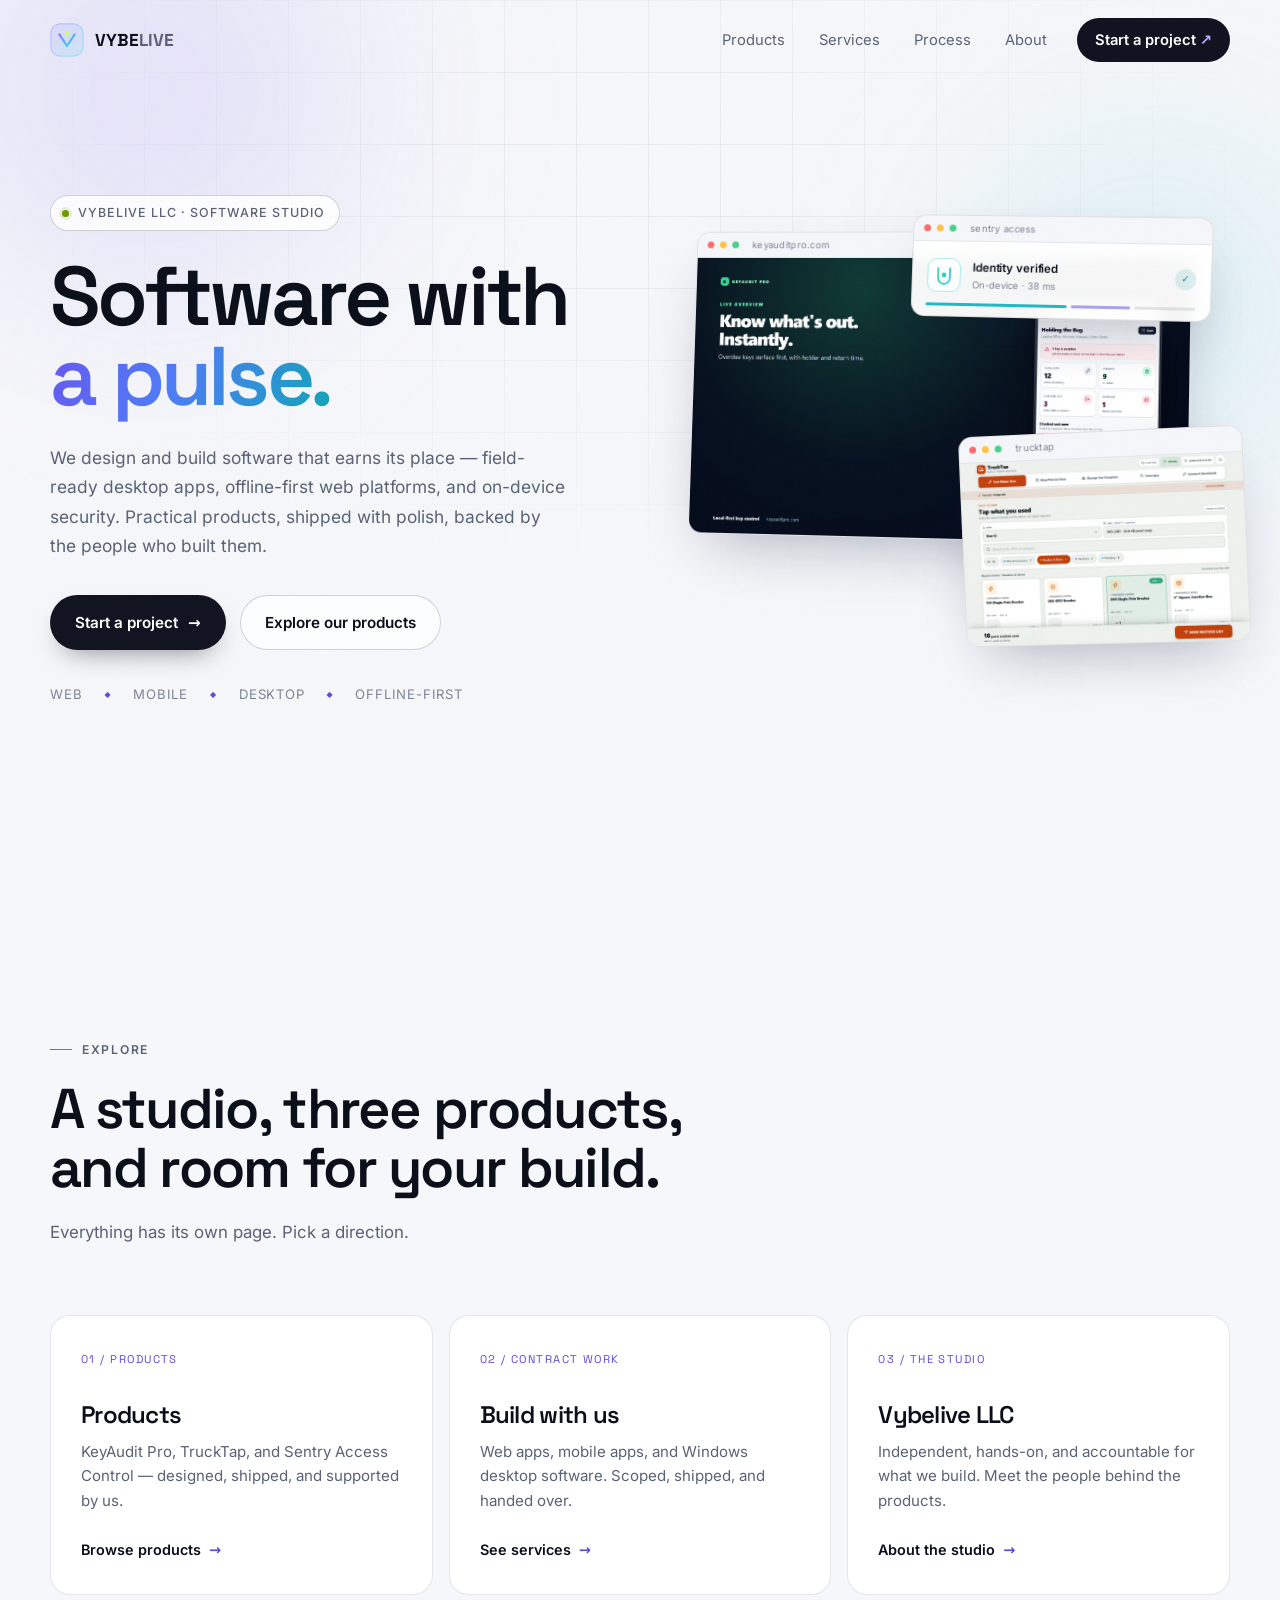
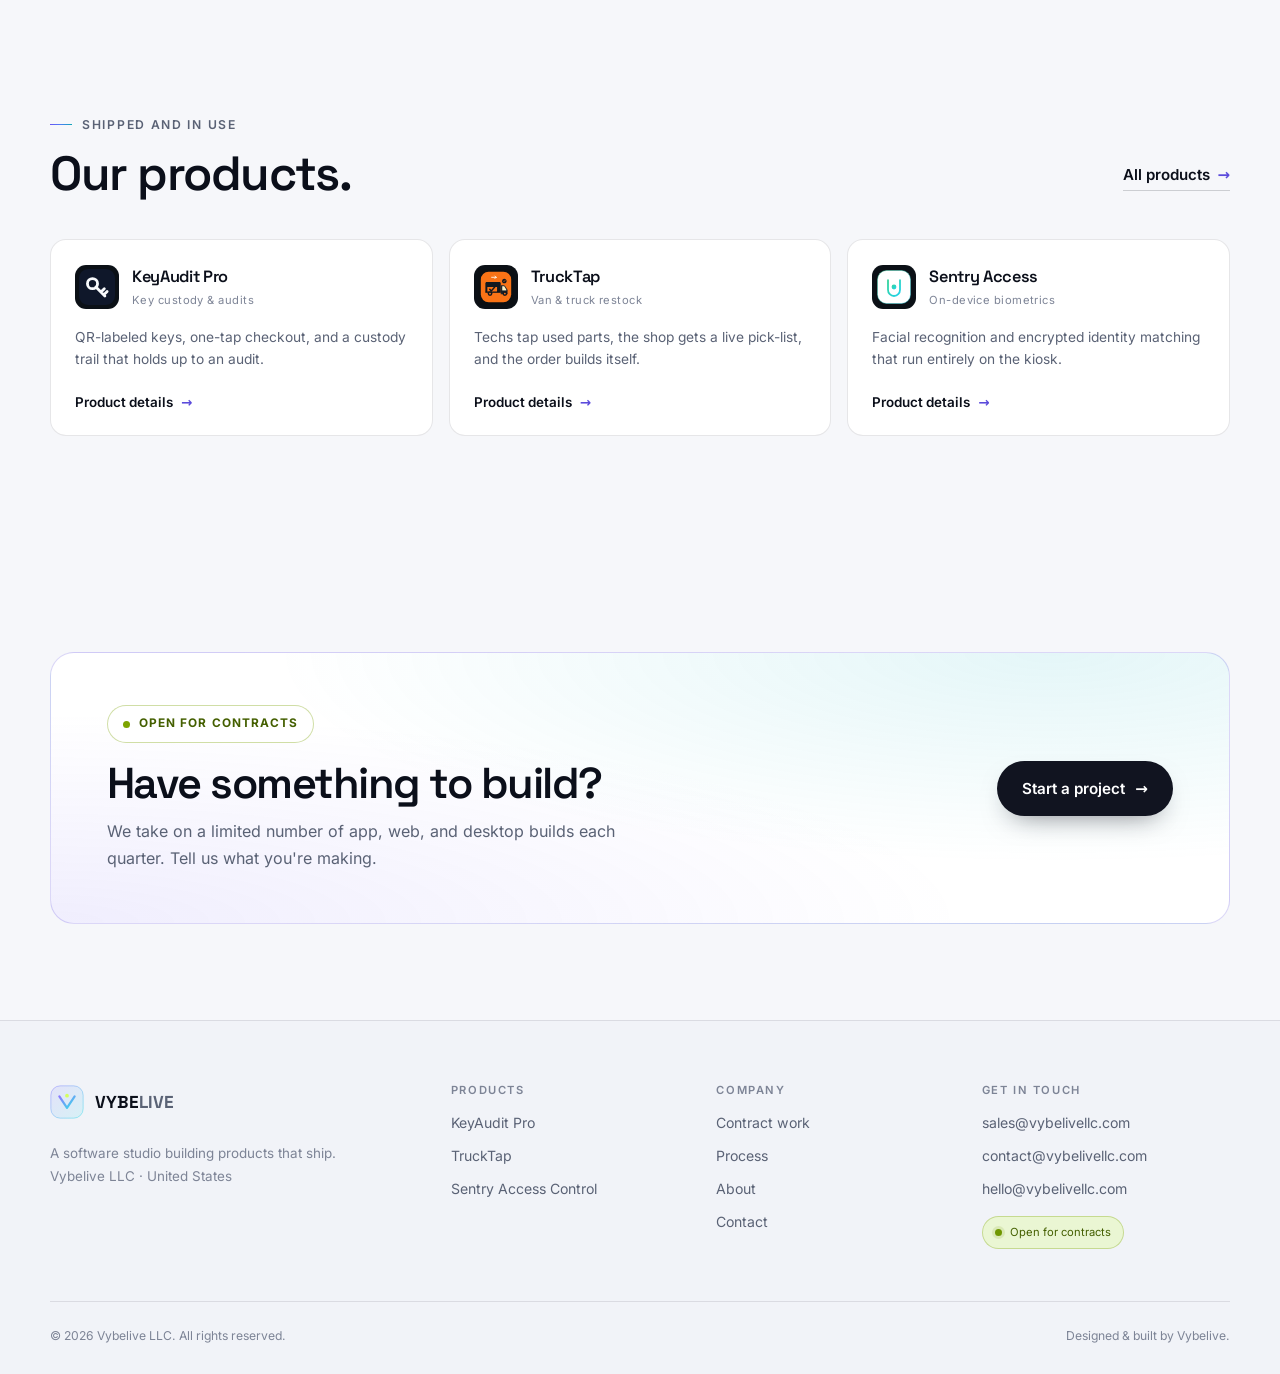
<file: index.html>
<!DOCTYPE html>
<html lang="en">
<head>
<meta charset="UTF-8" />
<meta name="viewport" content="width=device-width, initial-scale=1.0" />
<title>VYBELIVE — Software studio for products that ship</title>
<meta name="description" content="Vybelive LLC is a software studio building practical, polished products — KeyAudit Pro, TruckTap, and Sentry Access Control. Open for app, web, and desktop contracts." />
<meta name="theme-color" content="#f6f7fa" />
<link rel="icon" href="assets/favicon.svg" type="image/svg+xml" />
<link rel="apple-touch-icon" href="assets/vybelive-icon.jpg" />
<link rel="canonical" href="https://vybelivellc.com/" />

<meta property="og:type" content="website" />
<meta property="og:site_name" content="VYBELIVE" />
<meta property="og:title" content="VYBELIVE — Software studio for products that ship" />
<meta property="og:description" content="We build practical, polished software: KeyAudit Pro, TruckTap, and Sentry Access Control. Open for new contracts." />
<meta property="og:url" content="https://vybelivellc.com/" />
<meta property="og:image" content="https://vybelivellc.com/assets/og.png" />
<meta name="twitter:card" content="summary_large_image" />

<link rel="preload" href="fonts/Inter.woff2" as="font" type="font/woff2" crossorigin />
<link rel="preload" href="fonts/SpaceGrotesk.woff2" as="font" type="font/woff2" crossorigin />
<link rel="stylesheet" href="fonts/fonts.css" />
<link rel="stylesheet" href="styles.css" />

<script type="application/ld+json">
{
  "@context": "https://schema.org",
  "@type": "Organization",
  "name": "Vybelive LLC",
  "alternateName": "VYBELIVE",
  "url": "https://vybelivellc.com/",
  "description": "Software studio building web, mobile, and desktop products. Creators of KeyAudit Pro, TruckTap, and Sentry Access Control.",
  "email": "contact@vybelivellc.com",
  "makesOffer": [
    { "@type": "Offer", "itemOffered": { "@type": "Service", "name": "Custom web application development" } },
    { "@type": "Offer", "itemOffered": { "@type": "Service", "name": "Mobile app development" } },
    { "@type": "Offer", "itemOffered": { "@type": "Service", "name": "Desktop application development" } }
  ]
}
</script>
</head>
<body>
<a class="skip-link" href="#main">Skip to content</a>

<div class="noise" aria-hidden="true"></div>

<header class="site-header" id="top">
  <div class="container nav-wrap">
    <a class="brand" href="#top" aria-label="VYBELIVE home">
      <span class="brand-mark" aria-hidden="true">
        <svg viewBox="0 0 40 40" role="presentation">
          <defs>
            <linearGradient id="brandGrad" x1="0" y1="0" x2="1" y2="1">
              <stop offset="0" stop-color="#8b7bff"/>
              <stop offset="1" stop-color="#35e0e8"/>
            </linearGradient>
          </defs>
          <rect x="1" y="1" width="38" height="38" rx="11" fill="url(#brandGrad)" opacity=".14"/>
          <rect x="1" y="1" width="38" height="38" rx="11" fill="none" stroke="url(#brandGrad)" stroke-opacity=".55"/>
          <path d="M11 13.5 20 27l9-13.5" fill="none" stroke="url(#brandGrad)" stroke-width="2.6" stroke-linecap="round" stroke-linejoin="round"/>
          <circle cx="20" cy="12.5" r="2.2" fill="#d4ff5f"/>
        </svg>
      </span>
      <span class="brand-word">VYBE<span>LIVE</span></span>
    </a>

    <nav class="site-nav" id="site-nav" aria-label="Primary">
      <a href="products.html">Products</a>
      <a href="services.html">Services</a>
      <a href="process.html">Process</a>
      <a href="about.html">About</a>
      <a class="nav-cta" href="contact.html">Start a project <span aria-hidden="true">↗</span></a>
    </nav>

    <button class="nav-toggle" id="nav-toggle" aria-expanded="false" aria-controls="site-nav" aria-label="Open menu">
      <span></span><span></span>
    </button>
  </div>
</header>

<main id="main">

  <!-- HERO -->
  <section class="hero">
    <div class="hero-glow glow-a" aria-hidden="true"></div>
    <div class="hero-glow glow-b" aria-hidden="true"></div>
    <div class="hero-grid" aria-hidden="true"></div>

    <div class="container hero-inner">
      <div class="hero-copy">
        <p class="eyebrow reveal"><span class="status-dot" aria-hidden="true"></span> Vybelive LLC · Software studio</p>
        <h1 class="reveal">Software with<br /><span class="grad-text">a pulse.</span></h1>
        <p class="lede reveal">
          We design and build software that earns its place — field-ready desktop apps,
          offline-first web platforms, and on-device security. Practical products, shipped
          with polish, backed by the people who built them.
        </p>
        <div class="hero-actions reveal">
          <a class="btn btn-primary" href="contact.html">Start a project <span aria-hidden="true">→</span></a>
          <a class="btn btn-ghost" href="products.html">Explore our products</a>
        </div>
        <ul class="hero-proof reveal" aria-label="What we build">
          <li>Web</li>
          <li>Mobile</li>
          <li>Desktop</li>
          <li>Offline-first</li>
        </ul>
      </div>

      <div class="hero-stage reveal" aria-hidden="true">
        <div class="stage-card stage-main">
          <div class="stage-bar"><span></span><span></span><span></span><em>keyauditpro.com</em></div>
          <img src="assets/keyaudit-overdue.jpg" alt="" width="1280" height="720" loading="eager" />
        </div>
        <div class="stage-card stage-float stage-float-a">
          <div class="stage-bar"><span></span><span></span><span></span><em>trucktap</em></div>
          <img src="assets/trucktap-tech.png" alt="" width="1280" height="800" loading="eager" />
        </div>
        <div class="stage-card stage-float stage-float-b">
          <div class="stage-bar"><span></span><span></span><span></span><em>sentry access</em></div>
          <div class="sentry-mini">
            <img src="assets/sentry-logo.svg" alt="" width="48" height="48" />
            <div>
              <strong>Identity verified</strong>
              <small>On-device · 38 ms</small>
            </div>
            <span class="mini-check" aria-hidden="true">✓</span>
          </div>
          <div class="mini-bars"><i></i><i></i><i></i></div>
        </div>
      </div>
    </div>

    <div class="container">
      <div class="marquee reveal" aria-label="Capabilities">
        <div class="marquee-track">
          <span>Product engineering</span><i>◆</i>
          <span>React &amp; TypeScript</span><i>◆</i>
          <span>Electron for Windows</span><i>◆</i>
          <span>Offline-first architecture</span><i>◆</i>
          <span>On-device ML</span><i>◆</i>
          <span>Design systems</span><i>◆</i>
          <span>Product engineering</span><i>◆</i>
          <span>React &amp; TypeScript</span><i>◆</i>
          <span>Electron for Windows</span><i>◆</i>
          <span>Offline-first architecture</span><i>◆</i>
          <span>On-device ML</span><i>◆</i>
          <span>Design systems</span><i>◆</i>
        </div>
      </div>
    </div>
  </section>

  <!-- EXPLORE -->
  <section class="section home-explore" id="explore">
    <div class="container">
      <div class="section-head reveal">
        <p class="kicker">Explore</p>
        <h2>A studio, three products,<br />and room for your build.</h2>
        <p class="section-sub">Everything has its own page. Pick a direction.</p>
      </div>
      <div class="explore-grid">
        <a class="explore-card reveal" href="products.html">
          <span class="explore-num">01 / PRODUCTS</span>
          <h3>Products</h3>
          <p>KeyAudit Pro, TruckTap, and Sentry Access Control — designed, shipped, and supported by us.</p>
          <span class="explore-link">Browse products <span aria-hidden="true">→</span></span>
        </a>
        <a class="explore-card reveal" href="services.html">
          <span class="explore-num">02 / CONTRACT WORK</span>
          <h3>Build with us</h3>
          <p>Web apps, mobile apps, and Windows desktop software. Scoped, shipped, and handed over.</p>
          <span class="explore-link">See services <span aria-hidden="true">→</span></span>
        </a>
        <a class="explore-card reveal" href="about.html">
          <span class="explore-num">03 / THE STUDIO</span>
          <h3>Vybelive LLC</h3>
          <p>Independent, hands-on, and accountable for what we build. Meet the people behind the products.</p>
          <span class="explore-link">About the studio <span aria-hidden="true">→</span></span>
        </a>
      </div>
    </div>
  </section>

  <!-- FEATURED PRODUCTS -->
  <section class="section home-products">
    <div class="container">
      <div class="home-products-head reveal">
        <div>
          <p class="kicker">Shipped and in use</p>
          <h2>Our products.</h2>
        </div>
        <a class="text-link" href="products.html">All products <span aria-hidden="true">→</span></a>
      </div>
      <div class="mini-products">
        <a class="mini-product reveal" href="keyaudit-pro.html">
          <span class="mini-product-top">
            <span class="mini-icon"><img src="assets/keyaudit-icon.svg" alt="" width="34" height="34" /></span>
            <span><strong>KeyAudit Pro</strong><small>Key custody &amp; audits</small></span>
          </span>
          <p>QR-labeled keys, one-tap checkout, and a custody trail that holds up to an audit.</p>
          <span class="explore-link">Product details <span aria-hidden="true">→</span></span>
        </a>
        <a class="mini-product reveal" href="trucktap.html">
          <span class="mini-product-top">
            <span class="mini-icon"><img src="assets/trucktap-icon.svg" alt="" width="34" height="34" /></span>
            <span><strong>TruckTap</strong><small>Van &amp; truck restock</small></span>
          </span>
          <p>Techs tap used parts, the shop gets a live pick-list, and the order builds itself.</p>
          <span class="explore-link">Product details <span aria-hidden="true">→</span></span>
        </a>
        <a class="mini-product reveal" href="sentry-access.html">
          <span class="mini-product-top">
            <span class="mini-icon"><img src="assets/sentry-logo.svg" alt="" width="34" height="34" /></span>
            <span><strong>Sentry Access</strong><small>On-device biometrics</small></span>
          </span>
          <p>Facial recognition and encrypted identity matching that run entirely on the kiosk.</p>
          <span class="explore-link">Product details <span aria-hidden="true">→</span></span>
        </a>
      </div>
    </div>
  </section>

  <!-- CTA -->
  <section class="page-section">
    <div class="container">
      <div class="cta-band reveal">
        <div>
          <div class="contract-badge" style="margin-bottom:18px"><span class="pulse-ring" aria-hidden="true"></span> Open for contracts</div>
          <h2>Have something to build?</h2>
          <p>We take on a limited number of app, web, and desktop builds each quarter. Tell us what you're making.</p>
        </div>
        <a class="btn btn-primary" href="contact.html">Start a project <span aria-hidden="true">→</span></a>
      </div>
    </div>
  </section>
</main>

<footer class="site-footer">
  <div class="container footer-inner">
    <div class="footer-brand">
      <a class="brand" href="#top" aria-label="VYBELIVE home">
        <span class="brand-mark" aria-hidden="true">
          <svg viewBox="0 0 40 40" role="presentation">
            <rect x="1" y="1" width="38" height="38" rx="11" fill="url(#brandGrad)" opacity=".14"/>
            <rect x="1" y="1" width="38" height="38" rx="11" fill="none" stroke="url(#brandGrad)" stroke-opacity=".55"/>
            <path d="M11 13.5 20 27l9-13.5" fill="none" stroke="url(#brandGrad)" stroke-width="2.6" stroke-linecap="round" stroke-linejoin="round"/>
            <circle cx="20" cy="12.5" r="2.2" fill="#d4ff5f"/>
          </svg>
        </span>
        <span class="brand-word">VYBE<span>LIVE</span></span>
      </a>
      <p>A software studio building products that ship.<br />Vybelive LLC · United States</p>
    </div>

    <nav class="footer-col" aria-label="Products">
      <h4>Products</h4>
      <a href="keyaudit-pro.html">KeyAudit Pro</a>
      <a href="trucktap.html">TruckTap</a>
      <a href="sentry-access.html">Sentry Access Control</a>
    </nav>

    <nav class="footer-col" aria-label="Company">
      <h4>Company</h4>
      <a href="services.html">Contract work</a>
      <a href="process.html">Process</a>
      <a href="about.html">About</a>
      <a href="contact.html">Contact</a>
    </nav>

    <div class="footer-col">
      <h4>Get in touch</h4>
      <a href="mailto:sales@vybelivellc.com">sales@vybelivellc.com</a>
      <a href="mailto:contact@vybelivellc.com">contact@vybelivellc.com</a>
      <a href="mailto:hello@vybelivellc.com">hello@vybelivellc.com</a>
      
      <span class="footer-status"><span class="status-dot" aria-hidden="true"></span> Open for contracts</span>
    </div>
  </div>
  <div class="container footer-bottom">
    <p>&copy; <span id="year">2026</span> Vybelive LLC. All rights reserved.</p>
    <p>Designed &amp; built by Vybelive.</p>
  </div>
</footer>

<script src="main.js"></script>
</body>
</html>
</file>
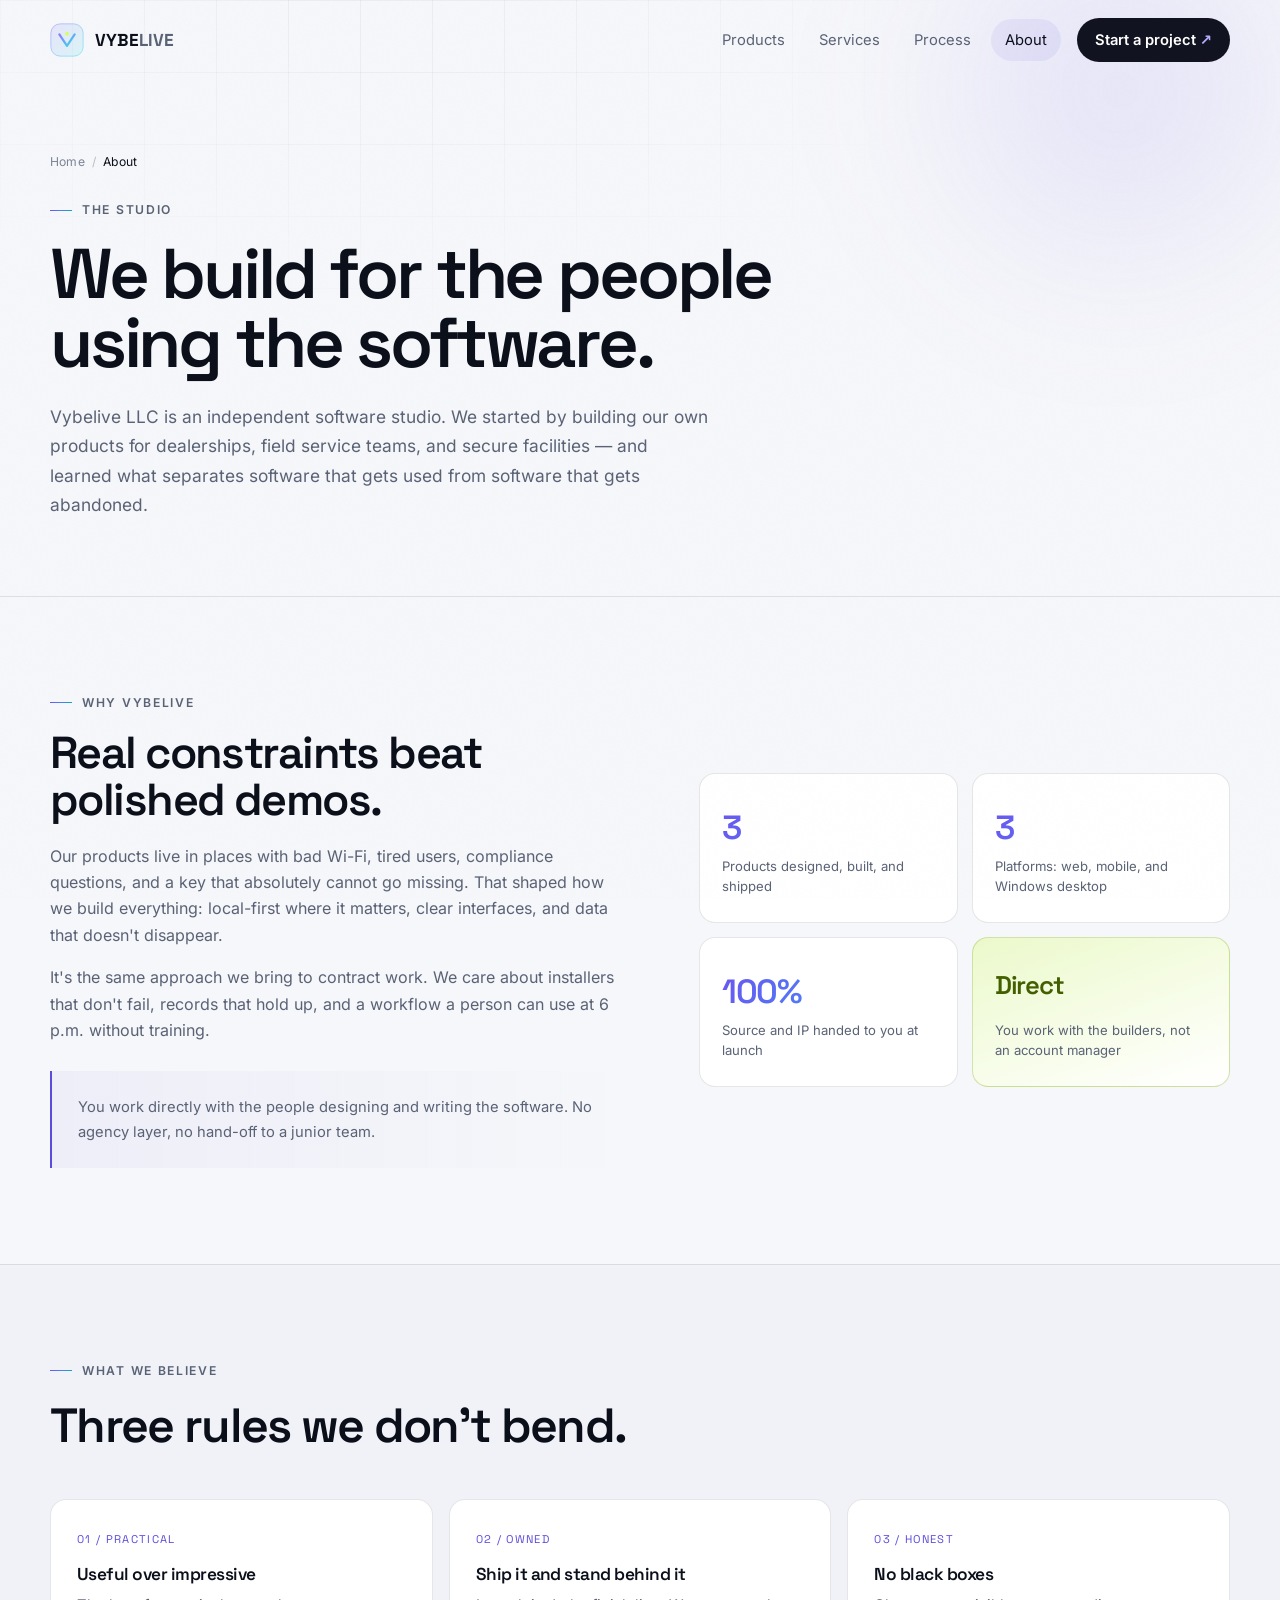
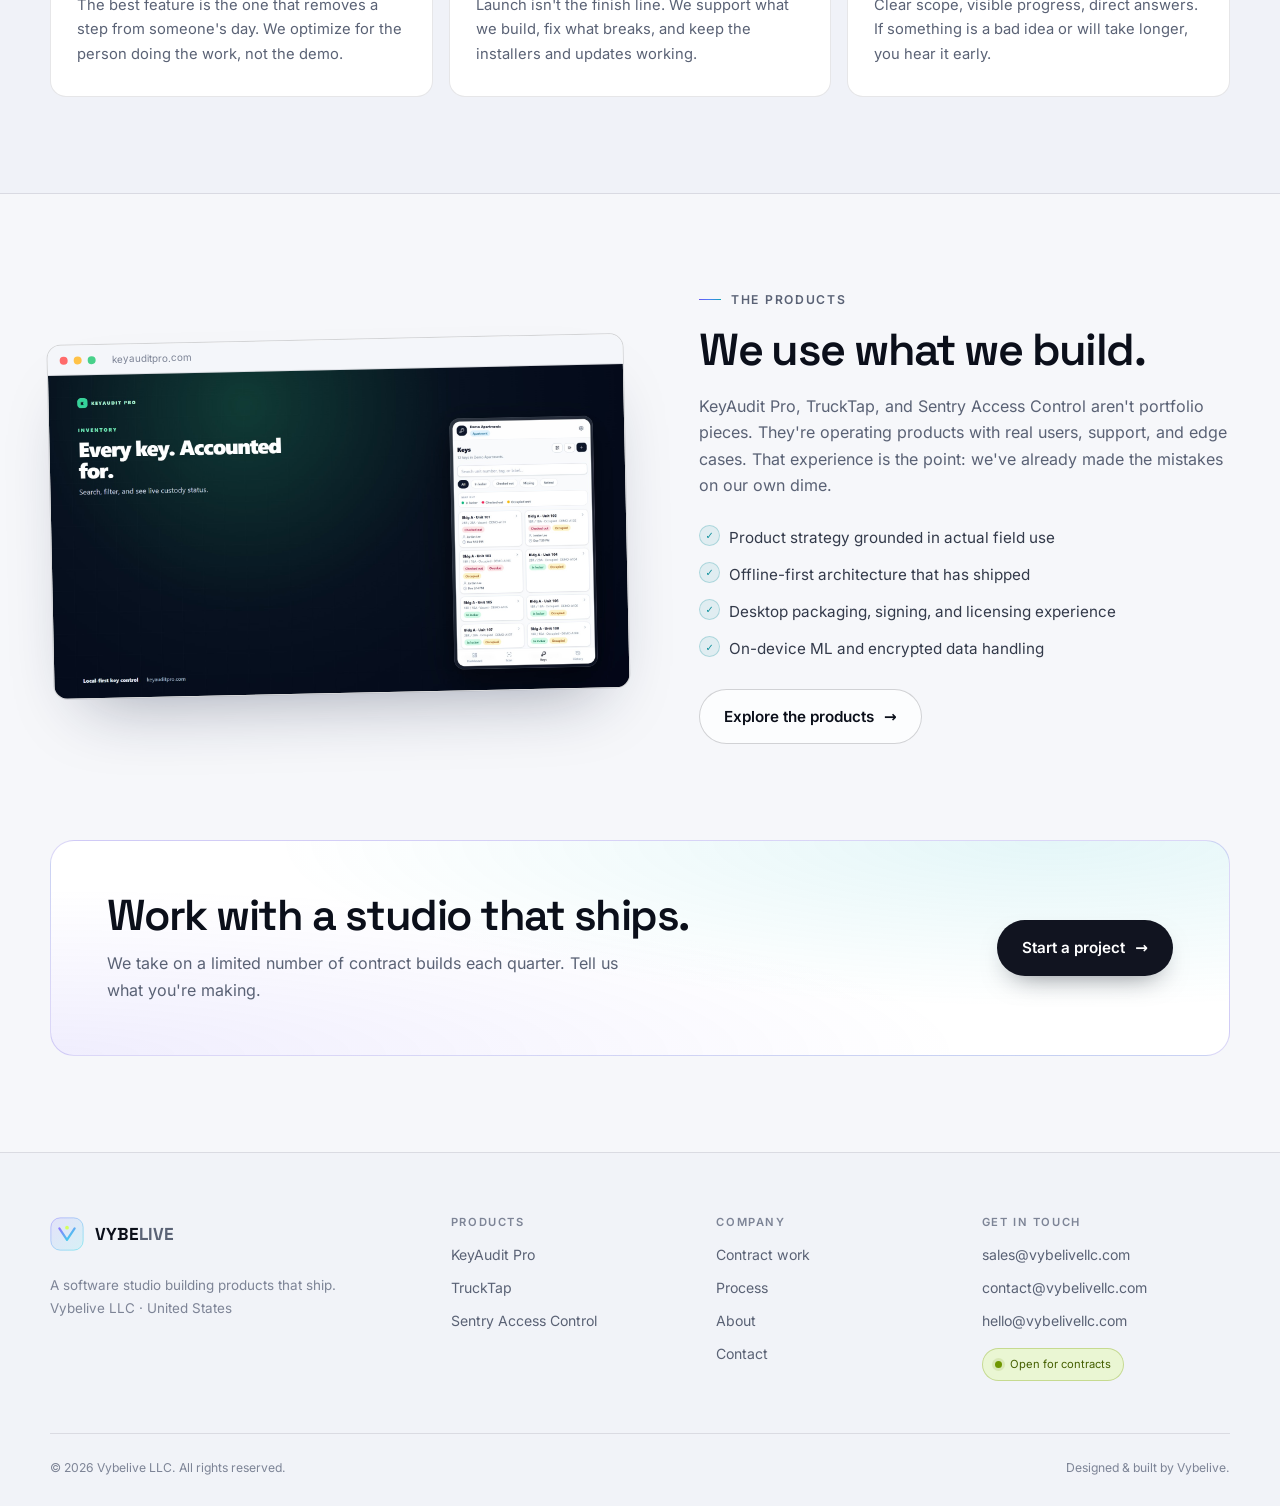
<file: about.html>
<!DOCTYPE html>
<html lang="en">
<head>
<meta charset="UTF-8" />
<meta name="viewport" content="width=device-width, initial-scale=1.0" />
<title>About — VYBELIVE</title>
<meta name="description" content="Vybelive LLC is an independent software studio building practical products and contract software for web, mobile, and Windows desktop." />
<meta name="theme-color" content="#f6f7fa" />
<link rel="icon" href="assets/favicon.svg" type="image/svg+xml" />
<link rel="apple-touch-icon" href="assets/vybelive-icon.jpg" />
<link rel="canonical" href="https://vybelivellc.com/about.html" />
<meta property="og:type" content="website" />
<meta property="og:title" content="About — VYBELIVE" />
<meta property="og:description" content="An independent software studio building practical products and contract software." />
<meta property="og:image" content="https://vybelivellc.com/assets/og.png" />
<link rel="preload" href="fonts/Inter.woff2" as="font" type="font/woff2" crossorigin />
<link rel="preload" href="fonts/SpaceGrotesk.woff2" as="font" type="font/woff2" crossorigin />
<link rel="stylesheet" href="fonts/fonts.css" />
<link rel="stylesheet" href="styles.css" />
</head>
<body>
<a class="skip-link" href="#main">Skip to content</a>
<div class="noise" aria-hidden="true"></div>

<header class="site-header">
  <div class="container nav-wrap">
    <a class="brand" href="index.html" aria-label="VYBELIVE home">
      <span class="brand-mark" aria-hidden="true">
        <svg viewBox="0 0 40 40" role="presentation">
          <defs><linearGradient id="brandGrad" x1="0" y1="0" x2="1" y2="1"><stop offset="0" stop-color="#8b7bff"/><stop offset="1" stop-color="#35e0e8"/></linearGradient></defs>
          <rect x="1" y="1" width="38" height="38" rx="11" fill="url(#brandGrad)" opacity=".14"/>
          <rect x="1" y="1" width="38" height="38" rx="11" fill="none" stroke="url(#brandGrad)" stroke-opacity=".55"/>
          <path d="M11 13.5 20 27l9-13.5" fill="none" stroke="url(#brandGrad)" stroke-width="2.6" stroke-linecap="round" stroke-linejoin="round"/>
          <circle cx="20" cy="12.5" r="2.2" fill="#d4ff5f"/>
        </svg>
      </span>
      <span class="brand-word">VYBE<span>LIVE</span></span>
    </a>
    <nav class="site-nav" id="site-nav" aria-label="Primary">
      <a href="products.html">Products</a>
      <a href="services.html">Services</a>
      <a href="process.html">Process</a>
      <a class="active" href="about.html">About</a>
      <a class="nav-cta" href="contact.html">Start a project <span aria-hidden="true">↗</span></a>
    </nav>
    <button class="nav-toggle" id="nav-toggle" aria-expanded="false" aria-controls="site-nav" aria-label="Open menu"><span></span><span></span></button>
  </div>
</header>

<main id="main">
  <section class="page-hero">
    <div class="container">
      <nav class="breadcrumb" aria-label="Breadcrumb">
        <a href="index.html">Home</a><span class="sep">/</span><span aria-current="page">About</span>
      </nav>
      <p class="kicker">The studio</p>
      <h1>We build for the people<br />using the software.</h1>
      <p class="lede">
        Vybelive LLC is an independent software studio. We started by building our own
        products for dealerships, field service teams, and secure facilities — and learned
        what separates software that gets used from software that gets abandoned.
      </p>
    </div>
  </section>

  <section class="page-section">
    <div class="container">
      <div class="split">
        <div class="split-copy">
          <p class="kicker">Why Vybelive</p>
          <h2>Real constraints beat polished demos.</h2>
          <p>
            Our products live in places with bad Wi-Fi, tired users, compliance questions,
            and a key that absolutely cannot go missing. That shaped how we build everything:
            local-first where it matters, clear interfaces, and data that doesn't disappear.
          </p>
          <p>
            It's the same approach we bring to contract work. We care about installers that
            don't fail, records that hold up, and a workflow a person can use at 6 p.m.
            without training.
          </p>
          <div class="team-note">
            <p>You work directly with the people designing and writing the software. No agency layer, no hand-off to a junior team.</p>
          </div>
        </div>
        <div class="split-visual">
          <div class="about-stats">
            <div class="stat-card"><strong>3</strong><span>Products designed, built, and shipped</span></div>
            <div class="stat-card"><strong>3</strong><span>Platforms: web, mobile, and Windows desktop</span></div>
            <div class="stat-card"><strong>100%</strong><span>Source and IP handed to you at launch</span></div>
            <div class="stat-card accent"><strong>Direct</strong><span>You work with the builders, not an account manager</span></div>
          </div>
        </div>
      </div>
    </div>
  </section>

  <section class="page-section tint">
    <div class="container">
      <div class="section-head">
        <p class="kicker">What we believe</p>
        <h2>Three rules we don't bend.</h2>
      </div>
      <div class="values-grid">
        <article class="value-card">
          <span class="value-mark">01 / PRACTICAL</span>
          <h3>Useful over impressive</h3>
          <p>The best feature is the one that removes a step from someone's day. We optimize for the person doing the work, not the demo.</p>
        </article>
        <article class="value-card">
          <span class="value-mark">02 / OWNED</span>
          <h3>Ship it and stand behind it</h3>
          <p>Launch isn't the finish line. We support what we build, fix what breaks, and keep the installers and updates working.</p>
        </article>
        <article class="value-card">
          <span class="value-mark">03 / HONEST</span>
          <h3>No black boxes</h3>
          <p>Clear scope, visible progress, direct answers. If something is a bad idea or will take longer, you hear it early.</p>
        </article>
      </div>
    </div>
  </section>

  <section class="page-section">
    <div class="container">
      <div class="split reverse">
        <div class="split-copy">
          <p class="kicker">The products</p>
          <h2>We use what we build.</h2>
          <p>
            KeyAudit Pro, TruckTap, and Sentry Access Control aren't portfolio pieces.
            They're operating products with real users, support, and edge cases. That
            experience is the point: we've already made the mistakes on our own dime.
          </p>
          <ul class="check-list">
            <li>Product strategy grounded in actual field use</li>
            <li>Offline-first architecture that has shipped</li>
            <li>Desktop packaging, signing, and licensing experience</li>
            <li>On-device ML and encrypted data handling</li>
          </ul>
          <div class="hero-actions" style="margin-top:28px">
            <a class="btn btn-ghost" href="products.html">Explore the products <span aria-hidden="true">→</span></a>
          </div>
        </div>
        <div class="split-visual">
          <div class="browser-frame">
            <div class="browser-bar"><span></span><span></span><span></span><em>keyauditpro.com</em></div>
            <img src="assets/keyaudit-inventory.jpg" alt="KeyAudit Pro product interface" width="1920" height="1080" loading="lazy" />
          </div>
        </div>
      </div>
    </div>
  </section>

  <section class="page-section" style="padding-top:0">
    <div class="container">
      <div class="cta-band">
        <div>
          <h2>Work with a studio that ships.</h2>
          <p>We take on a limited number of contract builds each quarter. Tell us what you're making.</p>
        </div>
        <a class="btn btn-primary" href="contact.html">Start a project <span aria-hidden="true">→</span></a>
      </div>
    </div>
  </section>
</main>

<footer class="site-footer">
  <div class="container footer-inner">
    <div class="footer-brand">
      <a class="brand" href="index.html" aria-label="VYBELIVE home">
        <span class="brand-mark" aria-hidden="true">
          <svg viewBox="0 0 40 40" role="presentation">
            <rect x="1" y="1" width="38" height="38" rx="11" fill="url(#brandGrad)" opacity=".14"/>
            <rect x="1" y="1" width="38" height="38" rx="11" fill="none" stroke="url(#brandGrad)" stroke-opacity=".55"/>
            <path d="M11 13.5 20 27l9-13.5" fill="none" stroke="url(#brandGrad)" stroke-width="2.6" stroke-linecap="round" stroke-linejoin="round"/>
            <circle cx="20" cy="12.5" r="2.2" fill="#d4ff5f"/>
          </svg>
        </span>
        <span class="brand-word">VYBE<span>LIVE</span></span>
      </a>
      <p>A software studio building products that ship.<br />Vybelive LLC · United States</p>
    </div>
    <nav class="footer-col" aria-label="Products">
      <h4>Products</h4>
      <a href="keyaudit-pro.html">KeyAudit Pro</a>
      <a href="trucktap.html">TruckTap</a>
      <a href="sentry-access.html">Sentry Access Control</a>
    </nav>
    <nav class="footer-col" aria-label="Company">
      <h4>Company</h4>
      <a href="services.html">Contract work</a>
      <a href="process.html">Process</a>
      <a href="about.html">About</a>
      <a href="contact.html">Contact</a>
    </nav>
    <div class="footer-col">
      <h4>Get in touch</h4>
      <a href="mailto:sales@vybelivellc.com">sales@vybelivellc.com</a>
      <a href="mailto:contact@vybelivellc.com">contact@vybelivellc.com</a>
      <a href="mailto:hello@vybelivellc.com">hello@vybelivellc.com</a>
      
      <span class="footer-status"><span class="status-dot" aria-hidden="true"></span> Open for contracts</span>
    </div>
  </div>
  <div class="container footer-bottom">
    <p>&copy; <span id="year">2026</span> Vybelive LLC. All rights reserved.</p>
    <p>Designed &amp; built by Vybelive.</p>
  </div>
</footer>
<script src="main.js"></script>
</body>
</html>
</file>
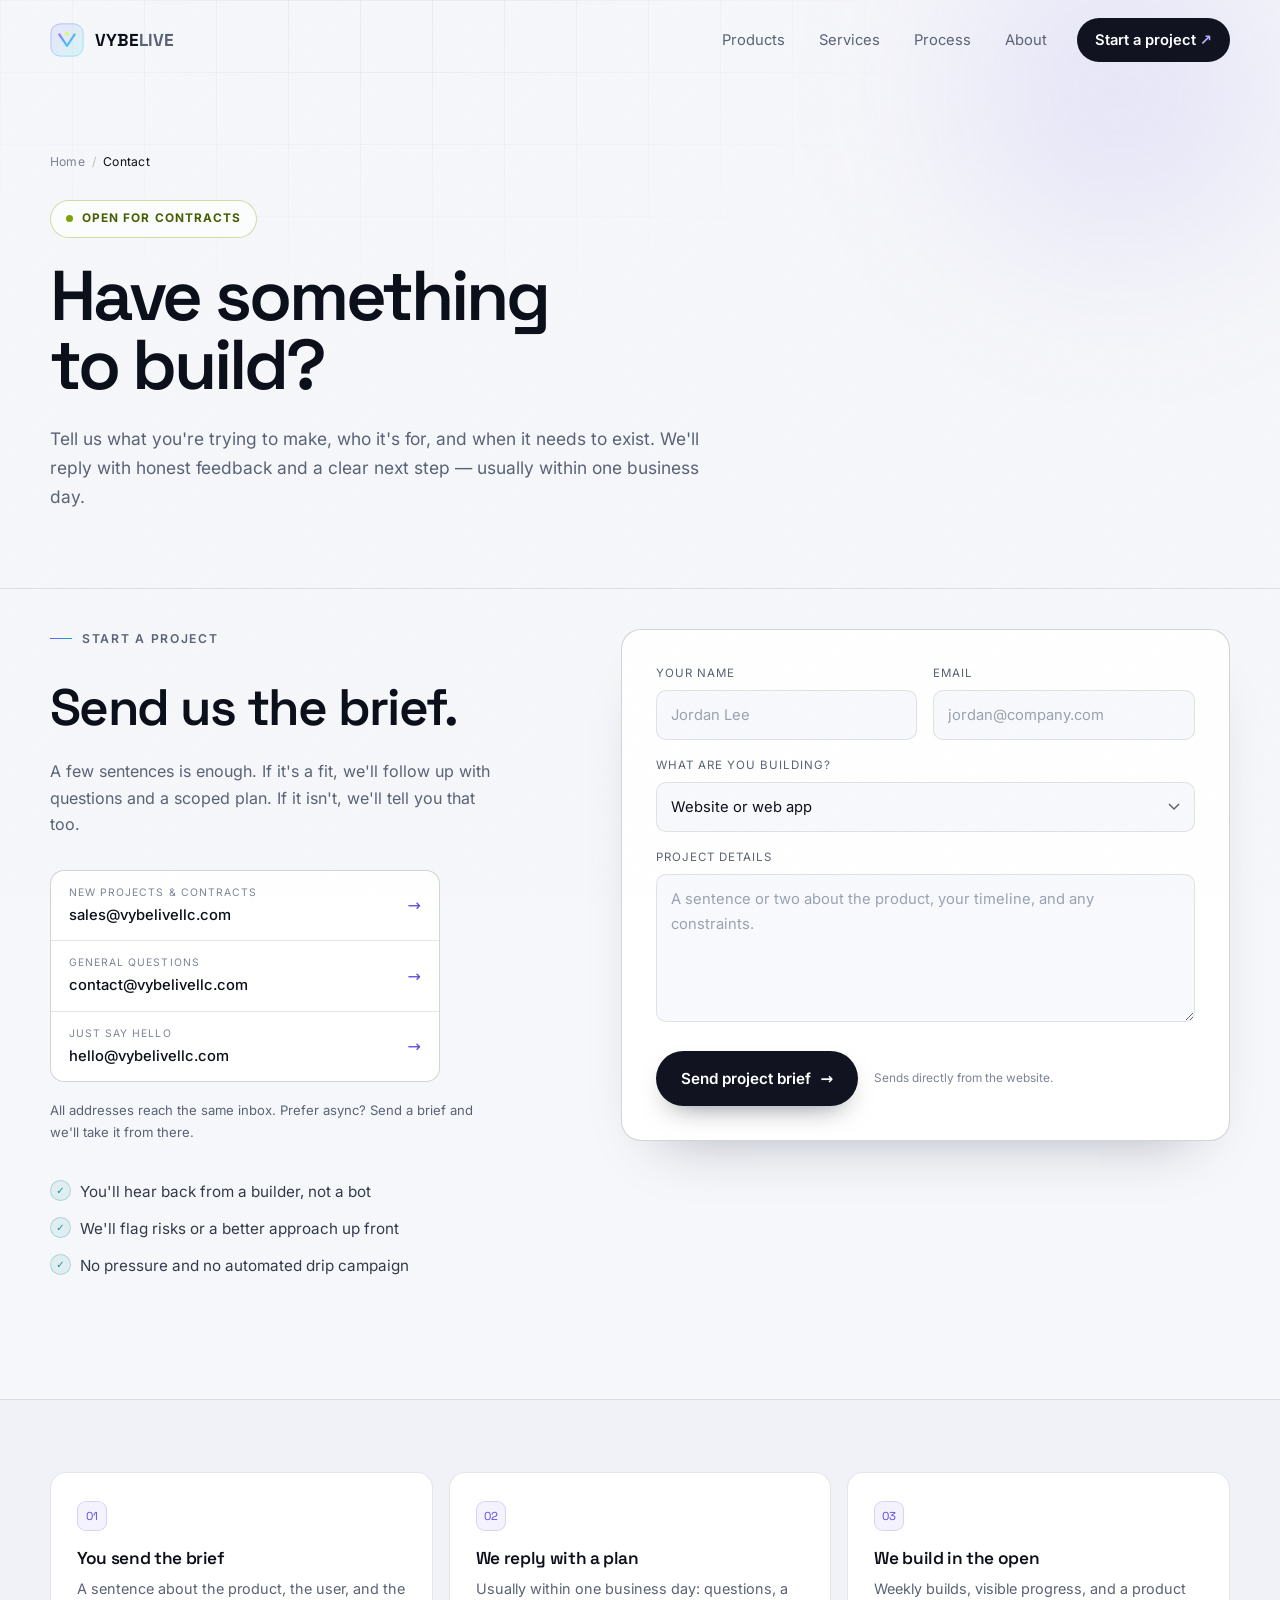
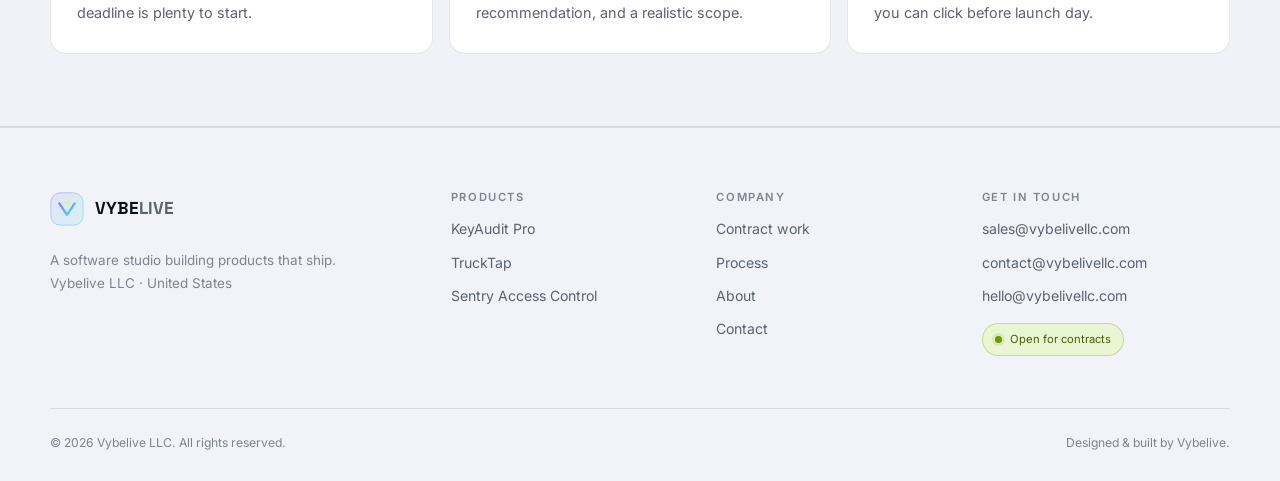
<file: contact.html>
<!DOCTYPE html>
<html lang="en">
<head>
<meta charset="UTF-8" />
<meta name="viewport" content="width=device-width, initial-scale=1.0" />
<title>Start a project — VYBELIVE</title>
<meta name="description" content="Tell Vybelive about your app, website, or desktop software project. We'll reply with honest feedback and a clear next step, usually within one business day." />
<meta name="theme-color" content="#f6f7fa" />
<link rel="icon" href="assets/favicon.svg" type="image/svg+xml" />
<link rel="apple-touch-icon" href="assets/vybelive-icon.jpg" />
<link rel="canonical" href="https://vybelivellc.com/contact.html" />
<meta property="og:type" content="website" />
<meta property="og:title" content="Start a project — VYBELIVE" />
<meta property="og:description" content="Tell us what you're building. We'll reply with honest feedback and a clear next step." />
<meta property="og:image" content="https://vybelivellc.com/assets/og.png" />
<link rel="preload" href="fonts/Inter.woff2" as="font" type="font/woff2" crossorigin />
<link rel="preload" href="fonts/SpaceGrotesk.woff2" as="font" type="font/woff2" crossorigin />
<link rel="stylesheet" href="fonts/fonts.css" />
<link rel="stylesheet" href="styles.css" />
</head>
<body>
<a class="skip-link" href="#main">Skip to content</a>
<div class="noise" aria-hidden="true"></div>

<header class="site-header">
  <div class="container nav-wrap">
    <a class="brand" href="index.html" aria-label="VYBELIVE home">
      <span class="brand-mark" aria-hidden="true">
        <svg viewBox="0 0 40 40" role="presentation">
          <defs><linearGradient id="brandGrad" x1="0" y1="0" x2="1" y2="1"><stop offset="0" stop-color="#8b7bff"/><stop offset="1" stop-color="#35e0e8"/></linearGradient></defs>
          <rect x="1" y="1" width="38" height="38" rx="11" fill="url(#brandGrad)" opacity=".14"/>
          <rect x="1" y="1" width="38" height="38" rx="11" fill="none" stroke="url(#brandGrad)" stroke-opacity=".55"/>
          <path d="M11 13.5 20 27l9-13.5" fill="none" stroke="url(#brandGrad)" stroke-width="2.6" stroke-linecap="round" stroke-linejoin="round"/>
          <circle cx="20" cy="12.5" r="2.2" fill="#d4ff5f"/>
        </svg>
      </span>
      <span class="brand-word">VYBE<span>LIVE</span></span>
    </a>
    <nav class="site-nav" id="site-nav" aria-label="Primary">
      <a href="products.html">Products</a>
      <a href="services.html">Services</a>
      <a href="process.html">Process</a>
      <a href="about.html">About</a>
      <a class="nav-cta" href="contact.html">Start a project <span aria-hidden="true">↗</span></a>
    </nav>
    <button class="nav-toggle" id="nav-toggle" aria-expanded="false" aria-controls="site-nav" aria-label="Open menu"><span></span><span></span></button>
  </div>
</header>

<main id="main">
  <section class="page-hero">
    <div class="container">
      <nav class="breadcrumb" aria-label="Breadcrumb">
        <a href="index.html">Home</a><span class="sep">/</span><span aria-current="page">Contact</span>
      </nav>
      <div class="contract-badge" style="margin-bottom:24px"><span class="pulse-ring" aria-hidden="true"></span> Open for contracts</div>
      <h1>Have something<br />to build?</h1>
      <p class="lede">
        Tell us what you're trying to make, who it's for, and when it needs to exist.
        We'll reply with honest feedback and a clear next step — usually within one business day.
      </p>
    </div>
  </section>

  <section class="page-contact">
    <div class="container contact-inner">
      <div class="contact-copy">
        <p class="kicker">Start a project</p>
        <h2>Send us the brief.</h2>
        <p>
          A few sentences is enough. If it's a fit, we'll follow up with questions and a
          scoped plan. If it isn't, we'll tell you that too.
        </p>
        <div class="email-directory">
          <a href="mailto:sales@vybelivellc.com?subject=Project%20inquiry">
            <span><small>New projects &amp; contracts</small><strong>sales@vybelivellc.com</strong></span>
            <span class="arrow" aria-hidden="true">→</span>
          </a>
          <a href="mailto:contact@vybelivellc.com">
            <span><small>General questions</small><strong>contact@vybelivellc.com</strong></span>
            <span class="arrow" aria-hidden="true">→</span>
          </a>
          <a href="mailto:hello@vybelivellc.com">
            <span><small>Just say hello</small><strong>hello@vybelivellc.com</strong></span>
            <span class="arrow" aria-hidden="true">→</span>
          </a>
        </div>
        <p class="contact-note">All addresses reach the same inbox. Prefer async? Send a brief and we'll take it from there.</p>

        <ul class="check-list" style="margin-top:36px">
          <li>You'll hear back from a builder, not a bot</li>
          <li>We'll flag risks or a better approach up front</li>
          <li>No pressure and no automated drip campaign</li>
        </ul>
      </div>

      <form class="contact-form" id="contact-form" novalidate>
        <div class="hp-field" aria-hidden="true">
          <label for="company">Company</label>
          <input id="company" name="company" type="text" tabindex="-1" autocomplete="off" />
        </div>
        <div class="field-row">
          <div class="field">
            <label for="name">Your name</label>
            <input id="name" name="name" type="text" autocomplete="name" placeholder="Jordan Lee" required />
          </div>
          <div class="field">
            <label for="email">Email</label>
            <input id="email" name="email" type="email" autocomplete="email" placeholder="jordan@company.com" required />
          </div>
        </div>
        <div class="field">
          <label for="project">What are you building?</label>
          <select id="project" name="project">
            <option>Website or web app</option>
            <option>Mobile app</option>
            <option>Desktop app</option>
            <option>Offline-first / sync system</option>
            <option>AI or computer vision feature</option>
            <option>Rescue an existing project</option>
            <option>Something else</option>
          </select>
        </div>
        <div class="field">
          <label for="message">Project details</label>
          <textarea id="message" name="message" rows="5" placeholder="A sentence or two about the product, your timeline, and any constraints." required></textarea>
        </div>
        <div class="form-foot">
          <button class="btn btn-primary" type="submit">Send project brief <span aria-hidden="true">→</span></button>
          <p class="form-hint" id="form-hint" role="status">Sends directly from the website.</p>
        </div>
      </form>
    </div>
  </section>

  <section class="page-section tint" style="padding-top:72px;padding-bottom:72px">
    <div class="container">
      <div class="detail-grid">
        <article class="detail-card">
          <span class="detail-num">01</span>
          <h3>You send the brief</h3>
          <p>A sentence about the product, the user, and the deadline is plenty to start.</p>
        </article>
        <article class="detail-card">
          <span class="detail-num">02</span>
          <h3>We reply with a plan</h3>
          <p>Usually within one business day: questions, a recommendation, and a realistic scope.</p>
        </article>
        <article class="detail-card">
          <span class="detail-num">03</span>
          <h3>We build in the open</h3>
          <p>Weekly builds, visible progress, and a product you can click before launch day.</p>
        </article>
      </div>
    </div>
  </section>
</main>

<footer class="site-footer">
  <div class="container footer-inner">
    <div class="footer-brand">
      <a class="brand" href="index.html" aria-label="VYBELIVE home">
        <span class="brand-mark" aria-hidden="true">
          <svg viewBox="0 0 40 40" role="presentation">
            <rect x="1" y="1" width="38" height="38" rx="11" fill="url(#brandGrad)" opacity=".14"/>
            <rect x="1" y="1" width="38" height="38" rx="11" fill="none" stroke="url(#brandGrad)" stroke-opacity=".55"/>
            <path d="M11 13.5 20 27l9-13.5" fill="none" stroke="url(#brandGrad)" stroke-width="2.6" stroke-linecap="round" stroke-linejoin="round"/>
            <circle cx="20" cy="12.5" r="2.2" fill="#d4ff5f"/>
          </svg>
        </span>
        <span class="brand-word">VYBE<span>LIVE</span></span>
      </a>
      <p>A software studio building products that ship.<br />Vybelive LLC · United States</p>
    </div>
    <nav class="footer-col" aria-label="Products">
      <h4>Products</h4>
      <a href="keyaudit-pro.html">KeyAudit Pro</a>
      <a href="trucktap.html">TruckTap</a>
      <a href="sentry-access.html">Sentry Access Control</a>
    </nav>
    <nav class="footer-col" aria-label="Company">
      <h4>Company</h4>
      <a href="services.html">Contract work</a>
      <a href="process.html">Process</a>
      <a href="about.html">About</a>
      <a href="contact.html">Contact</a>
    </nav>
    <div class="footer-col">
      <h4>Get in touch</h4>
      <a href="mailto:sales@vybelivellc.com">sales@vybelivellc.com</a>
      <a href="mailto:contact@vybelivellc.com">contact@vybelivellc.com</a>
      <a href="mailto:hello@vybelivellc.com">hello@vybelivellc.com</a>
      
      <span class="footer-status"><span class="status-dot" aria-hidden="true"></span> Open for contracts</span>
    </div>
  </div>
  <div class="container footer-bottom">
    <p>&copy; <span id="year">2026</span> Vybelive LLC. All rights reserved.</p>
    <p>Designed &amp; built by Vybelive.</p>
  </div>
</footer>
<script src="main.js"></script>
</body>
</html>
</file>
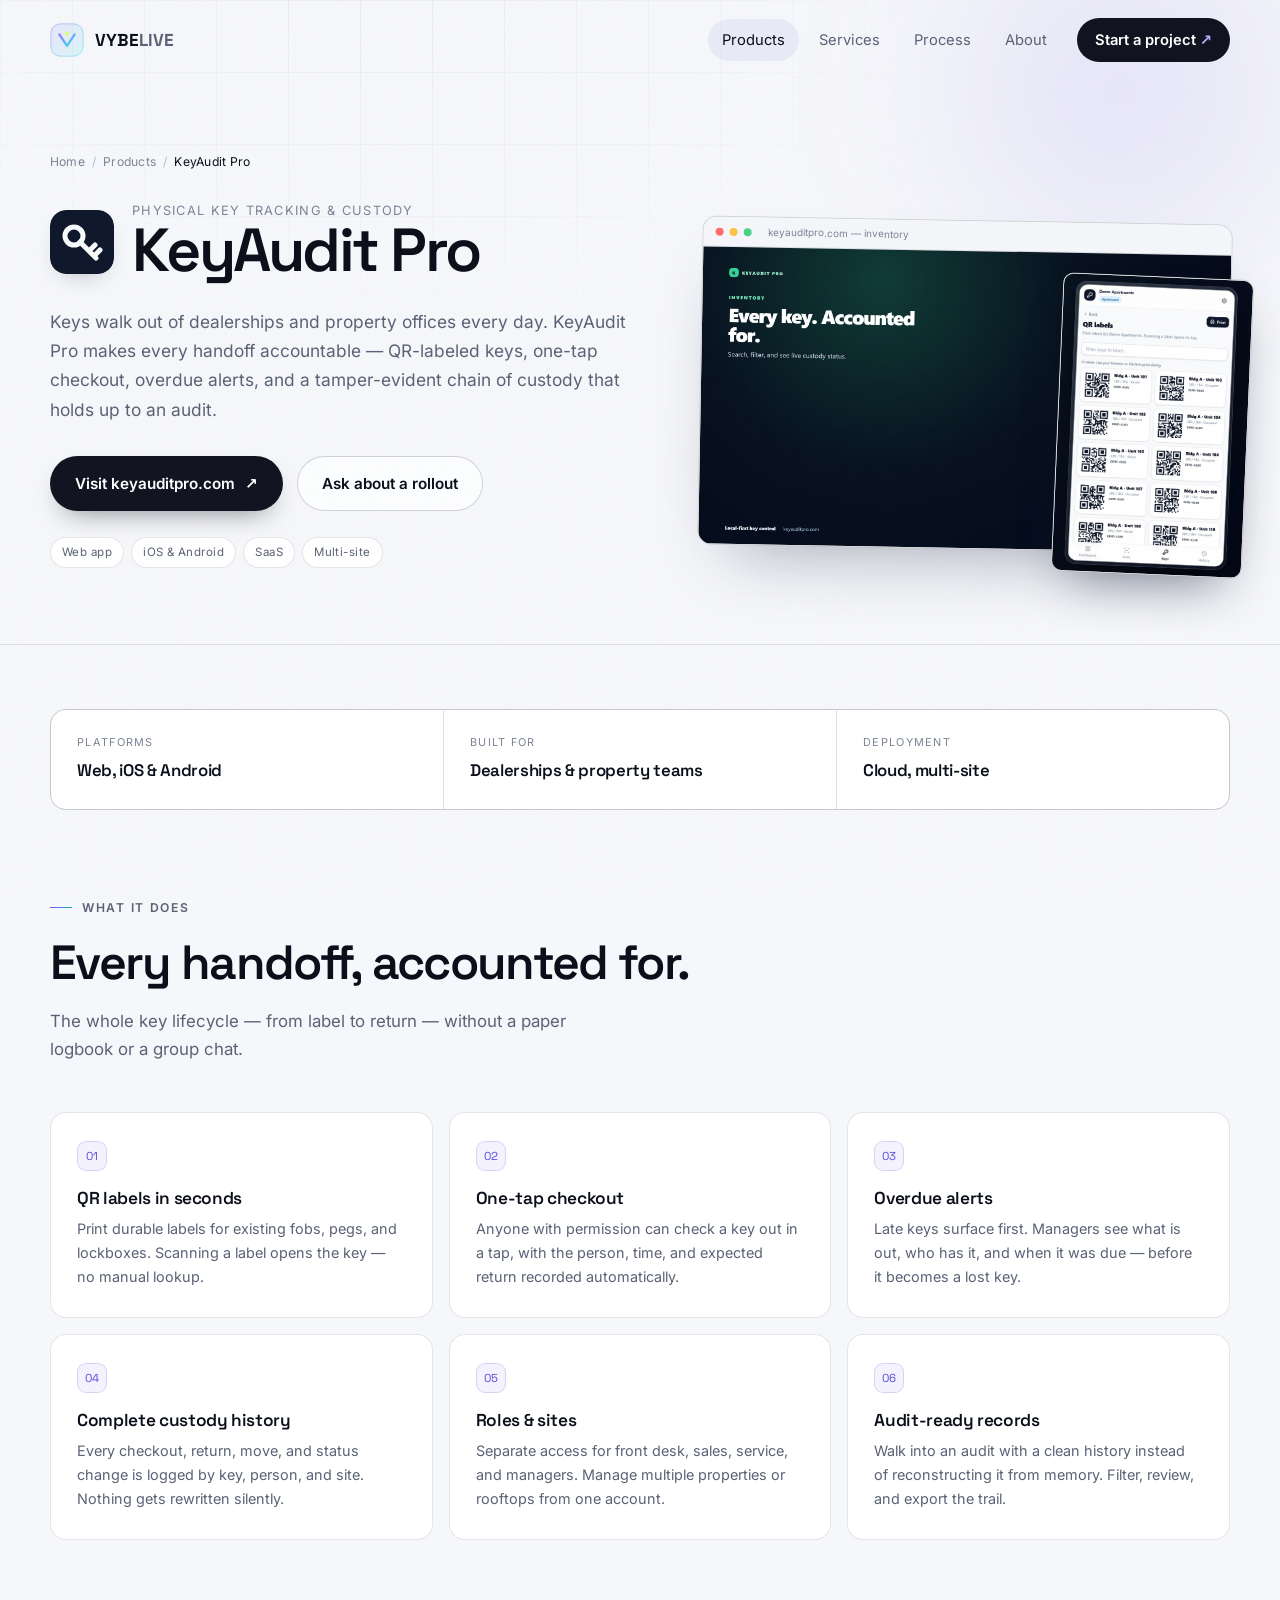
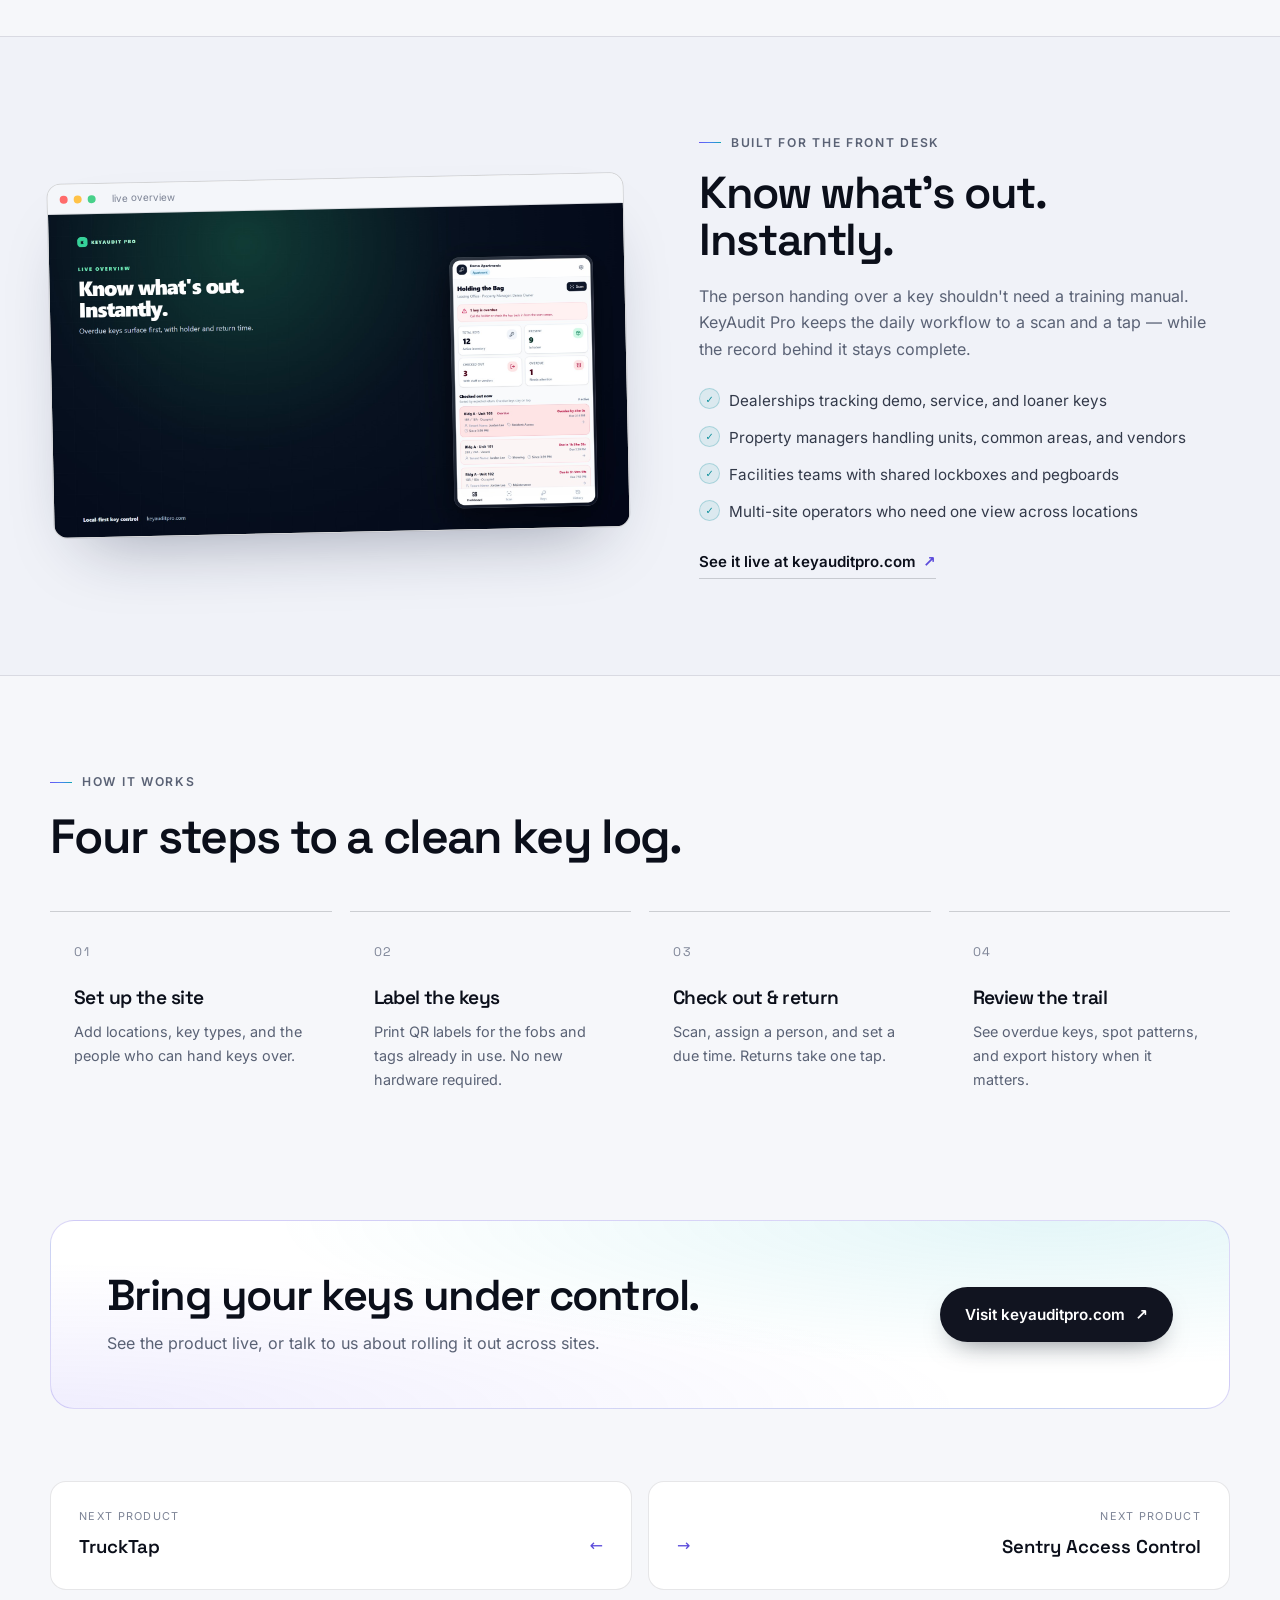
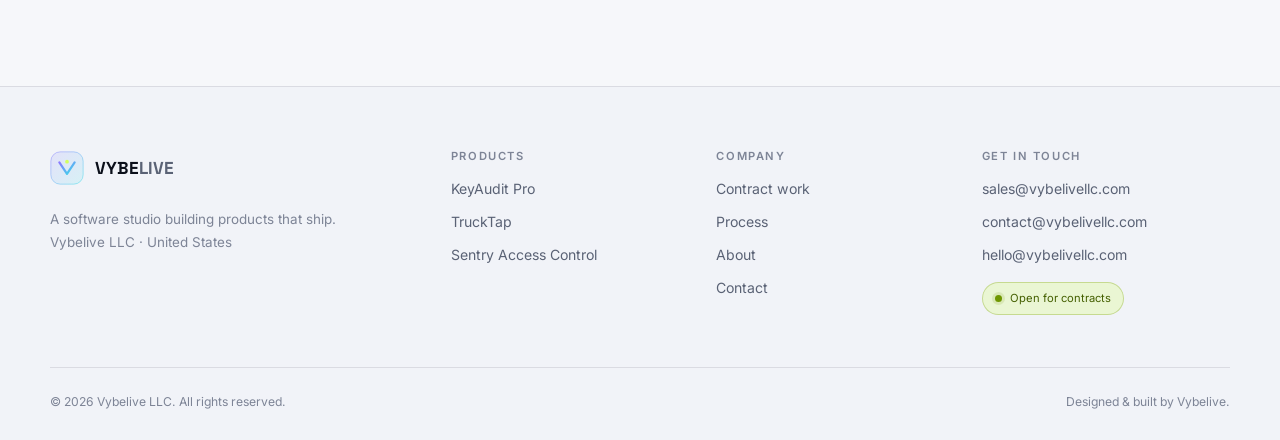
<file: keyaudit-pro.html>
<!DOCTYPE html>
<html lang="en">
<head>
<meta charset="UTF-8" />
<meta name="viewport" content="width=device-width, initial-scale=1.0" />
<title>KeyAudit Pro — Physical key tracking &amp; custody | VYBELIVE</title>
<meta name="description" content="KeyAudit Pro makes every key handoff accountable: QR labels, one-tap checkout, overdue alerts, and an audit-ready chain of custody for dealerships and property teams." />
<meta name="theme-color" content="#f6f7fa" />
<link rel="icon" href="assets/favicon.svg" type="image/svg+xml" />
<link rel="apple-touch-icon" href="assets/vybelive-icon.jpg" />
<link rel="canonical" href="https://vybelivellc.com/keyaudit-pro.html" />
<meta property="og:type" content="article" />
<meta property="og:title" content="KeyAudit Pro — Physical key tracking &amp; custody" />
<meta property="og:description" content="QR-labeled keys, one-tap checkout, overdue alerts, and an audit-ready chain of custody." />
<meta property="og:image" content="https://vybelivellc.com/assets/og.png" />
<link rel="preload" href="fonts/Inter.woff2" as="font" type="font/woff2" crossorigin />
<link rel="preload" href="fonts/SpaceGrotesk.woff2" as="font" type="font/woff2" crossorigin />
<link rel="stylesheet" href="fonts/fonts.css" />
<link rel="stylesheet" href="styles.css" />
</head>
<body>
<a class="skip-link" href="#main">Skip to content</a>
<div class="noise" aria-hidden="true"></div>

<header class="site-header">
  <div class="container nav-wrap">
    <a class="brand" href="index.html" aria-label="VYBELIVE home">
      <span class="brand-mark" aria-hidden="true">
        <svg viewBox="0 0 40 40" role="presentation">
          <defs><linearGradient id="brandGrad" x1="0" y1="0" x2="1" y2="1"><stop offset="0" stop-color="#8b7bff"/><stop offset="1" stop-color="#35e0e8"/></linearGradient></defs>
          <rect x="1" y="1" width="38" height="38" rx="11" fill="url(#brandGrad)" opacity=".14"/>
          <rect x="1" y="1" width="38" height="38" rx="11" fill="none" stroke="url(#brandGrad)" stroke-opacity=".55"/>
          <path d="M11 13.5 20 27l9-13.5" fill="none" stroke="url(#brandGrad)" stroke-width="2.6" stroke-linecap="round" stroke-linejoin="round"/>
          <circle cx="20" cy="12.5" r="2.2" fill="#d4ff5f"/>
        </svg>
      </span>
      <span class="brand-word">VYBE<span>LIVE</span></span>
    </a>
    <nav class="site-nav" id="site-nav" aria-label="Primary">
      <a class="active" href="products.html">Products</a>
      <a href="services.html">Services</a>
      <a href="process.html">Process</a>
      <a href="about.html">About</a>
      <a class="nav-cta" href="contact.html">Start a project <span aria-hidden="true">↗</span></a>
    </nav>
    <button class="nav-toggle" id="nav-toggle" aria-expanded="false" aria-controls="site-nav" aria-label="Open menu"><span></span><span></span></button>
  </div>
</header>

<main id="main">
  <section class="page-hero">
    <div class="container">
      <nav class="breadcrumb" aria-label="Breadcrumb">
        <a href="index.html">Home</a><span class="sep">/</span><a href="products.html">Products</a><span class="sep">/</span><span aria-current="page">KeyAudit Pro</span>
      </nav>
      <div class="page-hero-split">
        <div>
          <div class="product-title">
            <img src="assets/keyaudit-icon.svg" alt="" width="64" height="64" />
            <div>
              <p class="product-tag">Physical key tracking &amp; custody</p>
              <h1>KeyAudit Pro</h1>
            </div>
          </div>
          <p class="lede">
            Keys walk out of dealerships and property offices every day. KeyAudit Pro makes
            every handoff accountable — QR-labeled keys, one-tap checkout, overdue alerts,
            and a tamper-evident chain of custody that holds up to an audit.
          </p>
          <div class="hero-actions">
            <a class="btn btn-primary" href="https://keyauditpro.com" target="_blank" rel="noopener">Visit keyauditpro.com <span aria-hidden="true">↗</span></a>
            <a class="btn btn-ghost" href="contact.html">Ask about a rollout</a>
          </div>
          <div class="chips" style="margin-top:26px">
            <span>Web app</span><span>iOS &amp; Android</span><span>SaaS</span><span>Multi-site</span>
          </div>
        </div>
        <div class="page-hero-visual product-visual">
          <div class="browser-frame">
            <div class="browser-bar"><span></span><span></span><span></span><em>keyauditpro.com — inventory</em></div>
            <img src="assets/keyaudit-inventory.jpg" alt="KeyAudit Pro inventory dashboard showing every key and its custody status" width="1920" height="1080" loading="eager" />
          </div>
          <div class="floating-shot portrait">
            <img src="assets/keyaudit-phone.png" alt="KeyAudit Pro QR label printing screen" width="560" height="880" loading="lazy" />
          </div>
        </div>
      </div>
    </div>
  </section>

  <section class="page-section" style="padding-top:48px;padding-bottom:48px">
    <div class="container">
      <dl class="spec-strip">
        <div><dt>Platforms</dt><dd>Web, iOS &amp; Android</dd></div>
        <div><dt>Built for</dt><dd>Dealerships &amp; property teams</dd></div>
        <div><dt>Deployment</dt><dd>Cloud, multi-site</dd></div>
      </dl>
    </div>
  </section>

  <section class="page-section" style="padding-top:24px">
    <div class="container">
      <div class="section-head">
        <p class="kicker">What it does</p>
        <h2>Every handoff, accounted for.</h2>
        <p class="section-sub">The whole key lifecycle — from label to return — without a paper logbook or a group chat.</p>
      </div>
      <div class="detail-grid">
        <article class="detail-card">
          <span class="detail-num">01</span>
          <h3>QR labels in seconds</h3>
          <p>Print durable labels for existing fobs, pegs, and lockboxes. Scanning a label opens the key — no manual lookup.</p>
        </article>
        <article class="detail-card">
          <span class="detail-num">02</span>
          <h3>One-tap checkout</h3>
          <p>Anyone with permission can check a key out in a tap, with the person, time, and expected return recorded automatically.</p>
        </article>
        <article class="detail-card">
          <span class="detail-num">03</span>
          <h3>Overdue alerts</h3>
          <p>Late keys surface first. Managers see what is out, who has it, and when it was due — before it becomes a lost key.</p>
        </article>
        <article class="detail-card">
          <span class="detail-num">04</span>
          <h3>Complete custody history</h3>
          <p>Every checkout, return, move, and status change is logged by key, person, and site. Nothing gets rewritten silently.</p>
        </article>
        <article class="detail-card">
          <span class="detail-num">05</span>
          <h3>Roles &amp; sites</h3>
          <p>Separate access for front desk, sales, service, and managers. Manage multiple properties or rooftops from one account.</p>
        </article>
        <article class="detail-card">
          <span class="detail-num">06</span>
          <h3>Audit-ready records</h3>
          <p>Walk into an audit with a clean history instead of reconstructing it from memory. Filter, review, and export the trail.</p>
        </article>
      </div>
    </div>
  </section>

  <section class="page-section tint">
    <div class="container">
      <div class="split reverse">
        <div class="split-copy">
          <p class="kicker">Built for the front desk</p>
          <h2>Know what's out. Instantly.</h2>
          <p>
            The person handing over a key shouldn't need a training manual. KeyAudit Pro keeps
            the daily workflow to a scan and a tap — while the record behind it stays complete.
          </p>
          <ul class="check-list">
            <li>Dealerships tracking demo, service, and loaner keys</li>
            <li>Property managers handling units, common areas, and vendors</li>
            <li>Facilities teams with shared lockboxes and pegboards</li>
            <li>Multi-site operators who need one view across locations</li>
          </ul>
          <div class="link-row">
            <a class="text-link" href="https://keyauditpro.com" target="_blank" rel="noopener">See it live at keyauditpro.com <span aria-hidden="true">↗</span></a>
          </div>
        </div>
        <div class="split-visual">
          <div class="browser-frame">
            <div class="browser-bar"><span></span><span></span><span></span><em>live overview</em></div>
            <img src="assets/keyaudit-overdue.jpg" alt="KeyAudit Pro overdue keys overview" width="1920" height="1080" loading="lazy" />
          </div>
        </div>
      </div>
    </div>
  </section>

  <section class="page-section">
    <div class="container">
      <div class="section-head">
        <p class="kicker">How it works</p>
        <h2>Four steps to a clean key log.</h2>
      </div>
      <ol class="process-grid">
        <li class="process-step"><span class="step-num">01</span><h3>Set up the site</h3><p>Add locations, key types, and the people who can hand keys over.</p></li>
        <li class="process-step"><span class="step-num">02</span><h3>Label the keys</h3><p>Print QR labels for the fobs and tags already in use. No new hardware required.</p></li>
        <li class="process-step"><span class="step-num">03</span><h3>Check out &amp; return</h3><p>Scan, assign a person, and set a due time. Returns take one tap.</p></li>
        <li class="process-step"><span class="step-num">04</span><h3>Review the trail</h3><p>See overdue keys, spot patterns, and export history when it matters.</p></li>
      </ol>
    </div>
  </section>

  <section class="page-section" style="padding-top:0">
    <div class="container">
      <div class="cta-band">
        <div>
          <h2>Bring your keys under control.</h2>
          <p>See the product live, or talk to us about rolling it out across sites.</p>
        </div>
        <a class="btn btn-primary" href="https://keyauditpro.com" target="_blank" rel="noopener">Visit keyauditpro.com <span aria-hidden="true">↗</span></a>
      </div>
      <nav class="next-products" aria-label="More products">
        <a class="next-product" href="trucktap.html"><small>Next product</small><span aria-hidden="true">←</span><strong>TruckTap</strong></a>
        <a class="next-product" href="sentry-access.html"><small>Next product</small><strong>Sentry Access Control</strong><span aria-hidden="true">→</span></a>
      </nav>
    </div>
  </section>
</main>

<footer class="site-footer">
  <div class="container footer-inner">
    <div class="footer-brand">
      <a class="brand" href="index.html" aria-label="VYBELIVE home">
        <span class="brand-mark" aria-hidden="true">
          <svg viewBox="0 0 40 40" role="presentation">
            <rect x="1" y="1" width="38" height="38" rx="11" fill="url(#brandGrad)" opacity=".14"/>
            <rect x="1" y="1" width="38" height="38" rx="11" fill="none" stroke="url(#brandGrad)" stroke-opacity=".55"/>
            <path d="M11 13.5 20 27l9-13.5" fill="none" stroke="url(#brandGrad)" stroke-width="2.6" stroke-linecap="round" stroke-linejoin="round"/>
            <circle cx="20" cy="12.5" r="2.2" fill="#d4ff5f"/>
          </svg>
        </span>
        <span class="brand-word">VYBE<span>LIVE</span></span>
      </a>
      <p>A software studio building products that ship.<br />Vybelive LLC · United States</p>
    </div>
    <nav class="footer-col" aria-label="Products">
      <h4>Products</h4>
      <a href="keyaudit-pro.html">KeyAudit Pro</a>
      <a href="trucktap.html">TruckTap</a>
      <a href="sentry-access.html">Sentry Access Control</a>
    </nav>
    <nav class="footer-col" aria-label="Company">
      <h4>Company</h4>
      <a href="services.html">Contract work</a>
      <a href="process.html">Process</a>
      <a href="about.html">About</a>
      <a href="contact.html">Contact</a>
    </nav>
    <div class="footer-col">
      <h4>Get in touch</h4>
      <a href="mailto:sales@vybelivellc.com">sales@vybelivellc.com</a>
      <a href="mailto:contact@vybelivellc.com">contact@vybelivellc.com</a>
      <a href="mailto:hello@vybelivellc.com">hello@vybelivellc.com</a>
      
      <span class="footer-status"><span class="status-dot" aria-hidden="true"></span> Open for contracts</span>
    </div>
  </div>
  <div class="container footer-bottom">
    <p>&copy; <span id="year">2026</span> Vybelive LLC. All rights reserved.</p>
    <p>Designed &amp; built by Vybelive.</p>
  </div>
</footer>
<script src="main.js"></script>
</body>
</html>
</file>
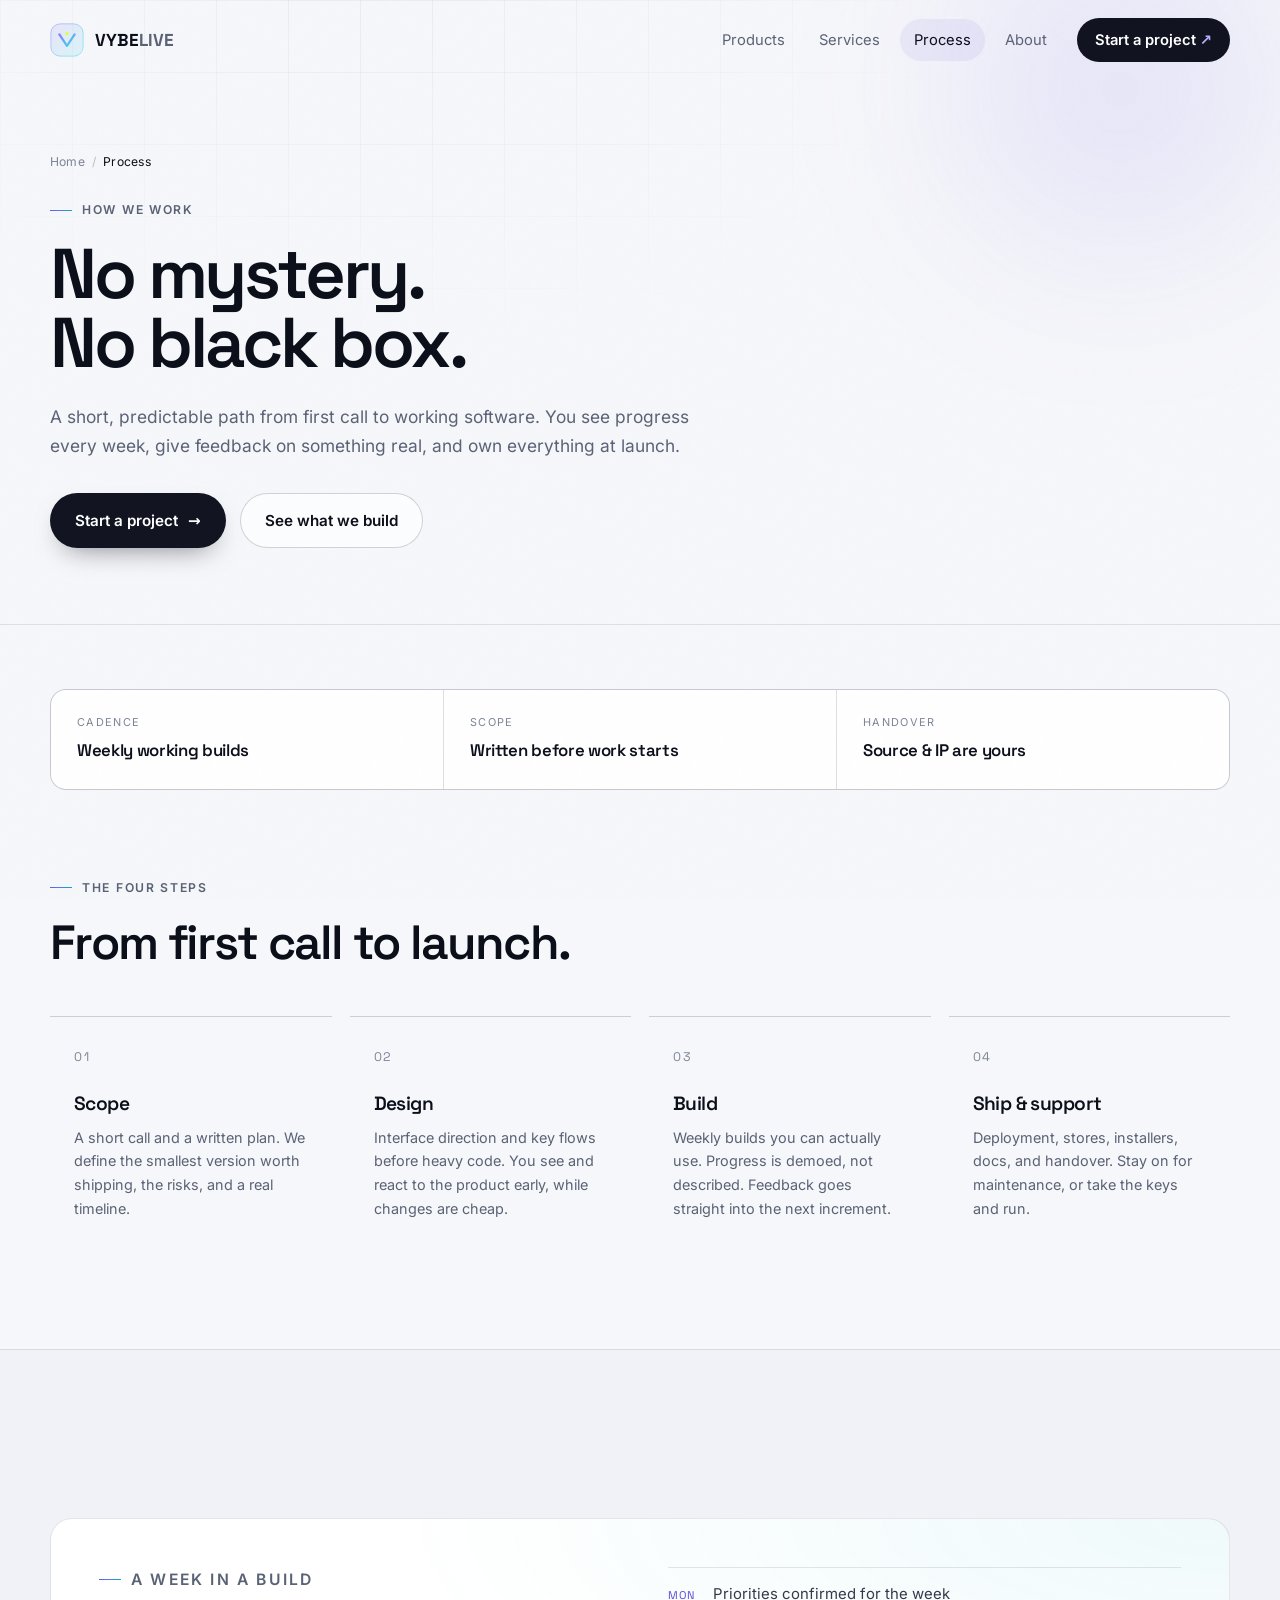
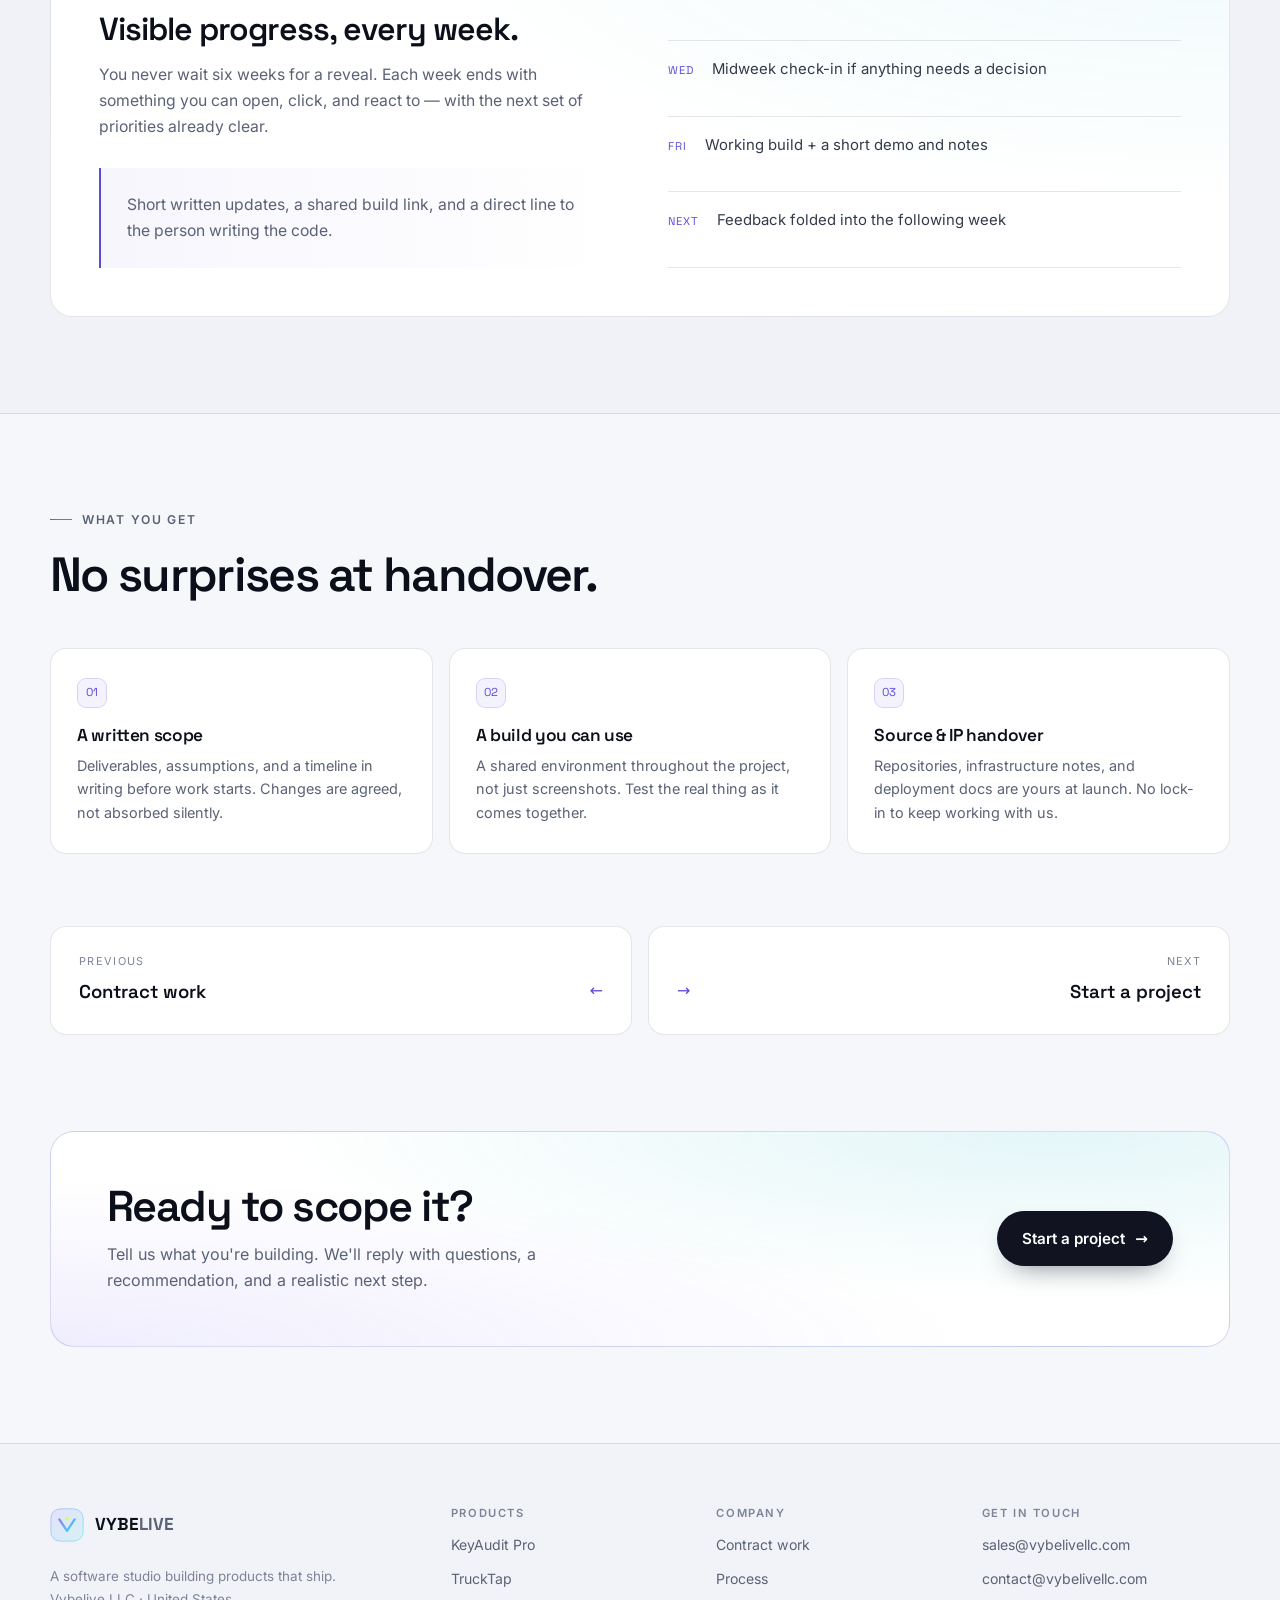
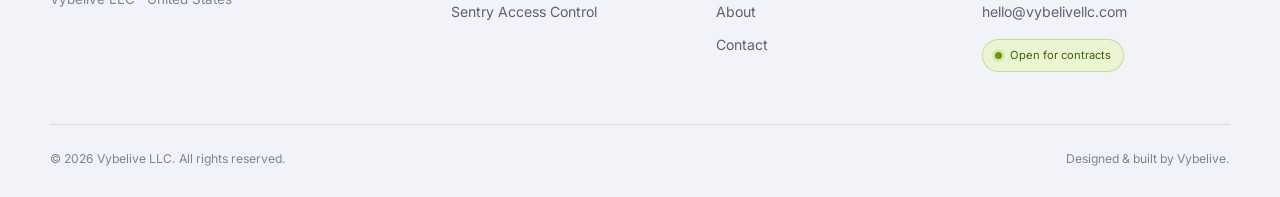
<file: process.html>
<!DOCTYPE html>
<html lang="en">
<head>
<meta charset="UTF-8" />
<meta name="viewport" content="width=device-width, initial-scale=1.0" />
<title>Process — How Vybelive builds | VYBELIVE</title>
<meta name="description" content="How a Vybelive build runs: a written scope, weekly working builds, direct feedback, and a clean handover of source and IP at launch." />
<meta name="theme-color" content="#f6f7fa" />
<link rel="icon" href="assets/favicon.svg" type="image/svg+xml" />
<link rel="apple-touch-icon" href="assets/vybelive-icon.jpg" />
<link rel="canonical" href="https://vybelivellc.com/process.html" />
<meta property="og:type" content="website" />
<meta property="og:title" content="Process — VYBELIVE" />
<meta property="og:description" content="A written scope, weekly working builds, and a clean handover. No mystery, no black box." />
<meta property="og:image" content="https://vybelivellc.com/assets/og.png" />
<link rel="preload" href="fonts/Inter.woff2" as="font" type="font/woff2" crossorigin />
<link rel="preload" href="fonts/SpaceGrotesk.woff2" as="font" type="font/woff2" crossorigin />
<link rel="stylesheet" href="fonts/fonts.css" />
<link rel="stylesheet" href="styles.css" />
</head>
<body>
<a class="skip-link" href="#main">Skip to content</a>
<div class="noise" aria-hidden="true"></div>

<header class="site-header">
  <div class="container nav-wrap">
    <a class="brand" href="index.html" aria-label="VYBELIVE home">
      <span class="brand-mark" aria-hidden="true">
        <svg viewBox="0 0 40 40" role="presentation">
          <defs><linearGradient id="brandGrad" x1="0" y1="0" x2="1" y2="1"><stop offset="0" stop-color="#8b7bff"/><stop offset="1" stop-color="#35e0e8"/></linearGradient></defs>
          <rect x="1" y="1" width="38" height="38" rx="11" fill="url(#brandGrad)" opacity=".14"/>
          <rect x="1" y="1" width="38" height="38" rx="11" fill="none" stroke="url(#brandGrad)" stroke-opacity=".55"/>
          <path d="M11 13.5 20 27l9-13.5" fill="none" stroke="url(#brandGrad)" stroke-width="2.6" stroke-linecap="round" stroke-linejoin="round"/>
          <circle cx="20" cy="12.5" r="2.2" fill="#d4ff5f"/>
        </svg>
      </span>
      <span class="brand-word">VYBE<span>LIVE</span></span>
    </a>
    <nav class="site-nav" id="site-nav" aria-label="Primary">
      <a href="products.html">Products</a>
      <a href="services.html">Services</a>
      <a class="active" href="process.html">Process</a>
      <a href="about.html">About</a>
      <a class="nav-cta" href="contact.html">Start a project <span aria-hidden="true">↗</span></a>
    </nav>
    <button class="nav-toggle" id="nav-toggle" aria-expanded="false" aria-controls="site-nav" aria-label="Open menu"><span></span><span></span></button>
  </div>
</header>

<main id="main">
  <section class="page-hero">
    <div class="container">
      <nav class="breadcrumb" aria-label="Breadcrumb">
        <a href="index.html">Home</a><span class="sep">/</span><span aria-current="page">Process</span>
      </nav>
      <p class="kicker">How we work</p>
      <h1>No mystery.<br />No black box.</h1>
      <p class="lede">
        A short, predictable path from first call to working software. You see progress
        every week, give feedback on something real, and own everything at launch.
      </p>
      <div class="hero-actions">
        <a class="btn btn-primary" href="contact.html">Start a project <span aria-hidden="true">→</span></a>
        <a class="btn btn-ghost" href="services.html">See what we build</a>
      </div>
    </div>
  </section>

  <section class="page-section" style="padding-top:48px;padding-bottom:48px">
    <div class="container">
      <dl class="spec-strip">
        <div><dt>Cadence</dt><dd>Weekly working builds</dd></div>
        <div><dt>Scope</dt><dd>Written before work starts</dd></div>
        <div><dt>Handover</dt><dd>Source &amp; IP are yours</dd></div>
      </dl>
    </div>
  </section>

  <section class="page-section" style="padding-top:24px">
    <div class="container">
      <div class="section-head">
        <p class="kicker">The four steps</p>
        <h2>From first call to launch.</h2>
      </div>
      <ol class="process-grid">
        <li class="process-step"><span class="step-num">01</span><h3>Scope</h3><p>A short call and a written plan. We define the smallest version worth shipping, the risks, and a real timeline.</p></li>
        <li class="process-step"><span class="step-num">02</span><h3>Design</h3><p>Interface direction and key flows before heavy code. You see and react to the product early, while changes are cheap.</p></li>
        <li class="process-step"><span class="step-num">03</span><h3>Build</h3><p>Weekly builds you can actually use. Progress is demoed, not described. Feedback goes straight into the next increment.</p></li>
        <li class="process-step"><span class="step-num">04</span><h3>Ship &amp; support</h3><p>Deployment, stores, installers, docs, and handover. Stay on for maintenance, or take the keys and run.</p></li>
      </ol>
    </div>
  </section>

  <section class="page-section tint">
    <div class="container">
      <div class="engagement">
        <div>
          <p class="kicker">A week in a build</p>
          <h3>Visible progress, every week.</h3>
          <p>
            You never wait six weeks for a reveal. Each week ends with something you can
            open, click, and react to — with the next set of priorities already clear.
          </p>
          <div class="team-note">
            <p>Short written updates, a shared build link, and a direct line to the person writing the code.</p>
          </div>
        </div>
        <ul class="engagement-points">
          <li><span>MON</span> Priorities confirmed for the week</li>
          <li><span>WED</span> Midweek check-in if anything needs a decision</li>
          <li><span>FRI</span> Working build + a short demo and notes</li>
          <li><span>NEXT</span> Feedback folded into the following week</li>
        </ul>
      </div>
    </div>
  </section>

  <section class="page-section">
    <div class="container">
      <div class="section-head">
        <p class="kicker">What you get</p>
        <h2>No surprises at handover.</h2>
      </div>
      <div class="detail-grid">
        <article class="detail-card">
          <span class="detail-num">01</span>
          <h3>A written scope</h3>
          <p>Deliverables, assumptions, and a timeline in writing before work starts. Changes are agreed, not absorbed silently.</p>
        </article>
        <article class="detail-card">
          <span class="detail-num">02</span>
          <h3>A build you can use</h3>
          <p>A shared environment throughout the project, not just screenshots. Test the real thing as it comes together.</p>
        </article>
        <article class="detail-card">
          <span class="detail-num">03</span>
          <h3>Source &amp; IP handover</h3>
          <p>Repositories, infrastructure notes, and deployment docs are yours at launch. No lock-in to keep working with us.</p>
        </article>
      </div>
      <div class="next-products">
        <a class="next-product" href="services.html"><small>Previous</small><span aria-hidden="true">←</span><strong>Contract work</strong></a>
        <a class="next-product" href="contact.html"><small>Next</small><strong>Start a project</strong><span aria-hidden="true">→</span></a>
      </div>
    </div>
  </section>

  <section class="page-section" style="padding-top:0">
    <div class="container">
      <div class="cta-band">
        <div>
          <h2>Ready to scope it?</h2>
          <p>Tell us what you're building. We'll reply with questions, a recommendation, and a realistic next step.</p>
        </div>
        <a class="btn btn-primary" href="contact.html">Start a project <span aria-hidden="true">→</span></a>
      </div>
    </div>
  </section>
</main>

<footer class="site-footer">
  <div class="container footer-inner">
    <div class="footer-brand">
      <a class="brand" href="index.html" aria-label="VYBELIVE home">
        <span class="brand-mark" aria-hidden="true">
          <svg viewBox="0 0 40 40" role="presentation">
            <rect x="1" y="1" width="38" height="38" rx="11" fill="url(#brandGrad)" opacity=".14"/>
            <rect x="1" y="1" width="38" height="38" rx="11" fill="none" stroke="url(#brandGrad)" stroke-opacity=".55"/>
            <path d="M11 13.5 20 27l9-13.5" fill="none" stroke="url(#brandGrad)" stroke-width="2.6" stroke-linecap="round" stroke-linejoin="round"/>
            <circle cx="20" cy="12.5" r="2.2" fill="#d4ff5f"/>
          </svg>
        </span>
        <span class="brand-word">VYBE<span>LIVE</span></span>
      </a>
      <p>A software studio building products that ship.<br />Vybelive LLC · United States</p>
    </div>
    <nav class="footer-col" aria-label="Products">
      <h4>Products</h4>
      <a href="keyaudit-pro.html">KeyAudit Pro</a>
      <a href="trucktap.html">TruckTap</a>
      <a href="sentry-access.html">Sentry Access Control</a>
    </nav>
    <nav class="footer-col" aria-label="Company">
      <h4>Company</h4>
      <a href="services.html">Contract work</a>
      <a href="process.html">Process</a>
      <a href="about.html">About</a>
      <a href="contact.html">Contact</a>
    </nav>
    <div class="footer-col">
      <h4>Get in touch</h4>
      <a href="mailto:sales@vybelivellc.com">sales@vybelivellc.com</a>
      <a href="mailto:contact@vybelivellc.com">contact@vybelivellc.com</a>
      <a href="mailto:hello@vybelivellc.com">hello@vybelivellc.com</a>
      
      <span class="footer-status"><span class="status-dot" aria-hidden="true"></span> Open for contracts</span>
    </div>
  </div>
  <div class="container footer-bottom">
    <p>&copy; <span id="year">2026</span> Vybelive LLC. All rights reserved.</p>
    <p>Designed &amp; built by Vybelive.</p>
  </div>
</footer>
<script src="main.js"></script>
</body>
</html>
</file>
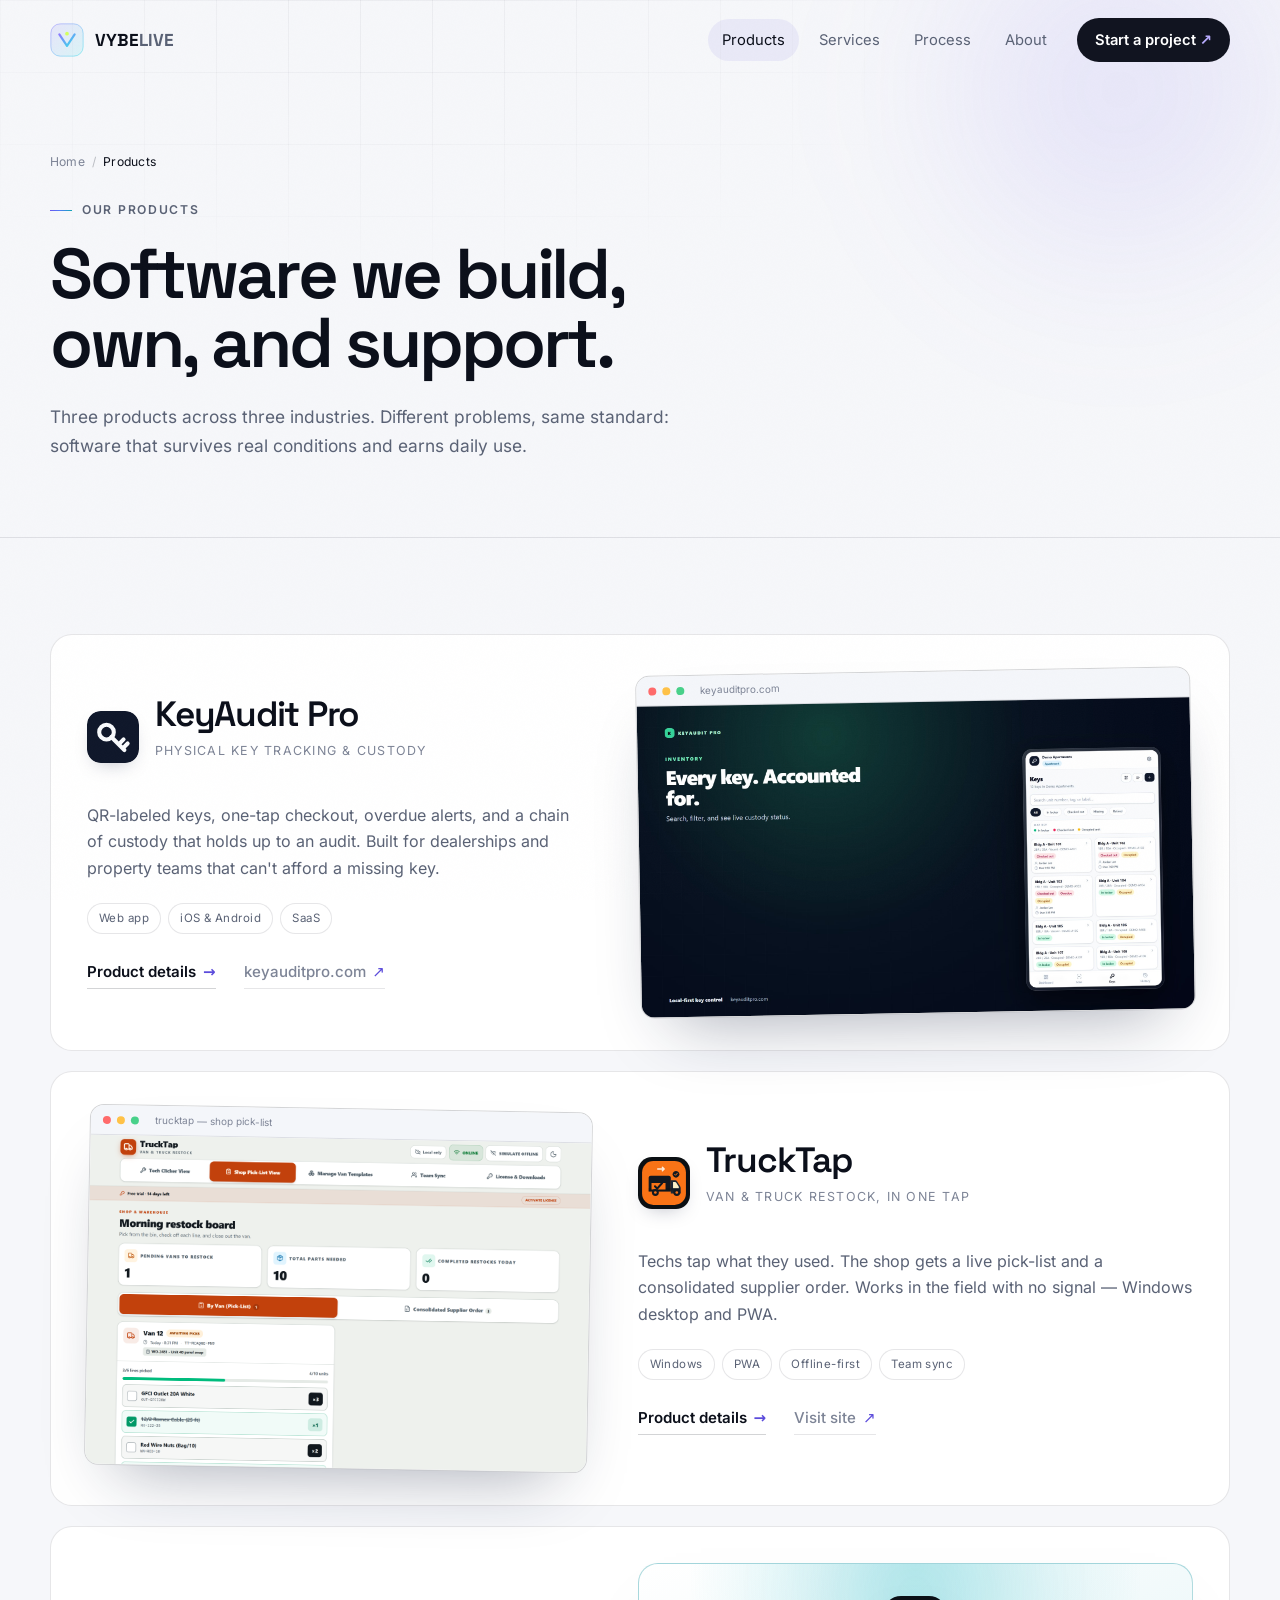
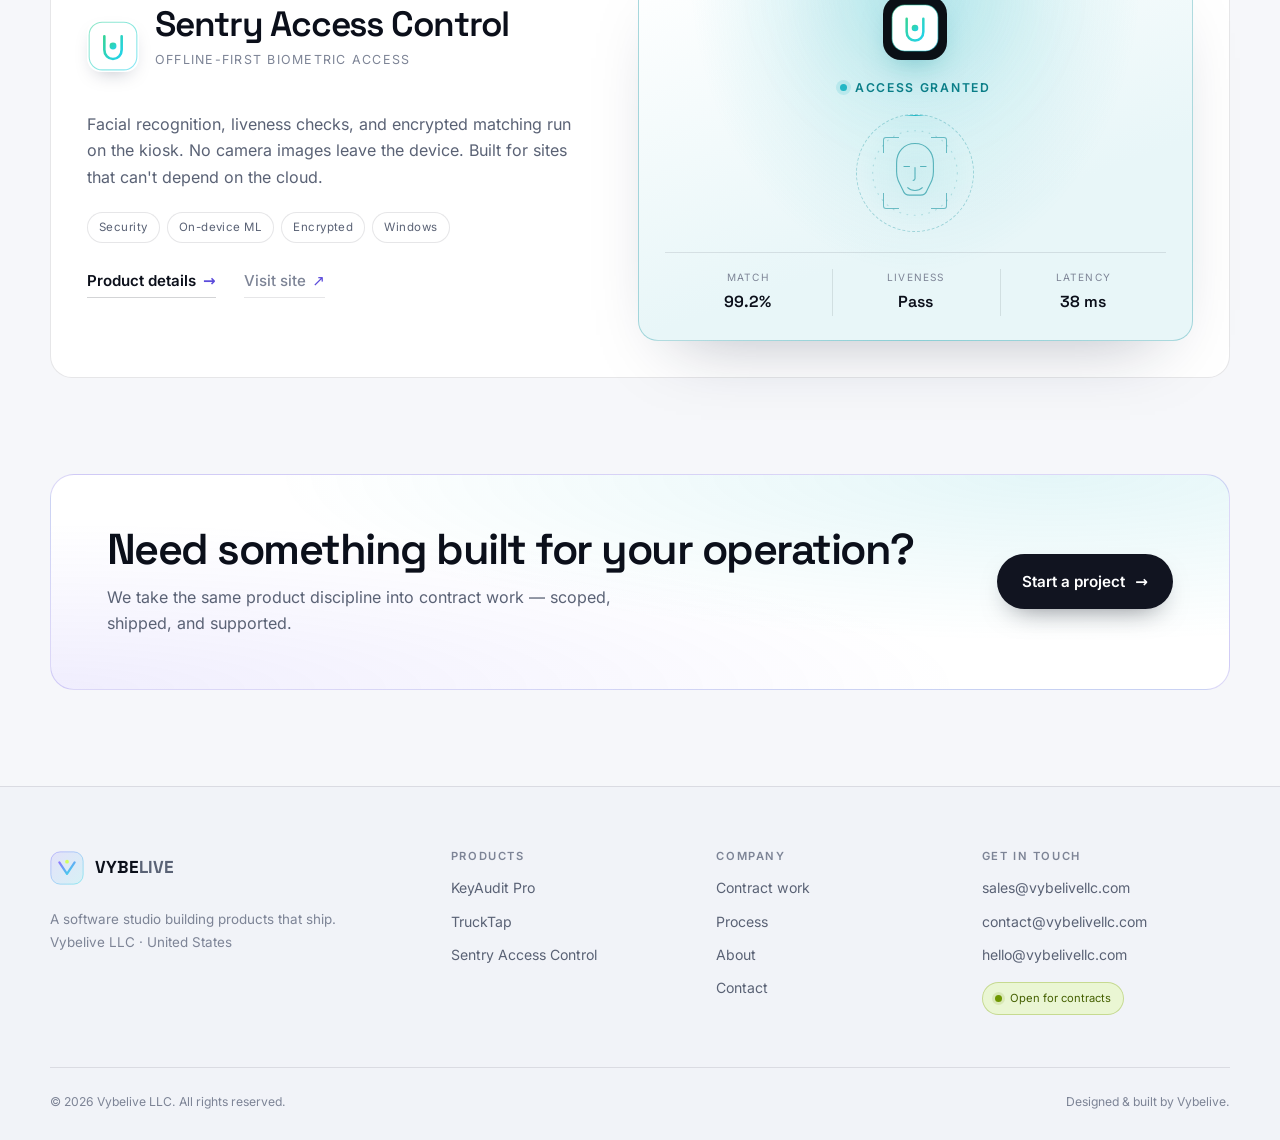
<file: products.html>
<!DOCTYPE html>
<html lang="en">
<head>
<meta charset="UTF-8" />
<meta name="viewport" content="width=device-width, initial-scale=1.0" />
<title>Products — VYBELIVE</title>
<meta name="description" content="Software built and shipped by Vybelive: KeyAudit Pro for physical key custody, TruckTap for van restock, and Sentry Access Control for offline biometric access." />
<meta name="theme-color" content="#f6f7fa" />
<link rel="icon" href="assets/favicon.svg" type="image/svg+xml" />
<link rel="apple-touch-icon" href="assets/vybelive-icon.jpg" />
<link rel="canonical" href="https://vybelivellc.com/products.html" />
<meta property="og:type" content="website" />
<meta property="og:title" content="Products — VYBELIVE" />
<meta property="og:description" content="KeyAudit Pro, TruckTap, and Sentry Access Control — three products designed, built, and supported by Vybelive." />
<meta property="og:image" content="https://vybelivellc.com/assets/og.png" />
<link rel="preload" href="fonts/Inter.woff2" as="font" type="font/woff2" crossorigin />
<link rel="preload" href="fonts/SpaceGrotesk.woff2" as="font" type="font/woff2" crossorigin />
<link rel="stylesheet" href="fonts/fonts.css" />
<link rel="stylesheet" href="styles.css" />
</head>
<body>
<a class="skip-link" href="#main">Skip to content</a>
<div class="noise" aria-hidden="true"></div>

<header class="site-header">
  <div class="container nav-wrap">
    <a class="brand" href="index.html" aria-label="VYBELIVE home">
      <span class="brand-mark" aria-hidden="true">
        <svg viewBox="0 0 40 40" role="presentation">
          <defs><linearGradient id="brandGrad" x1="0" y1="0" x2="1" y2="1"><stop offset="0" stop-color="#8b7bff"/><stop offset="1" stop-color="#35e0e8"/></linearGradient></defs>
          <rect x="1" y="1" width="38" height="38" rx="11" fill="url(#brandGrad)" opacity=".14"/>
          <rect x="1" y="1" width="38" height="38" rx="11" fill="none" stroke="url(#brandGrad)" stroke-opacity=".55"/>
          <path d="M11 13.5 20 27l9-13.5" fill="none" stroke="url(#brandGrad)" stroke-width="2.6" stroke-linecap="round" stroke-linejoin="round"/>
          <circle cx="20" cy="12.5" r="2.2" fill="#d4ff5f"/>
        </svg>
      </span>
      <span class="brand-word">VYBE<span>LIVE</span></span>
    </a>
    <nav class="site-nav" id="site-nav" aria-label="Primary">
      <a class="active" href="products.html">Products</a>
      <a href="services.html">Services</a>
      <a href="process.html">Process</a>
      <a href="about.html">About</a>
      <a class="nav-cta" href="contact.html">Start a project <span aria-hidden="true">↗</span></a>
    </nav>
    <button class="nav-toggle" id="nav-toggle" aria-expanded="false" aria-controls="site-nav" aria-label="Open menu"><span></span><span></span></button>
  </div>
</header>

<main id="main">
  <section class="page-hero">
    <div class="container">
      <nav class="breadcrumb" aria-label="Breadcrumb">
        <a href="index.html">Home</a><span class="sep">/</span><span aria-current="page">Products</span>
      </nav>
      <p class="kicker">Our products</p>
      <h1>Software we build,<br />own, and support.</h1>
      <p class="lede">
        Three products across three industries. Different problems, same standard:
        software that survives real conditions and earns daily use.
      </p>
    </div>
  </section>

  <section class="page-section">
    <div class="container">
      <div class="product-index-list">

        <article class="product-index-card">
          <div class="product-index-copy">
            <div class="product-head">
              <img class="product-icon" src="assets/keyaudit-icon.svg" alt="" width="52" height="52" />
              <div>
                <h2>KeyAudit Pro</h2>
                <span class="product-tag">Physical key tracking &amp; custody</span>
              </div>
            </div>
            <p>
              QR-labeled keys, one-tap checkout, overdue alerts, and a chain of custody
              that holds up to an audit. Built for dealerships and property teams that
              can't afford a missing key.
            </p>
            <div class="chips">
              <span>Web app</span><span>iOS &amp; Android</span><span>SaaS</span>
            </div>
            <div class="link-row">
              <a class="text-link" href="keyaudit-pro.html">Product details <span aria-hidden="true">→</span></a>
              <a class="text-link subtle" href="https://keyauditpro.com" target="_blank" rel="noopener">keyauditpro.com <span aria-hidden="true">↗</span></a>
            </div>
          </div>
          <div class="product-index-visual">
            <div class="browser-frame">
              <div class="browser-bar"><span></span><span></span><span></span><em>keyauditpro.com</em></div>
              <img src="assets/keyaudit-inventory.jpg" alt="KeyAudit Pro inventory dashboard" width="1280" height="720" loading="lazy" />
            </div>
          </div>
        </article>

        <article class="product-index-card">
          <div class="product-index-copy">
            <div class="product-head">
              <img class="product-icon" src="assets/trucktap-icon.svg" alt="" width="52" height="52" />
              <div>
                <h2>TruckTap</h2>
                <span class="product-tag">Van &amp; truck restock, in one tap</span>
              </div>
            </div>
            <p>
              Techs tap what they used. The shop gets a live pick-list and a consolidated
              supplier order. Works in the field with no signal — Windows desktop and PWA.
            </p>
            <div class="chips">
              <span>Windows</span><span>PWA</span><span>Offline-first</span><span>Team sync</span>
            </div>
            <div class="link-row">
              <a class="text-link" href="trucktap.html">Product details <span aria-hidden="true">→</span></a>
              <a class="text-link subtle" href="https://livnlgnd.github.io/trucktap/" target="_blank" rel="noopener">Visit site <span aria-hidden="true">↗</span></a>
            </div>
          </div>
          <div class="product-index-visual">
            <div class="browser-frame">
              <div class="browser-bar"><span></span><span></span><span></span><em>trucktap — shop pick-list</em></div>
              <img src="assets/trucktap-picklist.png" alt="TruckTap shop pick-list" width="1280" height="800" loading="lazy" />
            </div>
          </div>
        </article>

        <article class="product-index-card">
          <div class="product-index-copy">
            <div class="product-head">
              <img class="product-icon" src="assets/sentry-logo.svg" alt="" width="52" height="52" />
              <div>
                <h2>Sentry Access Control</h2>
                <span class="product-tag">Offline-first biometric access</span>
              </div>
            </div>
            <p>
              Facial recognition, liveness checks, and encrypted matching run on the kiosk.
              No camera images leave the device. Built for sites that can't depend on the cloud.
            </p>
            <div class="chips">
              <span>Security</span><span>On-device ML</span><span>Encrypted</span><span>Windows</span>
            </div>
            <div class="link-row">
              <a class="text-link" href="sentry-access.html">Product details <span aria-hidden="true">→</span></a>
              <a class="text-link subtle" href="https://livnlgnd.github.io/sentry-access-site/" target="_blank" rel="noopener">Visit site <span aria-hidden="true">↗</span></a>
            </div>
          </div>
          <div class="product-index-visual">
            <div class="sentry-panel">
              <div class="sentry-panel-glow" aria-hidden="true"></div>
              <img class="sentry-logo-lg" src="assets/sentry-logo.svg" alt="Sentry Access Control logo" width="96" height="96" loading="lazy" />
              <p class="sentry-status"><span class="live-dot" aria-hidden="true"></span> Access granted</p>
              <div class="sentry-scan" aria-hidden="true">
                <div class="scan-line"></div>
                <svg class="face-wire" viewBox="0 0 100 100" fill="none" stroke="rgba(13,143,155,.7)" stroke-width="1.2">
                  <path d="M50 18c-12 0-20 9-20 21v10c0 5 1 8 3 12l4 8c1 3 4 5 7 5h12c3 0 6-2 7-5l4-8c2-4 3-7 3-12V39c0-12-8-21-20-21Z"/>
                  <path d="M38 43h6M56 43h6" stroke-linecap="round"/>
                  <path d="M50 44v12c0 1-1 2-2 2" stroke-linecap="round"/>
                  <path d="M42 66c2 2 5 3 8 3s6-1 8-3" stroke-linecap="round"/>
                  <circle cx="50" cy="50" r="46" stroke-dasharray="1 7" stroke-opacity=".35"/>
                </svg>
                <span class="scan-corner tl"></span><span class="scan-corner tr"></span>
                <span class="scan-corner bl"></span><span class="scan-corner br"></span>
              </div>
              <dl class="sentry-meta">
                <div><dt>Match</dt><dd>99.2%</dd></div>
                <div><dt>Liveness</dt><dd>Pass</dd></div>
                <div><dt>Latency</dt><dd>38 ms</dd></div>
              </dl>
            </div>
          </div>
        </article>

      </div>
    </div>
  </section>

  <section class="page-section" style="padding-top:0">
    <div class="container">
      <div class="cta-band">
        <div>
          <h2>Need something built for your operation?</h2>
          <p>We take the same product discipline into contract work — scoped, shipped, and supported.</p>
        </div>
        <a class="btn btn-primary" href="contact.html">Start a project <span aria-hidden="true">→</span></a>
      </div>
    </div>
  </section>
</main>

<footer class="site-footer">
  <div class="container footer-inner">
    <div class="footer-brand">
      <a class="brand" href="index.html" aria-label="VYBELIVE home">
        <span class="brand-mark" aria-hidden="true">
          <svg viewBox="0 0 40 40" role="presentation">
            <rect x="1" y="1" width="38" height="38" rx="11" fill="url(#brandGrad)" opacity=".14"/>
            <rect x="1" y="1" width="38" height="38" rx="11" fill="none" stroke="url(#brandGrad)" stroke-opacity=".55"/>
            <path d="M11 13.5 20 27l9-13.5" fill="none" stroke="url(#brandGrad)" stroke-width="2.6" stroke-linecap="round" stroke-linejoin="round"/>
            <circle cx="20" cy="12.5" r="2.2" fill="#d4ff5f"/>
          </svg>
        </span>
        <span class="brand-word">VYBE<span>LIVE</span></span>
      </a>
      <p>A software studio building products that ship.<br />Vybelive LLC · United States</p>
    </div>
    <nav class="footer-col" aria-label="Products">
      <h4>Products</h4>
      <a href="keyaudit-pro.html">KeyAudit Pro</a>
      <a href="trucktap.html">TruckTap</a>
      <a href="sentry-access.html">Sentry Access Control</a>
    </nav>
    <nav class="footer-col" aria-label="Company">
      <h4>Company</h4>
      <a href="services.html">Contract work</a>
      <a href="process.html">Process</a>
      <a href="about.html">About</a>
      <a href="contact.html">Contact</a>
    </nav>
    <div class="footer-col">
      <h4>Get in touch</h4>
      <a href="mailto:sales@vybelivellc.com">sales@vybelivellc.com</a>
      <a href="mailto:contact@vybelivellc.com">contact@vybelivellc.com</a>
      <a href="mailto:hello@vybelivellc.com">hello@vybelivellc.com</a>
      
      <span class="footer-status"><span class="status-dot" aria-hidden="true"></span> Open for contracts</span>
    </div>
  </div>
  <div class="container footer-bottom">
    <p>&copy; <span id="year">2026</span> Vybelive LLC. All rights reserved.</p>
    <p>Designed &amp; built by Vybelive.</p>
  </div>
</footer>
<script src="main.js"></script>
</body>
</html>
</file>
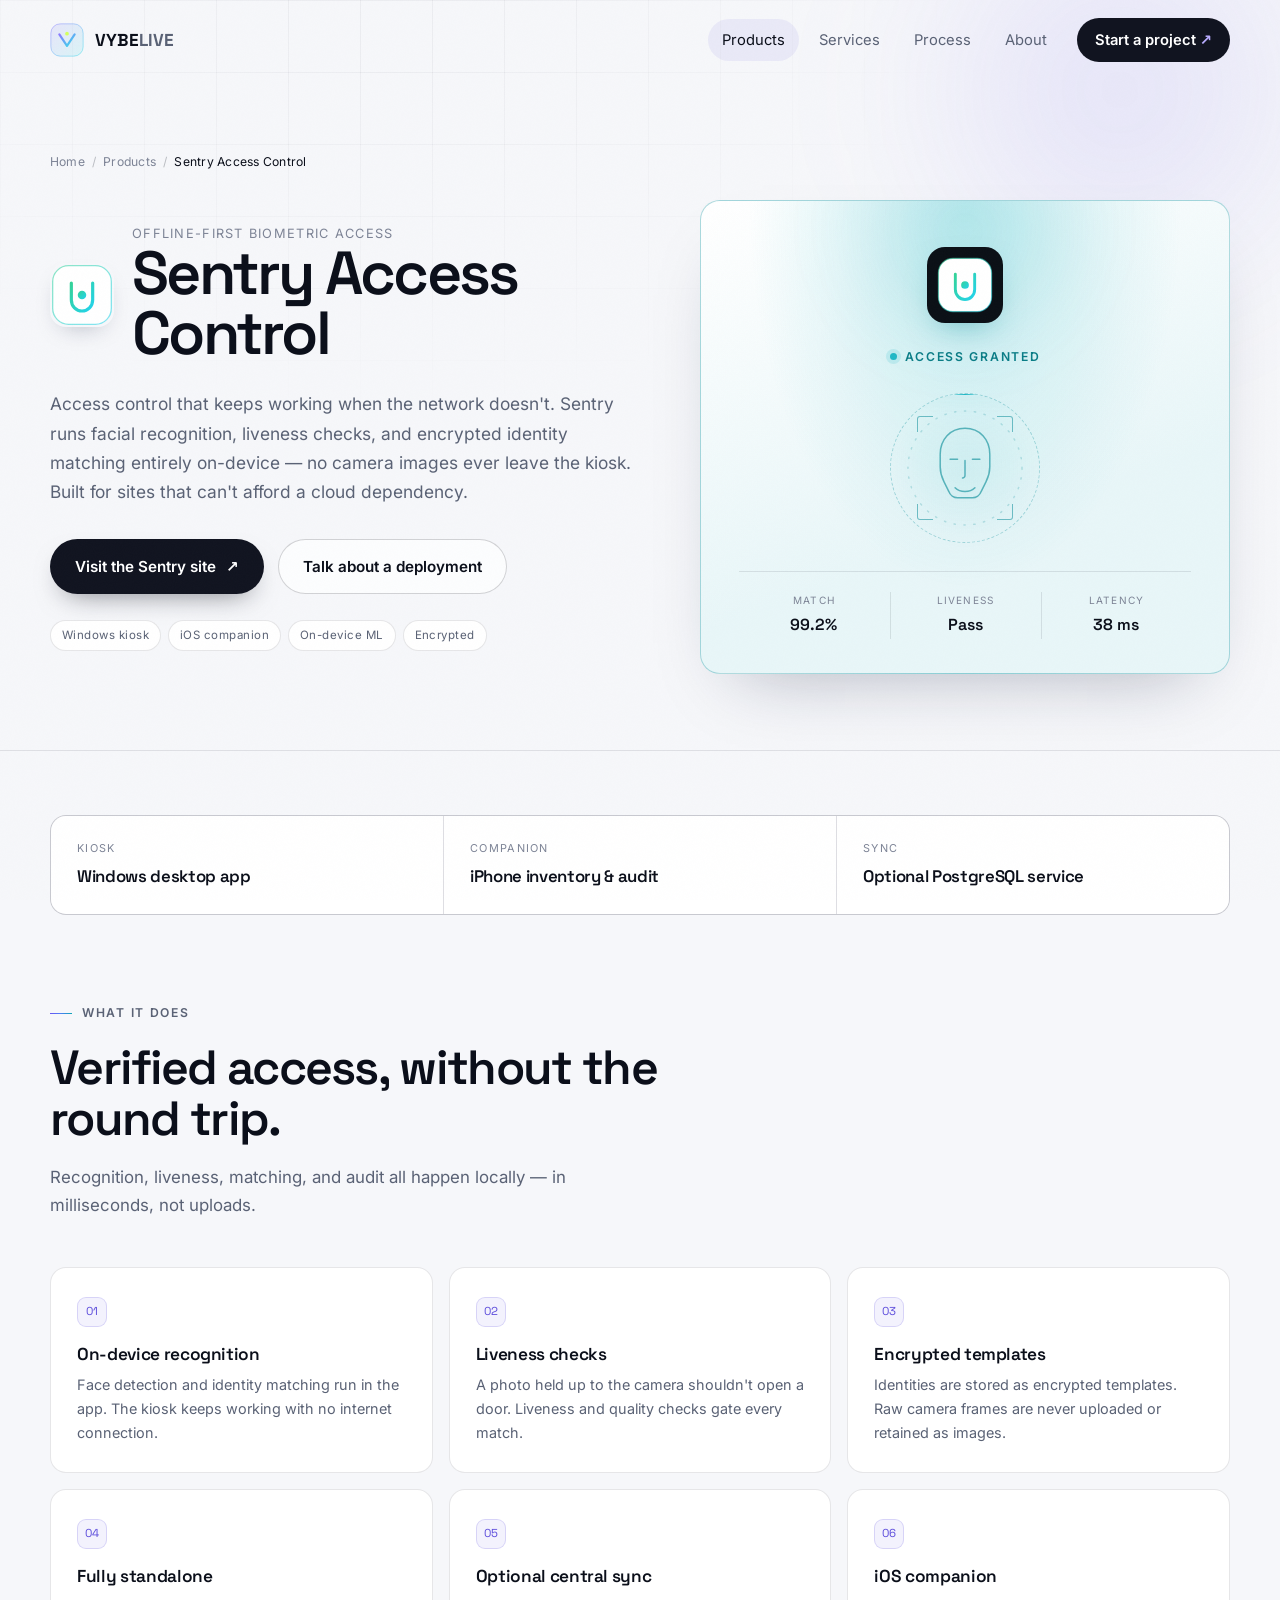
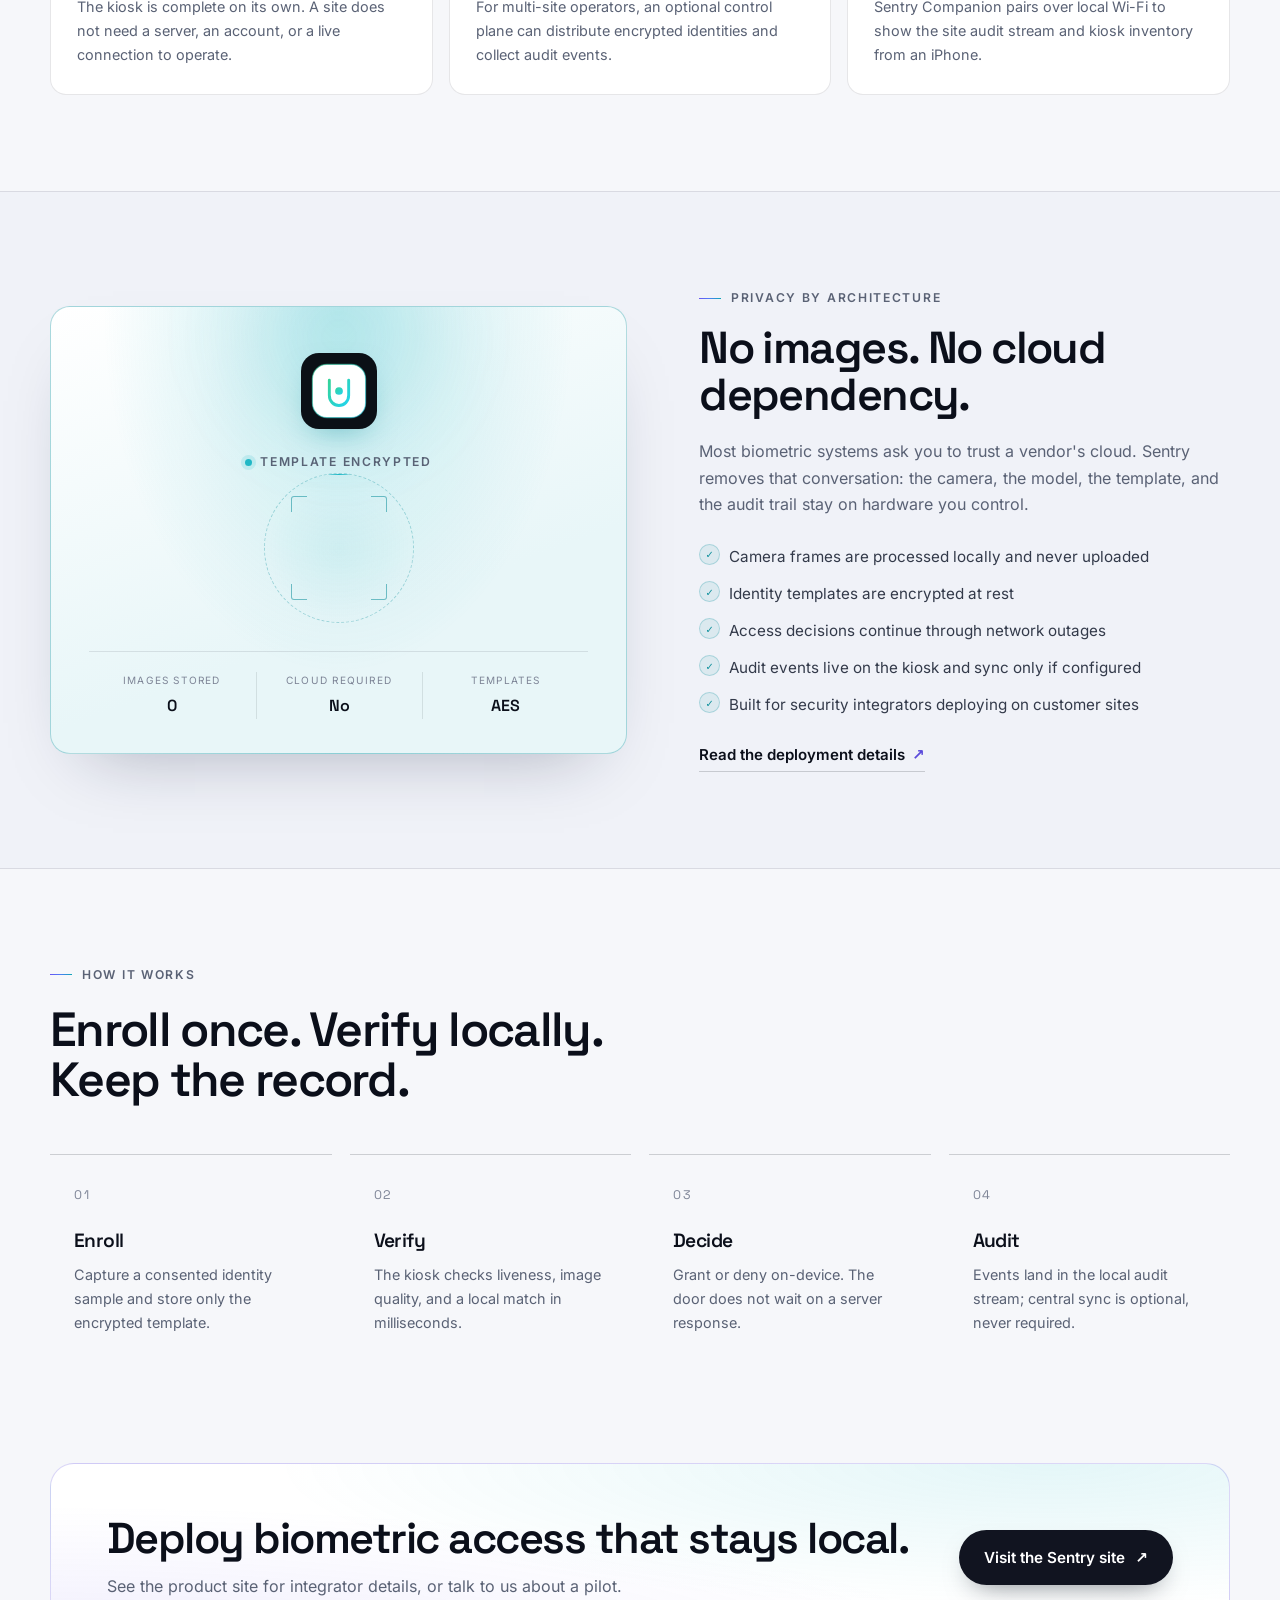
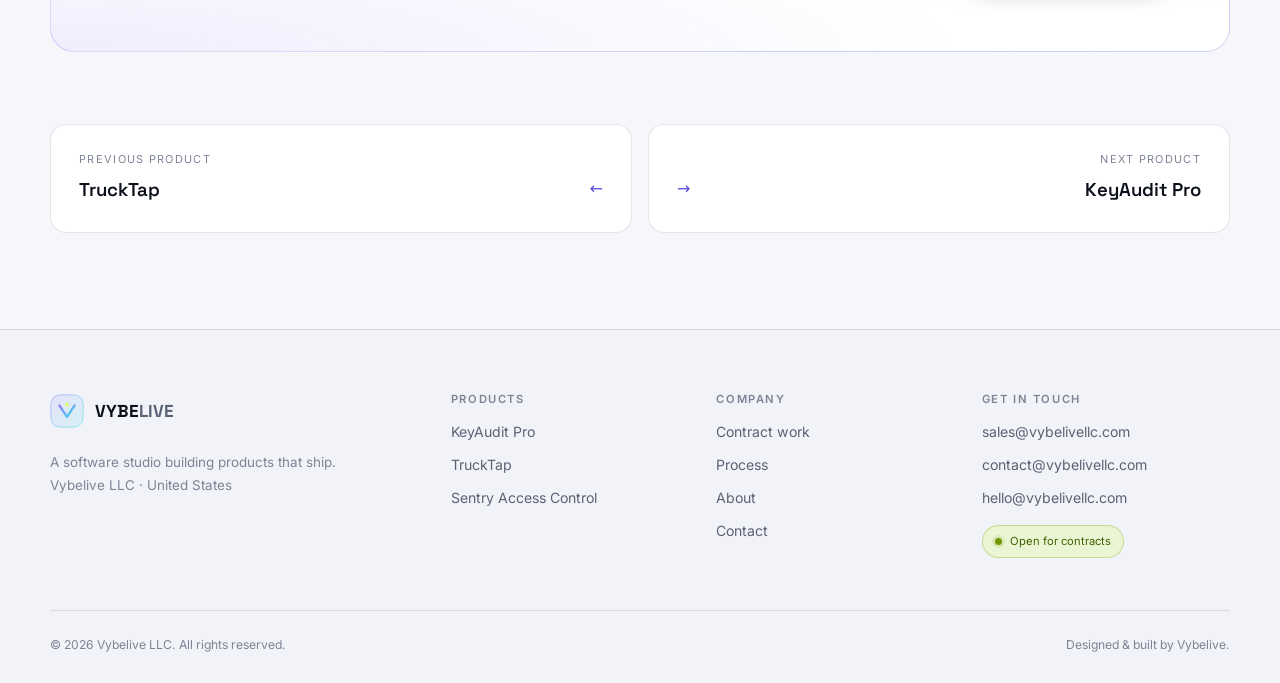
<file: sentry-access.html>
<!DOCTYPE html>
<html lang="en">
<head>
<meta charset="UTF-8" />
<meta name="viewport" content="width=device-width, initial-scale=1.0" />
<title>Sentry Access Control — Offline-first biometric access | VYBELIVE</title>
<meta name="description" content="Sentry Access Control runs facial recognition, liveness checks, and encrypted identity matching entirely on-device. Offline-first biometric access for security integrators." />
<meta name="theme-color" content="#f6f7fa" />
<link rel="icon" href="assets/favicon.svg" type="image/svg+xml" />
<link rel="apple-touch-icon" href="assets/vybelive-icon.jpg" />
<link rel="canonical" href="https://vybelivellc.com/sentry-access.html" />
<meta property="og:type" content="article" />
<meta property="og:title" content="Sentry Access Control — Offline-first biometric access" />
<meta property="og:description" content="Facial recognition and encrypted identity matching that run on the kiosk. No images uploaded, no cloud dependency." />
<meta property="og:image" content="https://vybelivellc.com/assets/og.png" />
<link rel="preload" href="fonts/Inter.woff2" as="font" type="font/woff2" crossorigin />
<link rel="preload" href="fonts/SpaceGrotesk.woff2" as="font" type="font/woff2" crossorigin />
<link rel="stylesheet" href="fonts/fonts.css" />
<link rel="stylesheet" href="styles.css" />
</head>
<body>
<a class="skip-link" href="#main">Skip to content</a>
<div class="noise" aria-hidden="true"></div>

<header class="site-header">
  <div class="container nav-wrap">
    <a class="brand" href="index.html" aria-label="VYBELIVE home">
      <span class="brand-mark" aria-hidden="true">
        <svg viewBox="0 0 40 40" role="presentation">
          <defs><linearGradient id="brandGrad" x1="0" y1="0" x2="1" y2="1"><stop offset="0" stop-color="#8b7bff"/><stop offset="1" stop-color="#35e0e8"/></linearGradient></defs>
          <rect x="1" y="1" width="38" height="38" rx="11" fill="url(#brandGrad)" opacity=".14"/>
          <rect x="1" y="1" width="38" height="38" rx="11" fill="none" stroke="url(#brandGrad)" stroke-opacity=".55"/>
          <path d="M11 13.5 20 27l9-13.5" fill="none" stroke="url(#brandGrad)" stroke-width="2.6" stroke-linecap="round" stroke-linejoin="round"/>
          <circle cx="20" cy="12.5" r="2.2" fill="#d4ff5f"/>
        </svg>
      </span>
      <span class="brand-word">VYBE<span>LIVE</span></span>
    </a>
    <nav class="site-nav" id="site-nav" aria-label="Primary">
      <a class="active" href="products.html">Products</a>
      <a href="services.html">Services</a>
      <a href="process.html">Process</a>
      <a href="about.html">About</a>
      <a class="nav-cta" href="contact.html">Start a project <span aria-hidden="true">↗</span></a>
    </nav>
    <button class="nav-toggle" id="nav-toggle" aria-expanded="false" aria-controls="site-nav" aria-label="Open menu"><span></span><span></span></button>
  </div>
</header>

<main id="main">
  <section class="page-hero">
    <div class="container">
      <nav class="breadcrumb" aria-label="Breadcrumb">
        <a href="index.html">Home</a><span class="sep">/</span><a href="products.html">Products</a><span class="sep">/</span><span aria-current="page">Sentry Access Control</span>
      </nav>
      <div class="page-hero-split">
        <div>
          <div class="product-title">
            <img src="assets/sentry-logo.svg" alt="" width="64" height="64" />
            <div>
              <p class="product-tag">Offline-first biometric access</p>
              <h1>Sentry Access Control</h1>
            </div>
          </div>
          <p class="lede">
            Access control that keeps working when the network doesn't. Sentry runs facial
            recognition, liveness checks, and encrypted identity matching entirely on-device —
            no camera images ever leave the kiosk. Built for sites that can't afford a cloud dependency.
          </p>
          <div class="hero-actions">
            <a class="btn btn-primary" href="https://livnlgnd.github.io/sentry-access-site/" target="_blank" rel="noopener">Visit the Sentry site <span aria-hidden="true">↗</span></a>
            <a class="btn btn-ghost" href="contact.html">Talk about a deployment</a>
          </div>
          <div class="chips" style="margin-top:26px">
            <span>Windows kiosk</span><span>iOS companion</span><span>On-device ML</span><span>Encrypted</span>
          </div>
        </div>
        <div class="page-hero-visual">
          <div class="sentry-panel">
            <div class="sentry-panel-glow" aria-hidden="true"></div>
            <img class="sentry-logo-lg" src="assets/sentry-logo.svg" alt="Sentry Access Control logo" width="96" height="96" loading="eager" />
            <p class="sentry-status"><span class="live-dot" aria-hidden="true"></span> Access granted</p>
            <div class="sentry-scan" aria-hidden="true">
              <div class="scan-line"></div>
              <svg class="face-wire" viewBox="0 0 100 100" fill="none" stroke="rgba(13,143,155,.7)" stroke-width="1.2">
                <path d="M50 18c-12 0-20 9-20 21v10c0 5 1 8 3 12l4 8c1 3 4 5 7 5h12c3 0 6-2 7-5l4-8c2-4 3-7 3-12V39c0-12-8-21-20-21Z"/>
                <path d="M38 43h6M56 43h6" stroke-linecap="round"/>
                <path d="M50 44v12c0 1-1 2-2 2" stroke-linecap="round"/>
                <path d="M42 66c2 2 5 3 8 3s6-1 8-3" stroke-linecap="round"/>
                <circle cx="50" cy="50" r="46" stroke-dasharray="1 7" stroke-opacity=".35"/>
              </svg>
              <span class="scan-corner tl"></span><span class="scan-corner tr"></span>
              <span class="scan-corner bl"></span><span class="scan-corner br"></span>
            </div>
            <dl class="sentry-meta">
              <div><dt>Match</dt><dd>99.2%</dd></div>
              <div><dt>Liveness</dt><dd>Pass</dd></div>
              <div><dt>Latency</dt><dd>38 ms</dd></div>
            </dl>
          </div>
        </div>
      </div>
    </div>
  </section>

  <section class="page-section" style="padding-top:48px;padding-bottom:48px">
    <div class="container">
      <dl class="spec-strip">
        <div><dt>Kiosk</dt><dd>Windows desktop app</dd></div>
        <div><dt>Companion</dt><dd>iPhone inventory &amp; audit</dd></div>
        <div><dt>Sync</dt><dd>Optional PostgreSQL service</dd></div>
      </dl>
    </div>
  </section>

  <section class="page-section" style="padding-top:24px">
    <div class="container">
      <div class="section-head">
        <p class="kicker">What it does</p>
        <h2>Verified access, without the round trip.</h2>
        <p class="section-sub">Recognition, liveness, matching, and audit all happen locally — in milliseconds, not uploads.</p>
      </div>
      <div class="detail-grid">
        <article class="detail-card">
          <span class="detail-num">01</span>
          <h3>On-device recognition</h3>
          <p>Face detection and identity matching run in the app. The kiosk keeps working with no internet connection.</p>
        </article>
        <article class="detail-card">
          <span class="detail-num">02</span>
          <h3>Liveness checks</h3>
          <p>A photo held up to the camera shouldn't open a door. Liveness and quality checks gate every match.</p>
        </article>
        <article class="detail-card">
          <span class="detail-num">03</span>
          <h3>Encrypted templates</h3>
          <p>Identities are stored as encrypted templates. Raw camera frames are never uploaded or retained as images.</p>
        </article>
        <article class="detail-card">
          <span class="detail-num">04</span>
          <h3>Fully standalone</h3>
          <p>The kiosk is complete on its own. A site does not need a server, an account, or a live connection to operate.</p>
        </article>
        <article class="detail-card">
          <span class="detail-num">05</span>
          <h3>Optional central sync</h3>
          <p>For multi-site operators, an optional control plane can distribute encrypted identities and collect audit events.</p>
        </article>
        <article class="detail-card">
          <span class="detail-num">06</span>
          <h3>iOS companion</h3>
          <p>Sentry Companion pairs over local Wi-Fi to show the site audit stream and kiosk inventory from an iPhone.</p>
        </article>
      </div>
    </div>
  </section>

  <section class="page-section tint">
    <div class="container">
      <div class="split reverse">
        <div class="split-copy">
          <p class="kicker">Privacy by architecture</p>
          <h2>No images. No cloud dependency.</h2>
          <p>
            Most biometric systems ask you to trust a vendor's cloud. Sentry removes that
            conversation: the camera, the model, the template, and the audit trail stay on
            hardware you control.
          </p>
          <ul class="check-list">
            <li>Camera frames are processed locally and never uploaded</li>
            <li>Identity templates are encrypted at rest</li>
            <li>Access decisions continue through network outages</li>
            <li>Audit events live on the kiosk and sync only if configured</li>
            <li>Built for security integrators deploying on customer sites</li>
          </ul>
          <div class="link-row">
            <a class="text-link" href="https://livnlgnd.github.io/sentry-access-site/" target="_blank" rel="noopener">Read the deployment details <span aria-hidden="true">↗</span></a>
          </div>
        </div>
        <div class="split-visual">
          <div class="sentry-panel">
            <div class="sentry-panel-glow" aria-hidden="true"></div>
            <img class="sentry-logo-lg" src="assets/sentry-logo.svg" alt="Sentry Access Control logo" width="96" height="96" loading="lazy" />
            <p class="sentry-status"><span class="live-dot" aria-hidden="true"></span> Template encrypted</p>
            <div class="sentry-scan" aria-hidden="true">
              <div class="scan-line"></div>
              <span class="scan-corner tl"></span><span class="scan-corner tr"></span>
              <span class="scan-corner bl"></span><span class="scan-corner br"></span>
            </div>
            <dl class="sentry-meta">
              <div><dt>Images stored</dt><dd>0</dd></div>
              <div><dt>Cloud required</dt><dd>No</dd></div>
              <div><dt>Templates</dt><dd>AES</dd></div>
            </dl>
          </div>
        </div>
      </div>
    </div>
  </section>

  <section class="page-section">
    <div class="container">
      <div class="section-head">
        <p class="kicker">How it works</p>
        <h2>Enroll once. Verify locally. Keep the record.</h2>
      </div>
      <ol class="process-grid">
        <li class="process-step"><span class="step-num">01</span><h3>Enroll</h3><p>Capture a consented identity sample and store only the encrypted template.</p></li>
        <li class="process-step"><span class="step-num">02</span><h3>Verify</h3><p>The kiosk checks liveness, image quality, and a local match in milliseconds.</p></li>
        <li class="process-step"><span class="step-num">03</span><h3>Decide</h3><p>Grant or deny on-device. The door does not wait on a server response.</p></li>
        <li class="process-step"><span class="step-num">04</span><h3>Audit</h3><p>Events land in the local audit stream; central sync is optional, never required.</p></li>
      </ol>
    </div>
  </section>

  <section class="page-section" style="padding-top:0">
    <div class="container">
      <div class="cta-band">
        <div>
          <h2>Deploy biometric access that stays local.</h2>
          <p>See the product site for integrator details, or talk to us about a pilot.</p>
        </div>
        <a class="btn btn-primary" href="https://livnlgnd.github.io/sentry-access-site/" target="_blank" rel="noopener">Visit the Sentry site <span aria-hidden="true">↗</span></a>
      </div>
      <nav class="next-products" aria-label="More products">
        <a class="next-product" href="trucktap.html"><small>Previous product</small><span aria-hidden="true">←</span><strong>TruckTap</strong></a>
        <a class="next-product" href="keyaudit-pro.html"><small>Next product</small><strong>KeyAudit Pro</strong><span aria-hidden="true">→</span></a>
      </nav>
    </div>
  </section>
</main>

<footer class="site-footer">
  <div class="container footer-inner">
    <div class="footer-brand">
      <a class="brand" href="index.html" aria-label="VYBELIVE home">
        <span class="brand-mark" aria-hidden="true">
          <svg viewBox="0 0 40 40" role="presentation">
            <rect x="1" y="1" width="38" height="38" rx="11" fill="url(#brandGrad)" opacity=".14"/>
            <rect x="1" y="1" width="38" height="38" rx="11" fill="none" stroke="url(#brandGrad)" stroke-opacity=".55"/>
            <path d="M11 13.5 20 27l9-13.5" fill="none" stroke="url(#brandGrad)" stroke-width="2.6" stroke-linecap="round" stroke-linejoin="round"/>
            <circle cx="20" cy="12.5" r="2.2" fill="#d4ff5f"/>
          </svg>
        </span>
        <span class="brand-word">VYBE<span>LIVE</span></span>
      </a>
      <p>A software studio building products that ship.<br />Vybelive LLC · United States</p>
    </div>
    <nav class="footer-col" aria-label="Products">
      <h4>Products</h4>
      <a href="keyaudit-pro.html">KeyAudit Pro</a>
      <a href="trucktap.html">TruckTap</a>
      <a href="sentry-access.html">Sentry Access Control</a>
    </nav>
    <nav class="footer-col" aria-label="Company">
      <h4>Company</h4>
      <a href="services.html">Contract work</a>
      <a href="process.html">Process</a>
      <a href="about.html">About</a>
      <a href="contact.html">Contact</a>
    </nav>
    <div class="footer-col">
      <h4>Get in touch</h4>
      <a href="mailto:sales@vybelivellc.com">sales@vybelivellc.com</a>
      <a href="mailto:contact@vybelivellc.com">contact@vybelivellc.com</a>
      <a href="mailto:hello@vybelivellc.com">hello@vybelivellc.com</a>
      
      <span class="footer-status"><span class="status-dot" aria-hidden="true"></span> Open for contracts</span>
    </div>
  </div>
  <div class="container footer-bottom">
    <p>&copy; <span id="year">2026</span> Vybelive LLC. All rights reserved.</p>
    <p>Designed &amp; built by Vybelive.</p>
  </div>
</footer>
<script src="main.js"></script>
</body>
</html>
</file>
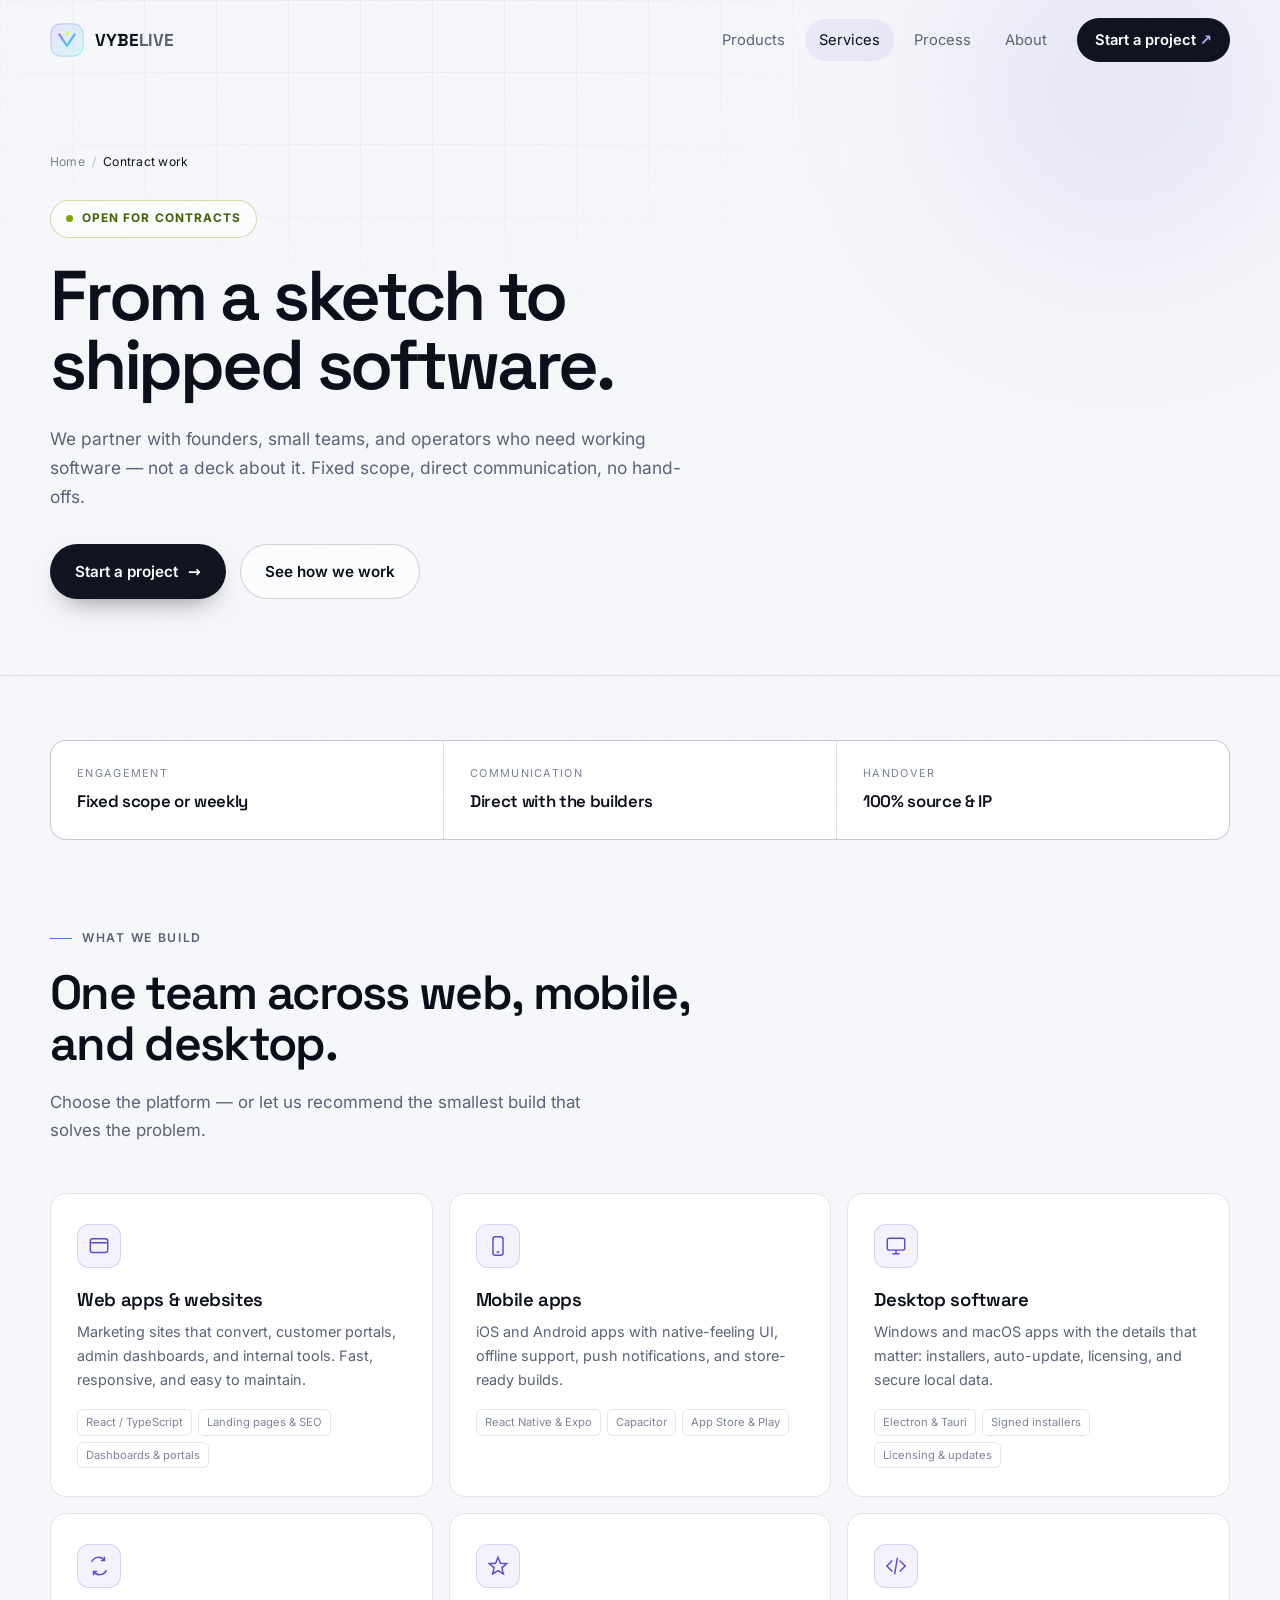
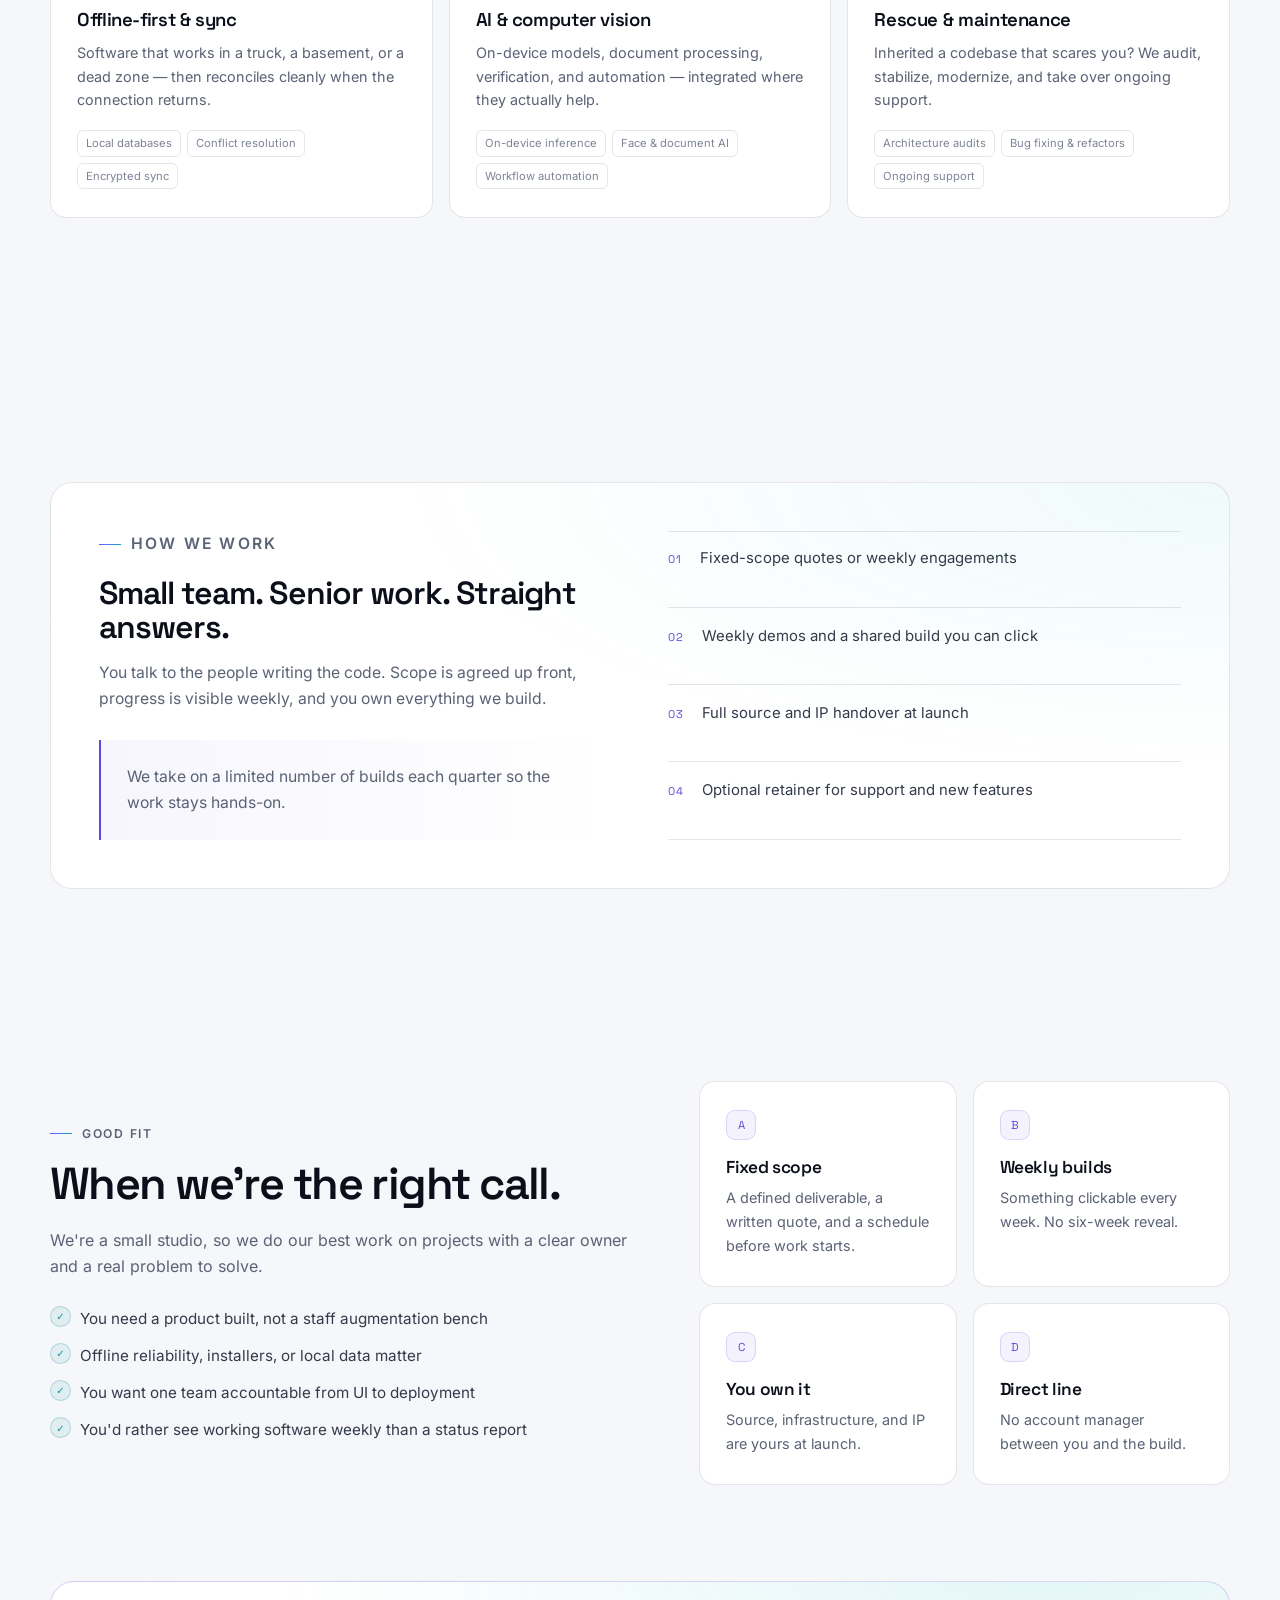
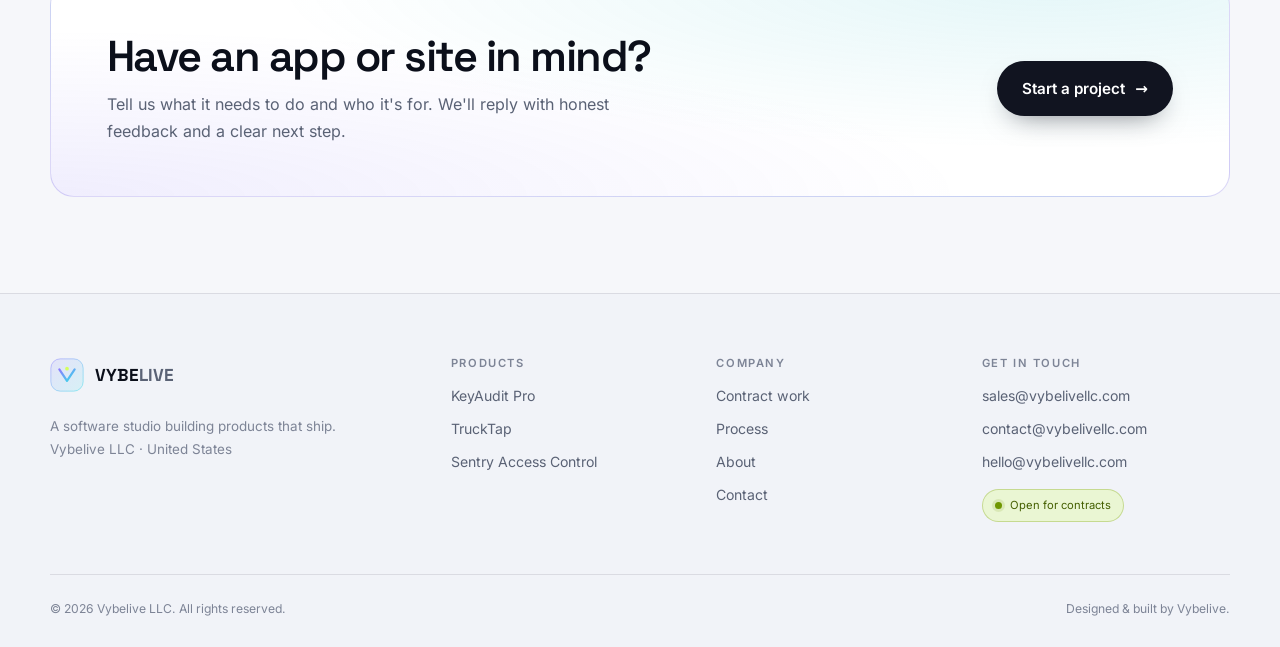
<file: services.html>
<!DOCTYPE html>
<html lang="en">
<head>
<meta charset="UTF-8" />
<meta name="viewport" content="width=device-width, initial-scale=1.0" />
<title>Contract work — Apps, websites &amp; desktop software | VYBELIVE</title>
<meta name="description" content="Vybelive builds web apps, mobile apps, and Windows desktop software on contract. Fixed scope, weekly demos, full source handover. Open for new projects." />
<meta name="theme-color" content="#f6f7fa" />
<link rel="icon" href="assets/favicon.svg" type="image/svg+xml" />
<link rel="apple-touch-icon" href="assets/vybelive-icon.jpg" />
<link rel="canonical" href="https://vybelivellc.com/services.html" />
<meta property="og:type" content="website" />
<meta property="og:title" content="Contract work — VYBELIVE" />
<meta property="og:description" content="Apps, websites, and desktop software built on contract. Fixed scope, weekly demos, full source handover." />
<meta property="og:image" content="https://vybelivellc.com/assets/og.png" />
<link rel="preload" href="fonts/Inter.woff2" as="font" type="font/woff2" crossorigin />
<link rel="preload" href="fonts/SpaceGrotesk.woff2" as="font" type="font/woff2" crossorigin />
<link rel="stylesheet" href="fonts/fonts.css" />
<link rel="stylesheet" href="styles.css" />
</head>
<body>
<a class="skip-link" href="#main">Skip to content</a>
<div class="noise" aria-hidden="true"></div>

<header class="site-header">
  <div class="container nav-wrap">
    <a class="brand" href="index.html" aria-label="VYBELIVE home">
      <span class="brand-mark" aria-hidden="true">
        <svg viewBox="0 0 40 40" role="presentation">
          <defs><linearGradient id="brandGrad" x1="0" y1="0" x2="1" y2="1"><stop offset="0" stop-color="#8b7bff"/><stop offset="1" stop-color="#35e0e8"/></linearGradient></defs>
          <rect x="1" y="1" width="38" height="38" rx="11" fill="url(#brandGrad)" opacity=".14"/>
          <rect x="1" y="1" width="38" height="38" rx="11" fill="none" stroke="url(#brandGrad)" stroke-opacity=".55"/>
          <path d="M11 13.5 20 27l9-13.5" fill="none" stroke="url(#brandGrad)" stroke-width="2.6" stroke-linecap="round" stroke-linejoin="round"/>
          <circle cx="20" cy="12.5" r="2.2" fill="#d4ff5f"/>
        </svg>
      </span>
      <span class="brand-word">VYBE<span>LIVE</span></span>
    </a>
    <nav class="site-nav" id="site-nav" aria-label="Primary">
      <a href="products.html">Products</a>
      <a class="active" href="services.html">Services</a>
      <a href="process.html">Process</a>
      <a href="about.html">About</a>
      <a class="nav-cta" href="contact.html">Start a project <span aria-hidden="true">↗</span></a>
    </nav>
    <button class="nav-toggle" id="nav-toggle" aria-expanded="false" aria-controls="site-nav" aria-label="Open menu"><span></span><span></span></button>
  </div>
</header>

<main id="main">
  <section class="page-hero">
    <div class="container">
      <nav class="breadcrumb" aria-label="Breadcrumb">
        <a href="index.html">Home</a><span class="sep">/</span><span aria-current="page">Contract work</span>
      </nav>
      <div class="contract-badge" style="margin-bottom:24px"><span class="pulse-ring" aria-hidden="true"></span> Open for contracts</div>
      <h1>From a sketch to<br />shipped software.</h1>
      <p class="lede">
        We partner with founders, small teams, and operators who need working software —
        not a deck about it. Fixed scope, direct communication, no hand-offs.
      </p>
      <div class="hero-actions">
        <a class="btn btn-primary" href="contact.html">Start a project <span aria-hidden="true">→</span></a>
        <a class="btn btn-ghost" href="process.html">See how we work</a>
      </div>
    </div>
  </section>

  <section class="page-section" style="padding-top:48px;padding-bottom:48px">
    <div class="container">
      <dl class="spec-strip">
        <div><dt>Engagement</dt><dd>Fixed scope or weekly</dd></div>
        <div><dt>Communication</dt><dd>Direct with the builders</dd></div>
        <div><dt>Handover</dt><dd>100% source &amp; IP</dd></div>
      </dl>
    </div>
  </section>

  <section class="page-section" style="padding-top:24px">
    <div class="container">
      <div class="section-head">
        <p class="kicker">What we build</p>
        <h2>One team across web, mobile, and desktop.</h2>
        <p class="section-sub">Choose the platform — or let us recommend the smallest build that solves the problem.</p>
      </div>
      <div class="services-grid">
        <article class="service-card">
          <span class="service-icon" aria-hidden="true">
            <svg viewBox="0 0 24 24" fill="none" stroke="currentColor" stroke-width="1.6"><rect x="2.5" y="4" width="19" height="15" rx="2.5"/><path d="M2.5 8.5h19M6 6.2h.01M8.5 6.2h.01"/></svg>
          </span>
          <h3>Web apps &amp; websites</h3>
          <p>Marketing sites that convert, customer portals, admin dashboards, and internal tools. Fast, responsive, and easy to maintain.</p>
          <ul><li>React / TypeScript</li><li>Landing pages &amp; SEO</li><li>Dashboards &amp; portals</li></ul>
        </article>
        <article class="service-card">
          <span class="service-icon" aria-hidden="true">
            <svg viewBox="0 0 24 24" fill="none" stroke="currentColor" stroke-width="1.6"><rect x="6.5" y="2" width="11" height="20" rx="2.5"/><path d="M10.5 18.5h3"/></svg>
          </span>
          <h3>Mobile apps</h3>
          <p>iOS and Android apps with native-feeling UI, offline support, push notifications, and store-ready builds.</p>
          <ul><li>React Native &amp; Expo</li><li>Capacitor</li><li>App Store &amp; Play</li></ul>
        </article>
        <article class="service-card">
          <span class="service-icon" aria-hidden="true">
            <svg viewBox="0 0 24 24" fill="none" stroke="currentColor" stroke-width="1.6"><rect x="2.5" y="3.5" width="19" height="13" rx="2"/><path d="M8 20.5h8M12 16.5v4"/></svg>
          </span>
          <h3>Desktop software</h3>
          <p>Windows and macOS apps with the details that matter: installers, auto-update, licensing, and secure local data.</p>
          <ul><li>Electron &amp; Tauri</li><li>Signed installers</li><li>Licensing &amp; updates</li></ul>
        </article>
        <article class="service-card">
          <span class="service-icon" aria-hidden="true">
            <svg viewBox="0 0 24 24" fill="none" stroke="currentColor" stroke-width="1.6"><path d="M4 7.5a8 8 0 0 1 14-1.5M20 16.5a8 8 0 0 1-14 1.5"/><path d="M18 2v4h-4M6 22v-4h4"/></svg>
          </span>
          <h3>Offline-first &amp; sync</h3>
          <p>Software that works in a truck, a basement, or a dead zone — then reconciles cleanly when the connection returns.</p>
          <ul><li>Local databases</li><li>Conflict resolution</li><li>Encrypted sync</li></ul>
        </article>
        <article class="service-card">
          <span class="service-icon" aria-hidden="true">
            <svg viewBox="0 0 24 24" fill="none" stroke="currentColor" stroke-width="1.6"><path d="M12 2.5 14.6 9l6.9.5-5.3 4.5 1.7 6.7L12 17l-5.9 3.7 1.7-6.7L2.5 9.5 9.4 9Z"/></svg>
          </span>
          <h3>AI &amp; computer vision</h3>
          <p>On-device models, document processing, verification, and automation — integrated where they actually help.</p>
          <ul><li>On-device inference</li><li>Face &amp; document AI</li><li>Workflow automation</li></ul>
        </article>
        <article class="service-card">
          <span class="service-icon" aria-hidden="true">
            <svg viewBox="0 0 24 24" fill="none" stroke="currentColor" stroke-width="1.6"><path d="m8 6-6 6 6 6M16 6l6 6-6 6M13.5 3l-3 18"/></svg>
          </span>
          <h3>Rescue &amp; maintenance</h3>
          <p>Inherited a codebase that scares you? We audit, stabilize, modernize, and take over ongoing support.</p>
          <ul><li>Architecture audits</li><li>Bug fixing &amp; refactors</li><li>Ongoing support</li></ul>
        </article>
      </div>
    </div>
  </section>

  <section class="page-section">
    <div class="container">
      <div class="engagement">
        <div>
          <p class="kicker">How we work</p>
          <h3>Small team. Senior work. Straight answers.</h3>
          <p>You talk to the people writing the code. Scope is agreed up front, progress is visible weekly, and you own everything we build.</p>
          <div class="team-note"><p>We take on a limited number of builds each quarter so the work stays hands-on.</p></div>
        </div>
        <ul class="engagement-points">
          <li><span>01</span> Fixed-scope quotes or weekly engagements</li>
          <li><span>02</span> Weekly demos and a shared build you can click</li>
          <li><span>03</span> Full source and IP handover at launch</li>
          <li><span>04</span> Optional retainer for support and new features</li>
        </ul>
      </div>
    </div>
  </section>

  <section class="page-section">
    <div class="container">
      <div class="split">
        <div class="split-copy">
          <p class="kicker">Good fit</p>
          <h2>When we're the right call.</h2>
          <p>We're a small studio, so we do our best work on projects with a clear owner and a real problem to solve.</p>
          <ul class="check-list">
            <li>You need a product built, not a staff augmentation bench</li>
            <li>Offline reliability, installers, or local data matter</li>
            <li>You want one team accountable from UI to deployment</li>
            <li>You'd rather see working software weekly than a status report</li>
          </ul>
        </div>
        <div class="split-visual">
          <div class="detail-grid" style="grid-template-columns:1fr 1fr">
            <article class="detail-card"><span class="detail-num">A</span><h3>Fixed scope</h3><p>A defined deliverable, a written quote, and a schedule before work starts.</p></article>
            <article class="detail-card"><span class="detail-num">B</span><h3>Weekly builds</h3><p>Something clickable every week. No six-week reveal.</p></article>
            <article class="detail-card"><span class="detail-num">C</span><h3>You own it</h3><p>Source, infrastructure, and IP are yours at launch.</p></article>
            <article class="detail-card"><span class="detail-num">D</span><h3>Direct line</h3><p>No account manager between you and the build.</p></article>
          </div>
        </div>
      </div>
    </div>
  </section>

  <section class="page-section" style="padding-top:0">
    <div class="container">
      <div class="cta-band">
        <div>
          <h2>Have an app or site in mind?</h2>
          <p>Tell us what it needs to do and who it's for. We'll reply with honest feedback and a clear next step.</p>
        </div>
        <a class="btn btn-primary" href="contact.html">Start a project <span aria-hidden="true">→</span></a>
      </div>
    </div>
  </section>
</main>

<footer class="site-footer">
  <div class="container footer-inner">
    <div class="footer-brand">
      <a class="brand" href="index.html" aria-label="VYBELIVE home">
        <span class="brand-mark" aria-hidden="true">
          <svg viewBox="0 0 40 40" role="presentation">
            <rect x="1" y="1" width="38" height="38" rx="11" fill="url(#brandGrad)" opacity=".14"/>
            <rect x="1" y="1" width="38" height="38" rx="11" fill="none" stroke="url(#brandGrad)" stroke-opacity=".55"/>
            <path d="M11 13.5 20 27l9-13.5" fill="none" stroke="url(#brandGrad)" stroke-width="2.6" stroke-linecap="round" stroke-linejoin="round"/>
            <circle cx="20" cy="12.5" r="2.2" fill="#d4ff5f"/>
          </svg>
        </span>
        <span class="brand-word">VYBE<span>LIVE</span></span>
      </a>
      <p>A software studio building products that ship.<br />Vybelive LLC · United States</p>
    </div>
    <nav class="footer-col" aria-label="Products">
      <h4>Products</h4>
      <a href="keyaudit-pro.html">KeyAudit Pro</a>
      <a href="trucktap.html">TruckTap</a>
      <a href="sentry-access.html">Sentry Access Control</a>
    </nav>
    <nav class="footer-col" aria-label="Company">
      <h4>Company</h4>
      <a href="services.html">Contract work</a>
      <a href="process.html">Process</a>
      <a href="about.html">About</a>
      <a href="contact.html">Contact</a>
    </nav>
    <div class="footer-col">
      <h4>Get in touch</h4>
      <a href="mailto:sales@vybelivellc.com">sales@vybelivellc.com</a>
      <a href="mailto:contact@vybelivellc.com">contact@vybelivellc.com</a>
      <a href="mailto:hello@vybelivellc.com">hello@vybelivellc.com</a>
      
      <span class="footer-status"><span class="status-dot" aria-hidden="true"></span> Open for contracts</span>
    </div>
  </div>
  <div class="container footer-bottom">
    <p>&copy; <span id="year">2026</span> Vybelive LLC. All rights reserved.</p>
    <p>Designed &amp; built by Vybelive.</p>
  </div>
</footer>
<script src="main.js"></script>
</body>
</html>
</file>
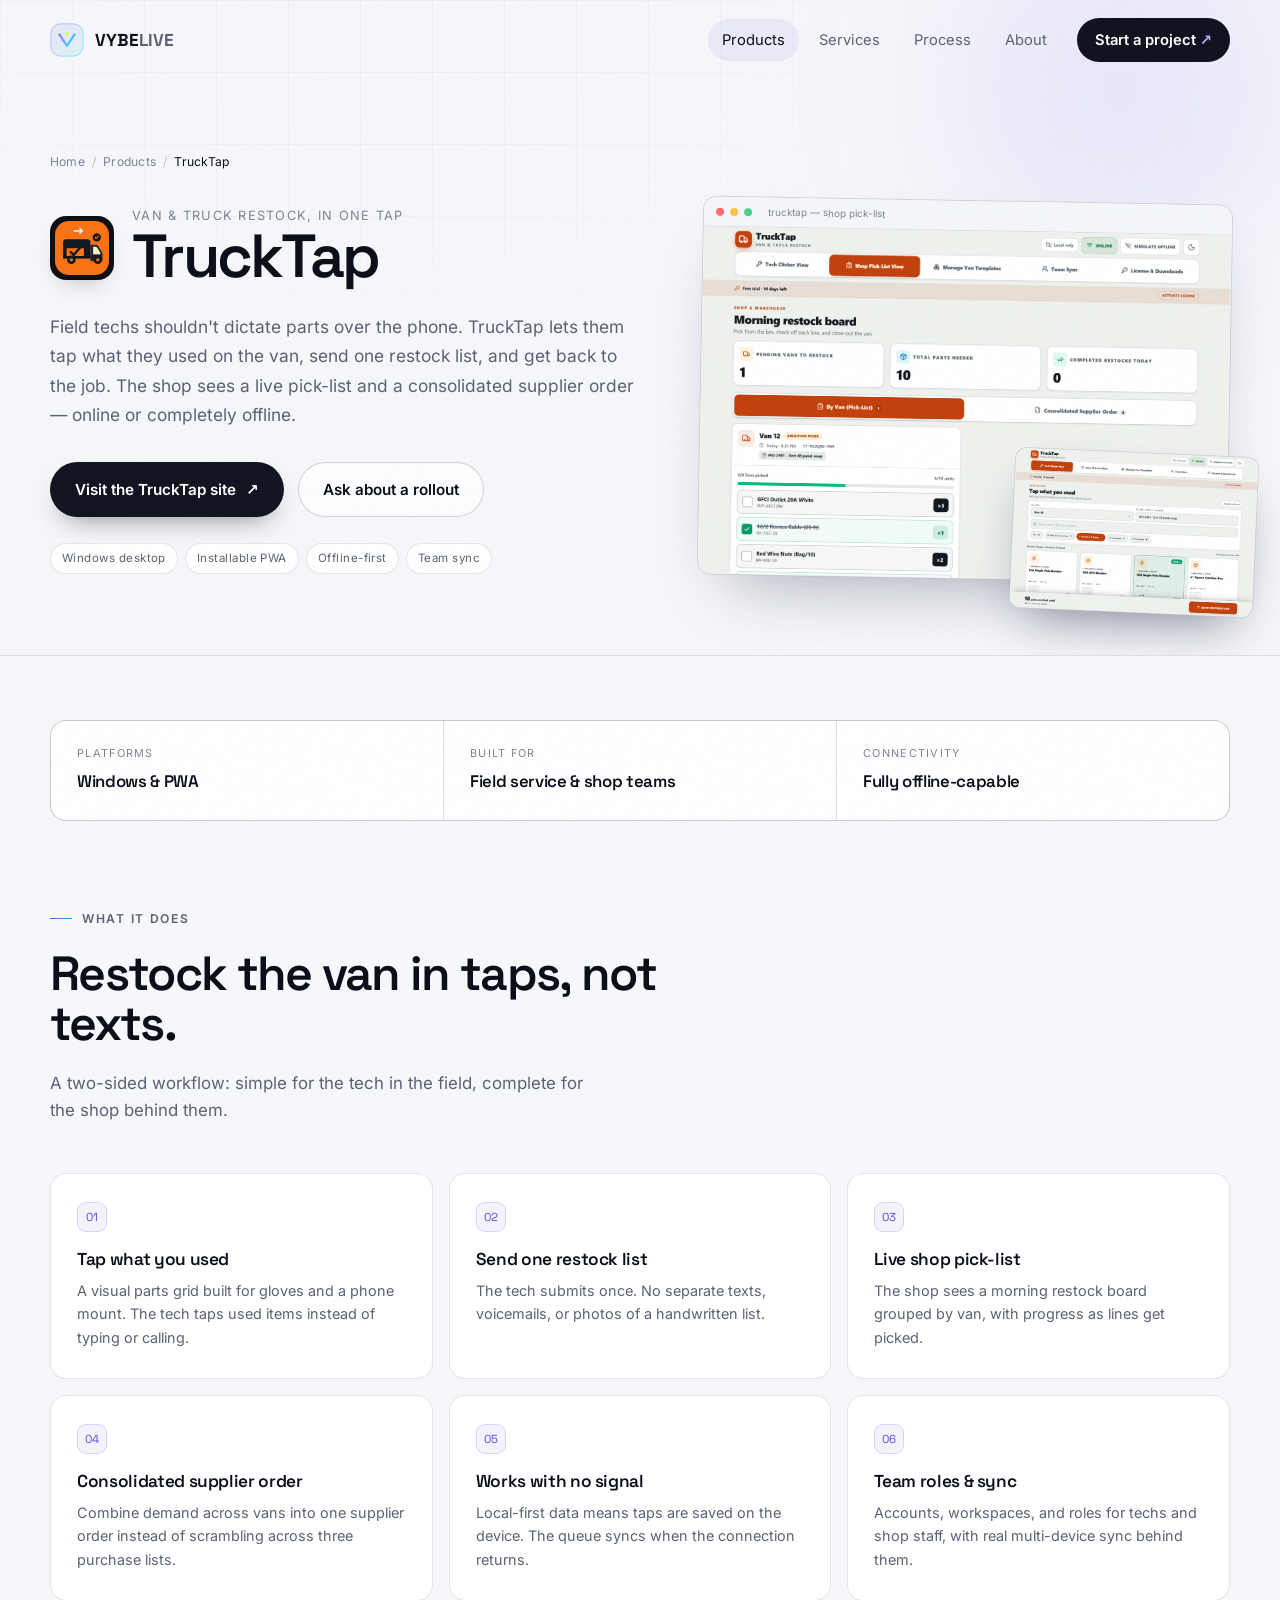
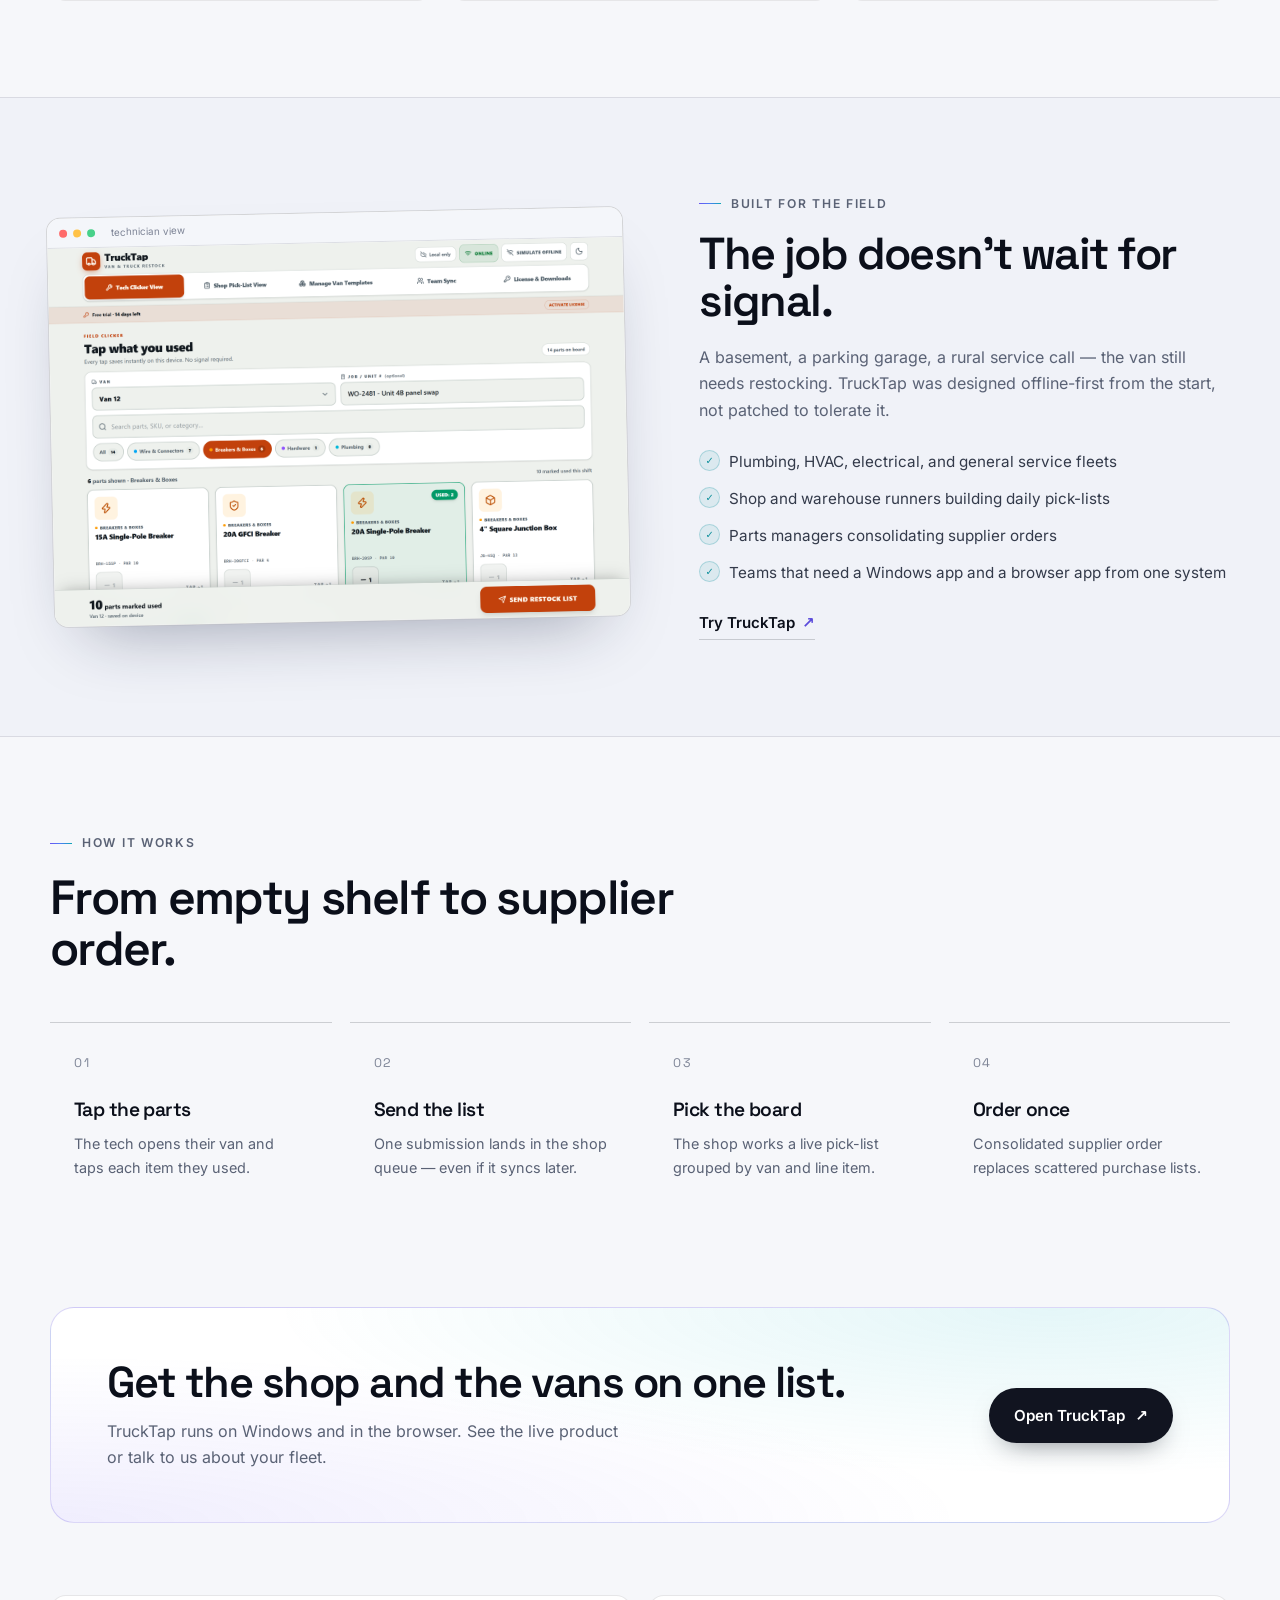
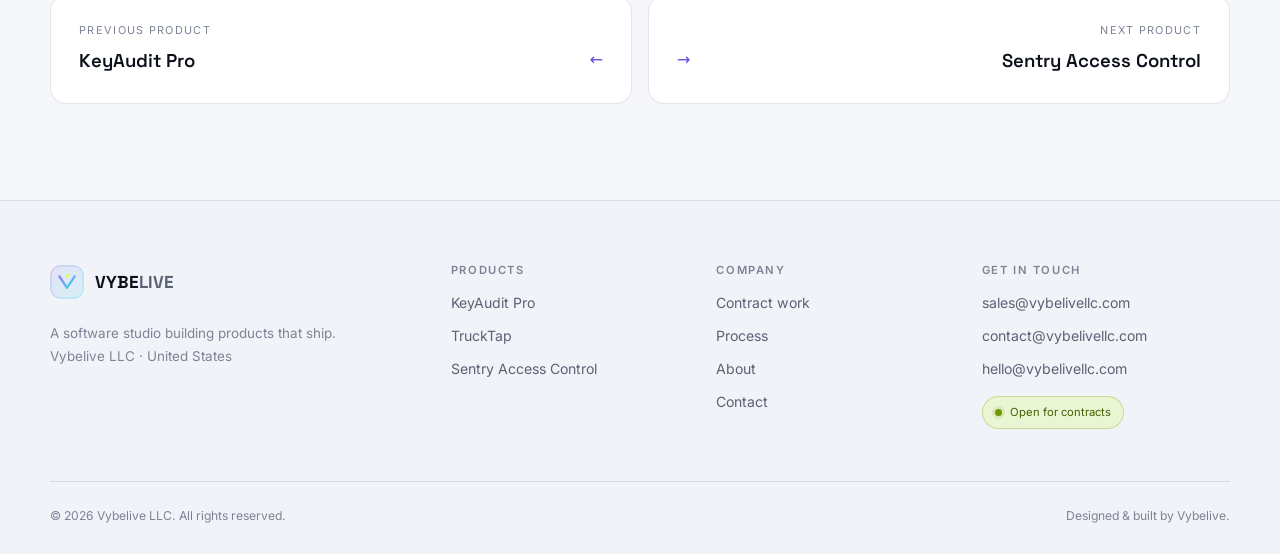
<file: trucktap.html>
<!DOCTYPE html>
<html lang="en">
<head>
<meta charset="UTF-8" />
<meta name="viewport" content="width=device-width, initial-scale=1.0" />
<title>TruckTap — Van &amp; truck restock in one tap | VYBELIVE</title>
<meta name="description" content="TruckTap is local-first restock software for field techs and shop runners: tap used parts, send a restock list, and get a live pick-list and supplier order — online or offline." />
<meta name="theme-color" content="#f6f7fa" />
<link rel="icon" href="assets/favicon.svg" type="image/svg+xml" />
<link rel="apple-touch-icon" href="assets/vybelive-icon.jpg" />
<link rel="canonical" href="https://vybelivellc.com/trucktap.html" />
<meta property="og:type" content="article" />
<meta property="og:title" content="TruckTap — Van &amp; truck restock in one tap" />
<meta property="og:description" content="Tap used parts, send one restock list, and get a live shop pick-list and supplier order — even with no signal." />
<meta property="og:image" content="https://vybelivellc.com/assets/og.png" />
<link rel="preload" href="fonts/Inter.woff2" as="font" type="font/woff2" crossorigin />
<link rel="preload" href="fonts/SpaceGrotesk.woff2" as="font" type="font/woff2" crossorigin />
<link rel="stylesheet" href="fonts/fonts.css" />
<link rel="stylesheet" href="styles.css" />
</head>
<body>
<a class="skip-link" href="#main">Skip to content</a>
<div class="noise" aria-hidden="true"></div>

<header class="site-header">
  <div class="container nav-wrap">
    <a class="brand" href="index.html" aria-label="VYBELIVE home">
      <span class="brand-mark" aria-hidden="true">
        <svg viewBox="0 0 40 40" role="presentation">
          <defs><linearGradient id="brandGrad" x1="0" y1="0" x2="1" y2="1"><stop offset="0" stop-color="#8b7bff"/><stop offset="1" stop-color="#35e0e8"/></linearGradient></defs>
          <rect x="1" y="1" width="38" height="38" rx="11" fill="url(#brandGrad)" opacity=".14"/>
          <rect x="1" y="1" width="38" height="38" rx="11" fill="none" stroke="url(#brandGrad)" stroke-opacity=".55"/>
          <path d="M11 13.5 20 27l9-13.5" fill="none" stroke="url(#brandGrad)" stroke-width="2.6" stroke-linecap="round" stroke-linejoin="round"/>
          <circle cx="20" cy="12.5" r="2.2" fill="#d4ff5f"/>
        </svg>
      </span>
      <span class="brand-word">VYBE<span>LIVE</span></span>
    </a>
    <nav class="site-nav" id="site-nav" aria-label="Primary">
      <a class="active" href="products.html">Products</a>
      <a href="services.html">Services</a>
      <a href="process.html">Process</a>
      <a href="about.html">About</a>
      <a class="nav-cta" href="contact.html">Start a project <span aria-hidden="true">↗</span></a>
    </nav>
    <button class="nav-toggle" id="nav-toggle" aria-expanded="false" aria-controls="site-nav" aria-label="Open menu"><span></span><span></span></button>
  </div>
</header>

<main id="main">
  <section class="page-hero">
    <div class="container">
      <nav class="breadcrumb" aria-label="Breadcrumb">
        <a href="index.html">Home</a><span class="sep">/</span><a href="products.html">Products</a><span class="sep">/</span><span aria-current="page">TruckTap</span>
      </nav>
      <div class="page-hero-split">
        <div>
          <div class="product-title">
            <img src="assets/trucktap-icon.svg" alt="" width="64" height="64" />
            <div>
              <p class="product-tag">Van &amp; truck restock, in one tap</p>
              <h1>TruckTap</h1>
            </div>
          </div>
          <p class="lede">
            Field techs shouldn't dictate parts over the phone. TruckTap lets them tap what
            they used on the van, send one restock list, and get back to the job. The shop
            sees a live pick-list and a consolidated supplier order — online or completely offline.
          </p>
          <div class="hero-actions">
            <a class="btn btn-primary" href="https://livnlgnd.github.io/trucktap/" target="_blank" rel="noopener">Visit the TruckTap site <span aria-hidden="true">↗</span></a>
            <a class="btn btn-ghost" href="contact.html">Ask about a rollout</a>
          </div>
          <div class="chips" style="margin-top:26px">
            <span>Windows desktop</span><span>Installable PWA</span><span>Offline-first</span><span>Team sync</span>
          </div>
        </div>
        <div class="page-hero-visual product-visual">
          <div class="browser-frame">
            <div class="browser-bar"><span></span><span></span><span></span><em>trucktap — shop pick-list</em></div>
            <img src="assets/trucktap-picklist.png" alt="TruckTap shop pick-list with restock requests by technician" width="2800" height="1840" loading="eager" />
          </div>
          <div class="floating-shot">
            <img src="assets/trucktap-tech.png" alt="TruckTap technician view for tapping used parts" width="2800" height="1840" loading="lazy" />
          </div>
        </div>
      </div>
    </div>
  </section>

  <section class="page-section" style="padding-top:48px;padding-bottom:48px">
    <div class="container">
      <dl class="spec-strip">
        <div><dt>Platforms</dt><dd>Windows &amp; PWA</dd></div>
        <div><dt>Built for</dt><dd>Field service &amp; shop teams</dd></div>
        <div><dt>Connectivity</dt><dd>Fully offline-capable</dd></div>
      </dl>
    </div>
  </section>

  <section class="page-section" style="padding-top:24px">
    <div class="container">
      <div class="section-head">
        <p class="kicker">What it does</p>
        <h2>Restock the van in taps, not texts.</h2>
        <p class="section-sub">A two-sided workflow: simple for the tech in the field, complete for the shop behind them.</p>
      </div>
      <div class="detail-grid">
        <article class="detail-card">
          <span class="detail-num">01</span>
          <h3>Tap what you used</h3>
          <p>A visual parts grid built for gloves and a phone mount. The tech taps used items instead of typing or calling.</p>
        </article>
        <article class="detail-card">
          <span class="detail-num">02</span>
          <h3>Send one restock list</h3>
          <p>The tech submits once. No separate texts, voicemails, or photos of a handwritten list.</p>
        </article>
        <article class="detail-card">
          <span class="detail-num">03</span>
          <h3>Live shop pick-list</h3>
          <p>The shop sees a morning restock board grouped by van, with progress as lines get picked.</p>
        </article>
        <article class="detail-card">
          <span class="detail-num">04</span>
          <h3>Consolidated supplier order</h3>
          <p>Combine demand across vans into one supplier order instead of scrambling across three purchase lists.</p>
        </article>
        <article class="detail-card">
          <span class="detail-num">05</span>
          <h3>Works with no signal</h3>
          <p>Local-first data means taps are saved on the device. The queue syncs when the connection returns.</p>
        </article>
        <article class="detail-card">
          <span class="detail-num">06</span>
          <h3>Team roles &amp; sync</h3>
          <p>Accounts, workspaces, and roles for techs and shop staff, with real multi-device sync behind them.</p>
        </article>
      </div>
    </div>
  </section>

  <section class="page-section tint">
    <div class="container">
      <div class="split reverse">
        <div class="split-copy">
          <p class="kicker">Built for the field</p>
          <h2>The job doesn't wait for signal.</h2>
          <p>
            A basement, a parking garage, a rural service call — the van still needs restocking.
            TruckTap was designed offline-first from the start, not patched to tolerate it.
          </p>
          <ul class="check-list">
            <li>Plumbing, HVAC, electrical, and general service fleets</li>
            <li>Shop and warehouse runners building daily pick-lists</li>
            <li>Parts managers consolidating supplier orders</li>
            <li>Teams that need a Windows app and a browser app from one system</li>
          </ul>
          <div class="link-row">
            <a class="text-link" href="https://livnlgnd.github.io/trucktap/" target="_blank" rel="noopener">Try TruckTap <span aria-hidden="true">↗</span></a>
          </div>
        </div>
        <div class="split-visual">
          <div class="browser-frame">
            <div class="browser-bar"><span></span><span></span><span></span><em>technician view</em></div>
            <img src="assets/trucktap-tech.png" alt="TruckTap technician tap-to-restock parts view" width="2800" height="1840" loading="lazy" />
          </div>
        </div>
      </div>
    </div>
  </section>

  <section class="page-section">
    <div class="container">
      <div class="section-head">
        <p class="kicker">How it works</p>
        <h2>From empty shelf to supplier order.</h2>
      </div>
      <ol class="process-grid">
        <li class="process-step"><span class="step-num">01</span><h3>Tap the parts</h3><p>The tech opens their van and taps each item they used.</p></li>
        <li class="process-step"><span class="step-num">02</span><h3>Send the list</h3><p>One submission lands in the shop queue — even if it syncs later.</p></li>
        <li class="process-step"><span class="step-num">03</span><h3>Pick the board</h3><p>The shop works a live pick-list grouped by van and line item.</p></li>
        <li class="process-step"><span class="step-num">04</span><h3>Order once</h3><p>Consolidated supplier order replaces scattered purchase lists.</p></li>
      </ol>
    </div>
  </section>

  <section class="page-section" style="padding-top:0">
    <div class="container">
      <div class="cta-band">
        <div>
          <h2>Get the shop and the vans on one list.</h2>
          <p>TruckTap runs on Windows and in the browser. See the live product or talk to us about your fleet.</p>
        </div>
        <a class="btn btn-primary" href="https://livnlgnd.github.io/trucktap/" target="_blank" rel="noopener">Open TruckTap <span aria-hidden="true">↗</span></a>
      </div>
      <nav class="next-products" aria-label="More products">
        <a class="next-product" href="keyaudit-pro.html"><small>Previous product</small><span aria-hidden="true">←</span><strong>KeyAudit Pro</strong></a>
        <a class="next-product" href="sentry-access.html"><small>Next product</small><strong>Sentry Access Control</strong><span aria-hidden="true">→</span></a>
      </nav>
    </div>
  </section>
</main>

<footer class="site-footer">
  <div class="container footer-inner">
    <div class="footer-brand">
      <a class="brand" href="index.html" aria-label="VYBELIVE home">
        <span class="brand-mark" aria-hidden="true">
          <svg viewBox="0 0 40 40" role="presentation">
            <rect x="1" y="1" width="38" height="38" rx="11" fill="url(#brandGrad)" opacity=".14"/>
            <rect x="1" y="1" width="38" height="38" rx="11" fill="none" stroke="url(#brandGrad)" stroke-opacity=".55"/>
            <path d="M11 13.5 20 27l9-13.5" fill="none" stroke="url(#brandGrad)" stroke-width="2.6" stroke-linecap="round" stroke-linejoin="round"/>
            <circle cx="20" cy="12.5" r="2.2" fill="#d4ff5f"/>
          </svg>
        </span>
        <span class="brand-word">VYBE<span>LIVE</span></span>
      </a>
      <p>A software studio building products that ship.<br />Vybelive LLC · United States</p>
    </div>
    <nav class="footer-col" aria-label="Products">
      <h4>Products</h4>
      <a href="keyaudit-pro.html">KeyAudit Pro</a>
      <a href="trucktap.html">TruckTap</a>
      <a href="sentry-access.html">Sentry Access Control</a>
    </nav>
    <nav class="footer-col" aria-label="Company">
      <h4>Company</h4>
      <a href="services.html">Contract work</a>
      <a href="process.html">Process</a>
      <a href="about.html">About</a>
      <a href="contact.html">Contact</a>
    </nav>
    <div class="footer-col">
      <h4>Get in touch</h4>
      <a href="mailto:sales@vybelivellc.com">sales@vybelivellc.com</a>
      <a href="mailto:contact@vybelivellc.com">contact@vybelivellc.com</a>
      <a href="mailto:hello@vybelivellc.com">hello@vybelivellc.com</a>
      
      <span class="footer-status"><span class="status-dot" aria-hidden="true"></span> Open for contracts</span>
    </div>
  </div>
  <div class="container footer-bottom">
    <p>&copy; <span id="year">2026</span> Vybelive LLC. All rights reserved.</p>
    <p>Designed &amp; built by Vybelive.</p>
  </div>
</footer>
<script src="main.js"></script>
</body>
</html>
</file>
<file: fonts/fonts.css>
/* Self-hosted variable fonts — no external requests. */
@font-face {
  font-family: "Inter";
  font-style: normal;
  font-weight: 100 900;
  font-display: swap;
  src: url("Inter.woff2") format("woff2");
}
@font-face {
  font-family: "Space Grotesk";
  font-style: normal;
  font-weight: 300 700;
  font-display: swap;
  src: url("SpaceGrotesk.woff2") format("woff2");
}
</file>
<file: styles.css>
/* =========================================================
   VYBELIVE — site styles (light)
   ========================================================= */

:root {
  --ink: #f6f7fa;
  --ink-2: #eef1f6;
  --surface: #ffffff;
  --surface-2: #fafbfd;
  --line: rgba(13, 18, 32, 0.1);
  --line-strong: rgba(13, 18, 32, 0.18);
  --text: #0b0f1a;
  --muted: #5a6275;
  --muted-2: #7d8496;
  --violet: #5b4bdb;
  --violet-deep: #4d3ecf;
  --cyan: #0d8f9b;
  --cyan-bright: #22b8c6;
  --lime: #d4ff5f;
  --lime-ink: #445f00;
  --status: #6f9700;
  --status-soft: rgba(111, 151, 0, 0.14);
  --grad: linear-gradient(115deg, #6a55f0 0%, #4f7cf7 45%, #0fa7b5 100%);
  --radius: 20px;
  --radius-sm: 12px;
  --container: 1180px;
  --font-display: "Space Grotesk", "Inter", system-ui, sans-serif;
  --font-body: "Inter", system-ui, -apple-system, "Segoe UI", sans-serif;
  --shadow-lg: 0 30px 70px -28px rgba(21, 30, 60, 0.3);
}

* { box-sizing: border-box; }

html {
  scroll-behavior: smooth;
  scroll-padding-top: 92px;
  -webkit-text-size-adjust: 100%;
  color-scheme: light;
}

body {
  margin: 0;
  background: var(--ink);
  color: var(--text);
  font-family: var(--font-body);
  font-size: 16px;
  line-height: 1.65;
  -webkit-font-smoothing: antialiased;
  overflow-x: clip;
}

img { max-width: 100%; height: auto; display: block; }
a { color: inherit; text-decoration: none; }
button, input, select, textarea { font: inherit; color: inherit; }
ul, ol { margin: 0; padding: 0; list-style: none; }
h1, h2, h3, h4 { font-family: var(--font-display); font-weight: 600; letter-spacing: -0.03em; line-height: 1.05; margin: 0; }
p { margin: 0; }

::selection { background: rgba(91, 75, 219, 0.2); color: #0b0f1a; }

:focus-visible {
  outline: 2px solid var(--violet);
  outline-offset: 3px;
  border-radius: 4px;
}

.container {
  width: min(100% - 48px, var(--container));
  margin-inline: auto;
}

.skip-link {
  position: absolute;
  left: 16px;
  top: -60px;
  z-index: 200;
  padding: 10px 16px;
  background: #111420;
  color: #fff;
  border-radius: 8px;
  font-weight: 600;
  transition: top 0.2s;
}
.skip-link:focus { top: 16px; }

.noise {
  position: fixed;
  inset: 0;
  z-index: 60;
  pointer-events: none;
  opacity: 0.018;
  background-image: url("data:image/svg+xml,%3Csvg xmlns='http://www.w3.org/2000/svg' width='160' height='160'%3E%3Cfilter id='n'%3E%3CfeTurbulence type='fractalNoise' baseFrequency='.9' numOctaves='3'/%3E%3C/filter%3E%3Crect width='160' height='160' filter='url(%23n)'/%3E%3C/svg%3E");
}

/* ---------- header ---------- */

.site-header {
  position: fixed;
  inset: 0 0 auto;
  z-index: 100;
  padding: 18px 0;
  transition: background 0.3s, border-color 0.3s, padding 0.3s, backdrop-filter 0.3s;
  border-bottom: 1px solid transparent;
}
.site-header.scrolled {
  padding: 12px 0;
  background: rgba(250, 251, 253, 0.86);
  backdrop-filter: blur(18px) saturate(140%);
  border-color: var(--line);
}
.nav-wrap {
  display: flex;
  align-items: center;
  justify-content: space-between;
  gap: 24px;
}

.brand {
  display: inline-flex;
  align-items: center;
  gap: 11px;
  font-family: var(--font-display);
  font-weight: 700;
  letter-spacing: 0.01em;
  font-size: 1.08rem;
}
.brand-mark { width: 34px; height: 34px; flex: none; }
.brand-mark svg { width: 100%; height: 100%; display: block; }
.brand-word span { color: var(--muted); }
.brand:hover .brand-word span { color: var(--violet); }
.brand-word span { transition: color 0.25s; }

.site-nav {
  display: flex;
  align-items: center;
  gap: 6px;
}
.site-nav a {
  padding: 9px 14px;
  font-size: 0.92rem;
  color: var(--muted);
  border-radius: 999px;
  transition: color 0.2s, background 0.2s;
}
.site-nav a:hover { color: var(--text); background: rgba(13, 18, 32, 0.05); }
.site-nav a.active { color: var(--text); background: rgba(91, 75, 219, 0.08); }
.site-nav a.active:hover { background: rgba(91, 75, 219, 0.12); }
.site-nav .nav-cta {
  margin-left: 10px;
  color: #fff;
  background: #111420;
  font-weight: 600;
  padding: 10px 18px;
}
.site-nav .nav-cta:hover { background: var(--lime); color: #1a2000; }
.site-nav .nav-cta span { color: #b9acff; }
.site-nav .nav-cta:hover span { color: #4f6f00; }

.nav-toggle {
  display: none;
  width: 42px;
  height: 42px;
  border: 1px solid var(--line-strong);
  border-radius: 11px;
  background: rgba(255, 255, 255, 0.7);
  position: relative;
  cursor: pointer;
}
.nav-toggle span {
  position: absolute;
  left: 11px;
  right: 11px;
  height: 1.5px;
  background: var(--text);
  transition: transform 0.25s, top 0.25s;
}
.nav-toggle span:nth-child(1) { top: 16px; }
.nav-toggle span:nth-child(2) { top: 24px; }
.nav-toggle[aria-expanded="true"] span:nth-child(1) { top: 20px; transform: rotate(45deg); }
.nav-toggle[aria-expanded="true"] span:nth-child(2) { top: 20px; transform: rotate(-45deg); }

/* ---------- shared bits ---------- */

.eyebrow {
  display: inline-flex;
  align-items: center;
  gap: 9px;
  padding: 7px 14px 7px 11px;
  border: 1px solid var(--line-strong);
  border-radius: 999px;
  background: rgba(255, 255, 255, 0.85);
  font-size: 0.78rem;
  letter-spacing: 0.08em;
  text-transform: uppercase;
  color: var(--muted);
  font-weight: 500;
}
.status-dot {
  width: 7px; height: 7px;
  border-radius: 50%;
  background: var(--status);
  box-shadow: 0 0 0 3px var(--status-soft);
  flex: none;
}

.kicker {
  display: flex;
  align-items: center;
  gap: 10px;
  font-size: 0.76rem;
  font-weight: 600;
  letter-spacing: 0.14em;
  text-transform: uppercase;
  color: var(--muted);
  margin-bottom: 20px;
}
.kicker::before {
  content: "";
  width: 22px; height: 1px;
  background: var(--grad);
}

.grad-text {
  background: var(--grad);
  -webkit-background-clip: text;
  background-clip: text;
  color: transparent;
}

.section { padding: 120px 0; position: relative; }
.section-head { max-width: 640px; margin-bottom: 68px; }
.section-head h2 {
  font-size: clamp(2.2rem, 4.6vw, 3.5rem);
  margin-bottom: 22px;
}
.section-sub {
  color: var(--muted);
  font-size: 1.05rem;
  max-width: 560px;
}

.btn {
  display: inline-flex;
  align-items: center;
  gap: 10px;
  padding: 14px 24px;
  border-radius: 999px;
  font-size: 0.95rem;
  font-weight: 600;
  border: 1px solid transparent;
  cursor: pointer;
  transition: transform 0.2s, background 0.2s, border-color 0.2s, box-shadow 0.2s, color 0.2s;
  white-space: nowrap;
}
.btn span { transition: transform 0.2s; }
.btn:hover span { transform: translateX(3px); }
.btn-primary {
  background: #111420;
  color: #fff;
  box-shadow: 0 12px 28px -14px rgba(17, 20, 32, 0.6);
}
.btn-primary:hover { background: var(--violet); transform: translateY(-2px); box-shadow: 0 16px 34px -14px rgba(91, 75, 219, 0.55); }
.btn-ghost {
  border-color: var(--line-strong);
  color: var(--text);
  background: rgba(255, 255, 255, 0.7);
}
.btn-ghost:hover { border-color: rgba(13, 18, 32, 0.34); background: #fff; transform: translateY(-2px); box-shadow: 0 10px 24px -16px rgba(21, 30, 60, 0.4); }
.btn-lime { background: var(--lime); color: #1a2000; border-color: rgba(120, 160, 0, 0.25); }
.btn-lime:hover { transform: translateY(-2px); box-shadow: 0 18px 34px -16px rgba(120, 160, 0, 0.45); }

.text-link {
  display: inline-flex;
  align-items: center;
  gap: 7px;
  margin-top: 26px;
  font-weight: 600;
  font-size: 0.94rem;
  color: var(--text);
  border-bottom: 1px solid var(--line-strong);
  padding-bottom: 3px;
  transition: color 0.2s, border-color 0.2s;
}
.text-link span { color: var(--violet); }
.text-link:hover { color: var(--violet); border-color: var(--violet); }
.link-row { display: flex; align-items: center; flex-wrap: wrap; gap: 8px 28px; }
.text-link.subtle { color: var(--muted-2); border-color: var(--line); font-weight: 500; }
.text-link.subtle:hover { color: var(--violet); border-color: var(--violet); }

/* ---------- home landing ---------- */

.home-explore { padding-top: 110px; }
.explore-grid { display: grid; grid-template-columns: repeat(3, 1fr); gap: 16px; }
.explore-card {
  position: relative;
  display: flex;
  flex-direction: column;
  padding: 34px 30px 32px;
  border: 1px solid var(--line);
  border-radius: 20px;
  background: #fff;
  min-height: 270px;
  transition: transform 0.28s, border-color 0.28s, box-shadow 0.28s;
}
.explore-card:hover { transform: translateY(-4px); border-color: rgba(91, 75, 219, 0.28); box-shadow: 0 28px 56px -36px rgba(21, 30, 60, 0.42); }
.explore-num { font-family: var(--font-display); font-size: 0.7rem; letter-spacing: 0.13em; color: var(--violet); margin-bottom: 34px; }
.explore-card h3 { font-size: 1.5rem; margin-bottom: 12px; letter-spacing: -0.03em; }
.explore-card p { color: var(--muted); font-size: 0.94rem; margin-bottom: 24px; flex: 1; }
.explore-link { display: inline-flex; align-items: center; gap: 8px; font-weight: 600; font-size: 0.9rem; color: var(--text); }
.explore-link span { color: var(--violet); transition: transform 0.2s; }
.explore-card:hover .explore-link span, .mini-product:hover .explore-link span { transform: translateX(3px); }

.home-products { padding-top: 0; }
.home-products-head { display: flex; align-items: flex-end; justify-content: space-between; gap: 24px; margin-bottom: 40px; }
.home-products-head h2 { font-size: clamp(2rem, 4vw, 3rem); }
.home-products-head .kicker { margin-bottom: 14px; }
.home-products-head .text-link { margin-top: 0; margin-bottom: 8px; }
.mini-products { display: grid; grid-template-columns: repeat(3, 1fr); gap: 16px; }
.mini-product {
  display: flex;
  flex-direction: column;
  padding: 24px 24px 22px;
  border: 1px solid var(--line);
  border-radius: 16px;
  background: #fff;
  transition: transform 0.25s, border-color 0.25s, box-shadow 0.25s;
}
.mini-product:hover { transform: translateY(-3px); border-color: rgba(91, 75, 219, 0.26); box-shadow: 0 22px 44px -34px rgba(21, 30, 60, 0.4); }
.mini-product-top { display: flex; align-items: center; gap: 13px; margin-bottom: 16px; }
.mini-icon { display: grid; place-items: center; width: 44px; height: 44px; border-radius: 11px; background: #0b1016; flex: none; overflow: hidden; }
.mini-icon img { width: 36px; height: 36px; }
.mini-product strong { display: block; font-family: var(--font-display); font-size: 1.02rem; font-weight: 600; letter-spacing: -0.02em; }
.mini-product small { display: block; font-size: 0.7rem; letter-spacing: 0.04em; color: var(--muted-2); }
.mini-product p { color: var(--muted); font-size: 0.86rem; margin-bottom: 20px; flex: 1; }
.mini-product .explore-link { font-size: 0.84rem; }

/* ---------- subpages ---------- */

.page-hero {
  position: relative;
  overflow: hidden;
  padding: 152px 0 76px;
  border-bottom: 1px solid var(--line);
}
.page-hero::before {
  content: "";
  position: absolute;
  inset: 0;
  background-image:
    linear-gradient(rgba(13, 18, 32, 0.045) 1px, transparent 1px),
    linear-gradient(90deg, rgba(13, 18, 32, 0.045) 1px, transparent 1px);
  background-size: 72px 72px;
  mask-image: radial-gradient(ellipse 65% 80% at 30% 0%, #000 10%, transparent 70%);
  -webkit-mask-image: radial-gradient(ellipse 65% 80% at 30% 0%, #000 10%, transparent 70%);
  pointer-events: none;
}
.page-hero::after {
  content: "";
  position: absolute;
  width: 560px; height: 460px;
  right: -120px; top: -140px;
  background: radial-gradient(circle, rgba(106, 85, 240, 0.14), transparent 68%);
  filter: blur(70px);
  pointer-events: none;
}
.page-hero > .container { position: relative; z-index: 1; }
.page-hero h1 {
  font-size: clamp(2.7rem, 5.6vw, 4.4rem);
  letter-spacing: -0.045em;
  line-height: 0.98;
  max-width: 900px;
  margin: 0 0 24px;
}
.page-hero .lede { max-width: 660px; font-size: 1.08rem; }
.page-hero .hero-actions { margin-top: 32px; }
.page-hero-split {
  display: grid;
  grid-template-columns: 1.05fr 0.95fr;
  gap: 64px;
  align-items: center;
}
.page-hero-split h1 { font-size: clamp(2.6rem, 4.8vw, 3.9rem); }
.page-hero-visual { position: relative; }
.page-hero-visual .browser-frame { transform: rotate(1deg); }
.page-hero-visual .browser-frame:hover { transform: rotate(0) translateY(-4px); }

.breadcrumb {
  display: flex;
  flex-wrap: wrap;
  align-items: center;
  gap: 7px;
  margin-bottom: 28px;
  font-size: 0.76rem;
  letter-spacing: 0.02em;
  color: var(--muted-2);
}
.breadcrumb a { transition: color 0.2s; }
.breadcrumb a:hover { color: var(--violet); }
.breadcrumb .sep { color: rgba(13, 18, 32, 0.25); }
.breadcrumb [aria-current] { color: var(--text); }

.product-title { display: flex; align-items: center; gap: 18px; margin-bottom: 22px; }
.product-title img { width: 64px; height: 64px; border-radius: 16px; box-shadow: 0 10px 26px -14px rgba(21, 30, 60, 0.4); }
.product-title h1 { margin: 0 0 4px; font-size: clamp(2.4rem, 4.8vw, 3.8rem); }
.product-title .product-tag { font-size: 0.8rem; }

.page-section { padding: 96px 0; }
.page-section.tint { background: #f0f2f8; border-top: 1px solid var(--line); border-bottom: 1px solid var(--line); }
.page-section .section-head { margin-bottom: 48px; }
.page-section h2 { font-size: clamp(2rem, 4vw, 3rem); margin-bottom: 20px; letter-spacing: -0.035em; }

.detail-grid {
  display: grid;
  grid-template-columns: repeat(3, 1fr);
  gap: 16px;
}
.detail-card {
  padding: 28px 26px;
  border-radius: 16px;
  border: 1px solid var(--line);
  background: #fff;
  transition: transform 0.25s, box-shadow 0.25s, border-color 0.25s;
}
.detail-card:hover { transform: translateY(-3px); border-color: rgba(91, 75, 219, 0.25); box-shadow: 0 22px 44px -32px rgba(21, 30, 60, 0.4); }
.detail-card h3 { font-size: 1.08rem; margin-bottom: 10px; letter-spacing: -0.02em; }
.detail-card p { color: var(--muted); font-size: 0.9rem; }
.detail-num {
  display: inline-flex;
  align-items: center;
  justify-content: center;
  width: 30px; height: 30px;
  border-radius: 9px;
  background: rgba(91, 75, 219, 0.07);
  border: 1px solid rgba(91, 75, 219, 0.18);
  color: var(--violet);
  font-family: var(--font-display);
  font-size: 0.72rem;
  margin-bottom: 18px;
}

.split {
  display: grid;
  grid-template-columns: 1fr 0.92fr;
  gap: 72px;
  align-items: center;
}
.split.reverse .split-copy { order: 2; }
.split.reverse .split-visual { order: 1; }
.split h2 { font-size: clamp(1.9rem, 3.6vw, 2.8rem); margin-bottom: 20px; letter-spacing: -0.035em; }
.split p { color: var(--muted); margin-bottom: 16px; }
.split p:last-of-type { margin-bottom: 0; }

.check-list { display: grid; gap: 12px; margin-top: 26px; }
.check-list li { position: relative; padding-left: 30px; font-size: 0.95rem; color: #333a4a; }
.check-list li::before {
  content: "✓";
  position: absolute;
  left: 0; top: 0.05em;
  width: 19px; height: 19px;
  display: grid; place-items: center;
  border-radius: 50%;
  background: rgba(13, 143, 155, 0.09);
  border: 1px solid rgba(13, 143, 155, 0.25);
  color: var(--cyan);
  font-size: 0.62rem;
  font-weight: 700;
}

.spec-strip {
  display: grid;
  grid-template-columns: repeat(3, 1fr);
  gap: 1px;
  border: 1px solid var(--line);
  border-radius: 16px;
  background: var(--line);
  overflow: hidden;
}
.spec-strip div { background: #fff; padding: 24px 26px; }
.spec-strip dt { font-size: 0.68rem; letter-spacing: 0.12em; text-transform: uppercase; color: var(--muted-2); margin-bottom: 5px; }
.spec-strip dd { margin: 0; font-family: var(--font-display); font-size: 1.05rem; font-weight: 600; letter-spacing: -0.02em; }

.cta-band {
  position: relative;
  display: flex;
  align-items: center;
  justify-content: space-between;
  gap: 36px;
  padding: 52px 56px;
  border-radius: 24px;
  border: 1px solid rgba(91, 75, 219, 0.22);
  background:
    radial-gradient(ellipse at 85% 0%, rgba(34, 184, 198, 0.12), transparent 55%),
    radial-gradient(ellipse at 0% 100%, rgba(106, 85, 240, 0.1), transparent 55%),
    #fff;
  overflow: hidden;
}
.cta-band h2 { font-size: clamp(1.8rem, 3.6vw, 2.7rem); margin-bottom: 12px; }
.cta-band p { color: var(--muted); max-width: 520px; }
.cta-band .btn { flex: none; }

.product-index-list { display: grid; gap: 20px; }
.product-index-card {
  display: grid;
  grid-template-columns: 0.95fr 1.05fr;
  gap: 48px;
  align-items: center;
  padding: 36px;
  border-radius: 22px;
  border: 1px solid var(--line);
  background: #fff;
  transition: border-color 0.25s, box-shadow 0.25s;
}
.product-index-card:hover { border-color: rgba(91, 75, 219, 0.25); box-shadow: 0 30px 60px -40px rgba(21, 30, 60, 0.45); }
.product-index-card:nth-child(even) .product-index-copy { order: 2; }
.product-index-card:nth-child(even) .product-index-visual { order: 1; }
.product-index-copy h2 { font-size: clamp(1.6rem, 2.8vw, 2.2rem); margin-bottom: 8px; }
.product-index-copy .product-tag { display: block; margin-bottom: 16px; }
.product-index-copy p { color: var(--muted); margin-bottom: 22px; }
.product-index-visual .browser-frame { transform: rotate(-1deg); }
.product-index-card:nth-child(even) .product-index-visual .browser-frame { transform: rotate(1deg); }

.next-products {
  display: grid;
  grid-template-columns: 1fr 1fr;
  gap: 16px;
  margin-top: 72px;
}
.next-product {
  padding: 26px 28px;
  border: 1px solid var(--line);
  border-radius: 16px;
  background: #fff;
  transition: border-color 0.2s, transform 0.2s;
}
.next-product:hover { border-color: rgba(91, 75, 219, 0.3); transform: translateY(-2px); }
.next-product small { display: block; font-size: 0.68rem; letter-spacing: 0.12em; text-transform: uppercase; color: var(--muted-2); margin-bottom: 6px; }
.next-product strong { font-family: var(--font-display); font-size: 1.16rem; font-weight: 600; }
.next-product span { float: right; color: var(--violet); }
.next-product:last-child { text-align: right; }
.next-product:last-child span { float: left; }

.values-grid { display: grid; grid-template-columns: repeat(3, 1fr); gap: 16px; }
.value-card { padding: 30px 26px; border: 1px solid var(--line); border-radius: 16px; background: #fff; }
.value-card h3 { font-size: 1.08rem; margin-bottom: 10px; }
.value-card p { color: var(--muted); font-size: 0.92rem; }
.value-mark { font-family: var(--font-display); font-size: 0.7rem; letter-spacing: 0.12em; color: var(--violet); display: block; margin-bottom: 16px; }

.team-note {
  display: flex;
  gap: 18px;
  align-items: flex-start;
  padding: 24px 26px;
  border-left: 2px solid var(--violet);
  background: linear-gradient(90deg, rgba(91, 75, 219, 0.05), transparent);
  border-radius: 0 12px 12px 0;
  margin-top: 28px;
}
.team-note p { margin: 0; color: var(--muted); font-size: 0.92rem; }

.product-index-visual .sentry-panel { padding: 32px 26px 24px; }
.product-index-visual .sentry-logo-lg { width: 64px; height: 64px; padding: 7px; margin-bottom: 12px; }
.product-index-visual .sentry-status { margin-bottom: 16px; }
.product-index-visual .sentry-scan { width: 118px; height: 118px; margin-bottom: 20px; }
.product-index-visual .sentry-meta { padding-top: 16px; }

.page-contact { padding: 40px 0 120px; }
.page-contact .contact-inner { padding-top: 0; }
.page-contact .contact-copy h2 { font-size: clamp(2.2rem, 4.6vw, 3.2rem); }

@media (max-width: 1080px) {
  .page-hero { padding-top: 136px; }
  .page-hero-split { grid-template-columns: 1fr; gap: 44px; }
  .detail-grid { grid-template-columns: repeat(2, 1fr); }
  .product-index-card { gap: 32px; padding: 28px; }
  .split { gap: 48px; }
}

@media (max-width: 860px) {
  .page-hero { padding: 126px 0 58px; }
  .page-section { padding: 74px 0; }
  .product-index-card { grid-template-columns: 1fr; gap: 30px; }
  .product-index-card:nth-child(even) .product-index-copy { order: 1; }
  .product-index-card:nth-child(even) .product-index-visual { order: 2; }
  .split, .split.reverse { grid-template-columns: 1fr; gap: 40px; }
  .split.reverse .split-copy { order: 1; }
  .split.reverse .split-visual { order: 2; }
  .values-grid { grid-template-columns: 1fr 1fr; }
  .cta-band { flex-direction: column; align-items: flex-start; padding: 36px 30px; gap: 24px; }
  .spec-strip { grid-template-columns: 1fr; }
  .next-products { grid-template-columns: 1fr; }
  .next-product:last-child { text-align: left; }
  .next-product:last-child span { float: right; }
}

@media (max-width: 600px) {
  .product-title { gap: 13px; }
  .product-title img { width: 50px; height: 50px; border-radius: 13px; }
  .detail-grid { grid-template-columns: 1fr; }
  .values-grid { grid-template-columns: 1fr; }
  .product-index-card { padding: 20px; border-radius: 18px; }
  .page-hero h1 { font-size: clamp(2.3rem, 11vw, 3rem); }
  .product-index-copy h2 { font-size: 1.6rem; }
  .cta-band { padding: 28px 22px; border-radius: 18px; }
  .cta-band .btn { width: 100%; justify-content: center; }
  .page-contact { padding-bottom: 80px; }
}


/* ---------- hero ---------- */

.hero {
  position: relative;
  padding: 170px 0 56px;
  overflow: hidden;
}
.hero-inner {
  display: grid;
  grid-template-columns: 1.03fr 0.97fr;
  gap: 56px;
  align-items: center;
  min-height: 560px;
}
.hero-glow {
  position: absolute;
  border-radius: 50%;
  filter: blur(90px);
  pointer-events: none;
}
.glow-a {
  width: 620px; height: 620px;
  top: -220px; left: -160px;
  background: radial-gradient(circle, rgba(106, 85, 240, 0.18), transparent 68%);
}
.glow-b {
  width: 540px; height: 540px;
  top: 40px; right: -140px;
  background: radial-gradient(circle, rgba(34, 184, 198, 0.16), transparent 68%);
}
.hero-grid {
  position: absolute;
  inset: 0;
  background-image:
    linear-gradient(rgba(13, 18, 32, 0.055) 1px, transparent 1px),
    linear-gradient(90deg, rgba(13, 18, 32, 0.055) 1px, transparent 1px);
  background-size: 72px 72px;
  mask-image: radial-gradient(ellipse 70% 60% at 50% 20%, #000 15%, transparent 72%);
  -webkit-mask-image: radial-gradient(ellipse 70% 60% at 50% 20%, #000 15%, transparent 72%);
  pointer-events: none;
}

.hero-copy { position: relative; z-index: 2; }
.hero h1 {
  font-size: clamp(3.4rem, 6.9vw, 5.2rem);
  letter-spacing: -0.045em;
  line-height: 0.96;
  margin: 26px 0 26px;
}
.lede {
  color: var(--muted);
  font-size: 1.08rem;
  line-height: 1.7;
  max-width: 520px;
}
.hero-actions { display: flex; flex-wrap: wrap; gap: 14px; margin-top: 34px; }
.hero-proof {
  display: flex;
  flex-wrap: wrap;
  gap: 8px 22px;
  margin-top: 34px;
  color: var(--muted-2);
  font-size: 0.82rem;
  letter-spacing: 0.06em;
  text-transform: uppercase;
}
.hero-proof li { display: flex; align-items: center; gap: 22px; }
.hero-proof li:not(:last-child)::after { content: "◆"; font-size: 0.5rem; color: var(--violet); }

/* hero stage */

.hero-stage {
  position: relative;
  height: 480px;
  perspective: 1400px;
}
.stage-card {
  position: absolute;
  border-radius: 14px;
  overflow: hidden;
  background: #fff;
  border: 1px solid rgba(13, 18, 32, 0.12);
  box-shadow: 0 26px 60px -24px rgba(21, 30, 60, 0.35);
}
.stage-bar {
  display: flex;
  align-items: center;
  gap: 6px;
  height: 26px;
  padding: 0 10px;
  background: #f4f6fa;
  border-bottom: 1px solid rgba(13, 18, 32, 0.07);
}
.stage-bar span {
  width: 7px; height: 7px;
  border-radius: 50%;
  background: rgba(13, 18, 32, 0.16);
}
.stage-bar span:first-child { background: #ff6b6b; }
.stage-bar span:nth-child(2) { background: #ffc247; }
.stage-bar span:nth-child(3) { background: #48d18a; }
.stage-bar em {
  margin-left: 8px;
  font-style: normal;
  font-size: 0.6rem;
  color: var(--muted-2);
  letter-spacing: 0.03em;
}
.stage-main {
  top: 20px;
  left: 0;
  width: 92%;
  transform: rotateY(-7deg) rotateX(3deg) rotateZ(1deg);
  animation: float1 9s ease-in-out infinite;
}
.stage-main img { width: 100%; height: auto; }
.stage-float {
  width: 52%;
  z-index: 3;
  backdrop-filter: blur(8px);
}
.stage-float-a {
  right: -14px;
  bottom: 46px;
  transform: rotateY(-8deg) rotateZ(-2.5deg);
  animation: float2 11s ease-in-out infinite;
}
.stage-float-b {
  right: 20px;
  top: 6px;
  width: 55%;
  padding-bottom: 10px;
  background: rgba(255, 255, 255, 0.96);
  transform: rotateY(-8deg) rotateZ(2deg);
  animation: float3 10s ease-in-out infinite;
}
.sentry-mini {
  display: flex;
  align-items: center;
  gap: 11px;
  padding: 16px 14px 10px;
}
.sentry-mini img { width: 36px; height: 36px; }
.sentry-mini strong { display: block; font-size: 0.72rem; font-weight: 600; letter-spacing: -0.01em; }
.sentry-mini small { display: block; font-size: 0.6rem; color: var(--muted-2); }
.mini-check {
  margin-left: auto;
  width: 21px; height: 21px;
  border-radius: 50%;
  display: grid; place-items: center;
  background: rgba(13, 143, 155, 0.12);
  color: var(--cyan);
  font-size: 0.6rem;
}
.mini-bars { display: flex; gap: 4px; padding: 0 14px; }
.mini-bars i { height: 3px; flex: 1; border-radius: 2px; background: rgba(13, 18, 32, 0.1); }
.mini-bars i:first-child { background: var(--cyan-bright); flex: 2.4; }
.mini-bars i:nth-child(2) { background: rgba(91, 75, 219, 0.5); }

@keyframes float1 {
  0%, 100% { transform: rotateY(-7deg) rotateX(3deg) rotateZ(1deg) translateY(0); }
  50% { transform: rotateY(-5deg) rotateX(2deg) rotateZ(1deg) translateY(-10px); }
}
@keyframes float2 {
  0%, 100% { transform: rotateY(-8deg) rotateZ(-2.5deg) translateY(0); }
  50% { transform: rotateY(-6deg) rotateZ(-2deg) translateY(-14px); }
}
@keyframes float3 {
  0%, 100% { transform: rotateY(-8deg) rotateZ(2deg) translateY(0); }
  50% { transform: rotateY(-6deg) rotateZ(1.5deg) translateY(-8px); }
}

/* marquee */

.marquee {
  margin-top: 76px;
  border-top: 1px solid var(--line);
  border-bottom: 1px solid var(--line);
  padding: 22px 0;
  overflow: hidden;
  mask-image: linear-gradient(90deg, transparent, #000 8%, #000 92%, transparent);
  -webkit-mask-image: linear-gradient(90deg, transparent, #000 8%, #000 92%, transparent);
}
.marquee-track {
  display: flex;
  align-items: center;
  gap: 30px;
  width: max-content;
  animation: marquee 36s linear infinite;
  color: var(--muted-2);
  font-size: 0.82rem;
  letter-spacing: 0.12em;
  text-transform: uppercase;
  white-space: nowrap;
}
.marquee-track i { font-style: normal; font-size: 0.5rem; color: var(--violet); }
@keyframes marquee { to { transform: translateX(-50%); } }

/* ---------- products ---------- */

.products { padding-top: 100px; }
.product {
  display: grid;
  grid-template-columns: 0.92fr 1.08fr;
  gap: 72px;
  align-items: center;
  padding: 64px 0;
  border-top: 1px solid var(--line);
}
.product:first-of-type { border-top: none; }
.product-flip .product-copy { order: 2; }
.product-flip .product-visual { order: 1; }

.product-head { display: flex; align-items: center; gap: 16px; margin-bottom: 24px; }
.product-icon {
  width: 52px; height: 52px;
  border-radius: 14px;
  flex: none;
  box-shadow: 0 8px 20px -10px rgba(21, 30, 60, 0.35);
}
.product-head h3 { font-size: clamp(1.6rem, 2.6vw, 2rem); letter-spacing: -0.035em; margin-bottom: 5px; }
.product-tag { font-size: 0.78rem; letter-spacing: 0.1em; text-transform: uppercase; color: var(--muted-2); }
.product-desc { color: var(--muted); margin-bottom: 26px; font-size: 1rem; }

.feature-list { display: grid; gap: 11px; margin-bottom: 26px; }
.feature-list li {
  position: relative;
  padding-left: 28px;
  font-size: 0.94rem;
  color: #333a4a;
}
.feature-list li::before {
  content: "";
  position: absolute;
  left: 0; top: 0.42em;
  width: 14px; height: 14px;
  border-radius: 50%;
  background: rgba(91, 75, 219, 0.08);
  border: 1px solid rgba(91, 75, 219, 0.3);
}
.feature-list li::after {
  content: "";
  position: absolute;
  left: 4.5px; top: calc(0.42em + 4.5px);
  width: 4px; height: 4px;
  border-radius: 50%;
  background: var(--violet);
}

.chips { display: flex; flex-wrap: wrap; gap: 7px; }
.chips span {
  padding: 5px 11px;
  border: 1px solid var(--line);
  border-radius: 999px;
  font-size: 0.72rem;
  letter-spacing: 0.04em;
  color: var(--muted);
  background: #fff;
}

.product-visual { position: relative; }
.browser-frame {
  border-radius: 14px;
  overflow: hidden;
  border: 1px solid var(--line-strong);
  background: #fff;
  box-shadow: 0 34px 70px -34px rgba(21, 30, 60, 0.4);
  transform: rotate(-1.2deg);
  transition: transform 0.5s cubic-bezier(0.2, 0.7, 0.2, 1);
}
.product:hover .browser-frame { transform: rotate(0deg) translateY(-4px); }
.product-flip .browser-frame { transform: rotate(1.2deg); }
.product-flip:hover .browser-frame { transform: rotate(0deg) translateY(-4px); }
.browser-bar {
  display: flex; align-items: center; gap: 6px;
  height: 30px; padding: 0 12px;
  background: #f4f6fa;
  border-bottom: 1px solid var(--line);
}
.browser-bar span { width: 8px; height: 8px; border-radius: 50%; background: rgba(13, 18, 32, 0.14); }
.browser-bar span:first-child { background: #ff6b6b; }
.browser-bar span:nth-child(2) { background: #ffc247; }
.browser-bar span:nth-child(3) { background: #48d18a; }
.browser-bar em { margin-left: 10px; font-style: normal; font-size: 0.62rem; color: var(--muted-2); }
.browser-frame img { width: 100%; height: auto; }

.floating-shot {
  position: absolute;
  right: -26px;
  bottom: -34px;
  width: 46%;
  border-radius: 11px;
  overflow: hidden;
  border: 1px solid var(--line-strong);
  box-shadow: 0 24px 50px -18px rgba(21, 30, 60, 0.45);
  transform: rotate(2.5deg);
  background: #fff;
  transition: transform 0.5s cubic-bezier(0.2, 0.7, 0.2, 1);
}
.product-flip .floating-shot { right: auto; left: -26px; transform: rotate(-2.5deg); }
.product:hover .floating-shot { transform: rotate(1deg) translateY(-6px); }
.product-flip:hover .floating-shot { transform: rotate(-1deg) translateY(-6px); }
.floating-shot img { width: 100%; height: auto; }
.floating-shot.portrait { width: 36%; right: -18px; bottom: -26px; }

/* sentry visual */

.sentry-panel {
  position: relative;
  border-radius: 20px;
  border: 1px solid rgba(13, 143, 155, 0.32);
  background:
    radial-gradient(ellipse at 50% 0%, rgba(34, 184, 198, 0.24), transparent 58%),
    linear-gradient(160deg, #ffffff, #e8f6f8 65%);
  padding: 46px 38px 34px;
  text-align: center;
  overflow: hidden;
  box-shadow: 0 32px 70px -38px rgba(21, 30, 60, 0.35);
}
.sentry-panel-glow {
  position: absolute;
  width: 300px; height: 300px;
  left: 50%; top: -120px;
  transform: translateX(-50%);
  background: radial-gradient(circle, rgba(34, 184, 198, 0.16), transparent 66%);
  filter: blur(30px);
}
.sentry-logo-lg {
  width: 76px; height: 76px;
  margin: 0 auto 18px;
  padding: 9px;
  position: relative;
  border-radius: 18px;
  background: #0b1016;
  box-shadow: 0 12px 30px -12px rgba(13, 143, 155, 0.5);
}
.sentry-status {
  display: inline-flex;
  align-items: center;
  gap: 8px;
  font-size: 0.76rem;
  letter-spacing: 0.14em;
  text-transform: uppercase;
  color: #0a7c86;
  font-weight: 600;
  margin-bottom: 26px;
}
.live-dot {
  width: 7px; height: 7px;
  border-radius: 50%;
  background: var(--cyan-bright);
  box-shadow: 0 0 0 4px rgba(34, 184, 198, 0.16);
  animation: pulseDot 2.2s ease-out infinite;
}
@keyframes pulseDot {
  0%, 100% { box-shadow: 0 0 0 3px rgba(34, 184, 198, 0.2); }
  50% { box-shadow: 0 0 0 8px rgba(34, 184, 198, 0.03); }
}
.sentry-scan {
  position: relative;
  height: 150px;
  width: 150px;
  margin: 0 auto 28px;
  border-radius: 50%;
  border: 1px dashed rgba(13, 143, 155, 0.32);
  background: radial-gradient(circle, rgba(34, 184, 198, 0.07), transparent 68%);
  overflow: hidden;
}
.scan-line {
  position: absolute;
  left: 0; right: 0;
  height: 1px;
  background: linear-gradient(90deg, transparent, var(--cyan-bright), transparent);
  box-shadow: 0 0 18px rgba(34, 184, 198, 0.7);
  animation: scan 3.4s ease-in-out infinite;
}
@keyframes scan {
  0%, 100% { top: 12%; opacity: 0.35; }
  50% { top: 86%; opacity: 1; }
}
.scan-corner {
  position: absolute;
  width: 16px; height: 16px;
  border: 1.5px solid rgba(13, 143, 155, 0.55);
}
.scan-corner.tl { top: 22px; left: 26px; border-right: 0; border-bottom: 0; border-radius: 3px 0 0 0; }
.scan-corner.tr { top: 22px; right: 26px; border-left: 0; border-bottom: 0; border-radius: 0 3px 0 0; }
.scan-corner.bl { bottom: 22px; left: 26px; border-right: 0; border-top: 0; border-radius: 0 0 0 3px; }
.scan-corner.br { bottom: 22px; right: 26px; border-left: 0; border-top: 0; border-radius: 0 0 3px 0; }
.face-wire {
  position: absolute;
  inset: 12px;
  width: calc(100% - 24px);
  height: calc(100% - 24px);
  opacity: 0.9;
}
.face-wire path, .face-wire circle { stroke-linecap: round; }

.sentry-meta {
  display: grid;
  grid-template-columns: repeat(3, 1fr);
  gap: 1px;
  margin: 0;
  border-top: 1px solid var(--line);
  padding-top: 20px;
}
.sentry-meta div { padding: 0 8px; }
.sentry-meta div + div { border-left: 1px solid var(--line); }
.sentry-meta dt { font-size: 0.63rem; letter-spacing: 0.12em; text-transform: uppercase; color: var(--muted-2); margin-bottom: 4px; }
.sentry-meta dd { margin: 0; font-family: var(--font-display); font-size: 1rem; font-weight: 600; }

/* ---------- contract banner ---------- */

.contract-banner { padding: 10px 0 0; }
.contract-inner {
  position: relative;
  display: flex;
  align-items: center;
  gap: 26px;
  padding: 26px 32px;
  border-radius: 18px;
  border: 1px solid rgba(120, 160, 0, 0.28);
  background:
    linear-gradient(100deg, rgba(212, 255, 95, 0.4), rgba(34, 184, 198, 0.08) 55%, rgba(255, 255, 255, 0.6)),
    #fbfff0;
  overflow: hidden;
}
.contract-inner::after {
  content: "";
  position: absolute;
  right: 18%; top: -80%;
  width: 320px; height: 320px;
  background: radial-gradient(circle, rgba(120, 160, 0, 0.12), transparent 65%);
  pointer-events: none;
}
.contract-badge {
  display: inline-flex;
  align-items: center;
  gap: 9px;
  padding: 8px 15px;
  border-radius: 999px;
  background: rgba(255, 255, 255, 0.7);
  border: 1px solid rgba(120, 160, 0, 0.35);
  color: var(--lime-ink);
  font-size: 0.74rem;
  font-weight: 700;
  letter-spacing: 0.09em;
  text-transform: uppercase;
  white-space: nowrap;
  flex: none;
}
.pulse-ring {
  width: 7px; height: 7px;
  border-radius: 50%;
  background: #7da400;
  box-shadow: 0 0 0 0 rgba(125, 164, 0, 0.5);
  animation: ring 2.4s infinite;
}
@keyframes ring {
  0% { box-shadow: 0 0 0 0 rgba(125, 164, 0, 0.4); }
  70% { box-shadow: 0 0 0 9px rgba(125, 164, 0, 0); }
  100% { box-shadow: 0 0 0 0 rgba(125, 164, 0, 0); }
}
.contract-text { color: var(--muted); font-size: 0.98rem; margin-right: auto; position: relative; z-index: 1; }
.contract-text strong { color: var(--text); font-weight: 600; }
.contract-inner .btn { flex: none; position: relative; z-index: 1; }

/* ---------- services ---------- */

.services { padding-top: 120px; }
.services-grid {
  display: grid;
  grid-template-columns: repeat(3, 1fr);
  gap: 16px;
}
.service-card {
  position: relative;
  padding: 30px 26px 28px;
  border-radius: 16px;
  border: 1px solid var(--line);
  background: #fff;
  transition: border-color 0.3s, transform 0.3s, box-shadow 0.3s;
  overflow: hidden;
}
.service-card::before {
  content: "";
  position: absolute;
  inset: 0 0 auto;
  height: 1px;
  background: linear-gradient(90deg, transparent, rgba(91, 75, 219, 0.5), transparent);
  opacity: 0;
  transition: opacity 0.3s;
}
.service-card:hover {
  border-color: rgba(91, 75, 219, 0.3);
  transform: translateY(-4px);
  box-shadow: 0 24px 50px -30px rgba(21, 30, 60, 0.35);
}
.service-card:hover::before { opacity: 1; }
.service-icon {
  display: grid;
  place-items: center;
  width: 44px; height: 44px;
  border-radius: 12px;
  background: rgba(91, 75, 219, 0.07);
  border: 1px solid rgba(91, 75, 219, 0.2);
  color: var(--violet);
  margin-bottom: 22px;
}
.service-icon svg { width: 22px; height: 22px; }
.service-card h3 { font-size: 1.16rem; margin-bottom: 11px; letter-spacing: -0.02em; }
.service-card p { color: var(--muted); font-size: 0.9rem; margin-bottom: 18px; }
.service-card ul { display: flex; flex-wrap: wrap; gap: 6px; }
.service-card li {
  font-size: 0.7rem;
  color: var(--muted-2);
  border: 1px solid var(--line);
  border-radius: 6px;
  padding: 3px 8px;
}

.engagement {
  margin-top: 72px;
  display: grid;
  grid-template-columns: 1fr 1fr;
  gap: 56px;
  padding: 48px;
  border-radius: 22px;
  border: 1px solid var(--line);
  background:
    radial-gradient(ellipse at 100% 0%, rgba(34, 184, 198, 0.07), transparent 50%),
    #fff;
}
.engagement h3 { font-size: clamp(1.5rem, 3vw, 2rem); margin-bottom: 16px; letter-spacing: -0.03em; }
.engagement p { color: var(--muted); font-size: 0.98rem; }
.engagement-points { display: grid; gap: 2px; }
.engagement-points li {
  display: flex;
  gap: 18px;
  align-items: baseline;
  padding: 14px 0;
  border-bottom: 1px solid var(--line);
  font-size: 0.93rem;
  color: #333a4a;
}
.engagement-points li:first-child { border-top: 1px solid var(--line); }
.engagement-points span {
  font-family: var(--font-display);
  font-size: 0.7rem;
  color: var(--violet);
  letter-spacing: 0.1em;
}

/* ---------- process ---------- */

.process { background: linear-gradient(180deg, transparent, rgba(91, 75, 219, 0.035), transparent); }
.process-grid {
  display: grid;
  grid-template-columns: repeat(4, 1fr);
  gap: 18px;
  counter-reset: step;
}
.process-step {
  position: relative;
  padding: 30px 24px 32px;
  border-top: 1px solid var(--line-strong);
  transition: border-color 0.3s;
}
.process-step::before {
  content: "";
  position: absolute;
  top: -1px; left: 0;
  width: 0;
  height: 1px;
  background: var(--grad);
  transition: width 0.5s cubic-bezier(0.2, 0.7, 0.2, 1);
}
.process-step:hover::before { width: 100%; }
.step-num {
  display: block;
  font-family: var(--font-display);
  font-size: 0.78rem;
  color: var(--muted-2);
  letter-spacing: 0.14em;
  margin-bottom: 26px;
}
.process-step h3 { font-size: 1.2rem; margin-bottom: 12px; }
.process-step p { color: var(--muted); font-size: 0.9rem; }

/* ---------- about ---------- */

.about-inner {
  display: grid;
  grid-template-columns: 1fr 0.9fr;
  gap: 80px;
  align-items: center;
}
.about-copy h2 { font-size: clamp(2rem, 4vw, 3rem); margin-bottom: 24px; }
.about-copy p { color: var(--muted); margin-bottom: 18px; font-size: 1rem; }
.about-copy .btn { margin-top: 16px; }

.about-stats {
  display: grid;
  grid-template-columns: 1fr 1fr;
  gap: 14px;
}
.stat-card {
  padding: 26px 22px;
  border-radius: 16px;
  border: 1px solid var(--line);
  background: #fff;
  min-height: 150px;
  display: flex;
  flex-direction: column;
  justify-content: space-between;
}
.stat-card strong {
  font-family: var(--font-display);
  font-size: 2.1rem;
  font-weight: 600;
  letter-spacing: -0.04em;
  background: var(--grad);
  -webkit-background-clip: text;
  background-clip: text;
  color: transparent;
}
.stat-card span { color: var(--muted); font-size: 0.82rem; line-height: 1.5; }
.stat-card.accent {
  border-color: rgba(120, 160, 0, 0.3);
  background: linear-gradient(160deg, rgba(212, 255, 95, 0.3), #fff);
}
.stat-card.accent strong { background: none; color: var(--lime-ink); font-size: 1.6rem; }

/* ---------- contact ---------- */

.contact {
  position: relative;
  padding-bottom: 130px;
  overflow: hidden;
}
.contact-glow {
  position: absolute;
  width: 720px; height: 720px;
  left: 50%; bottom: -420px;
  transform: translateX(-50%);
  background: radial-gradient(circle, rgba(106, 85, 240, 0.16), transparent 65%);
  filter: blur(60px);
  pointer-events: none;
}
.contact-inner {
  position: relative;
  display: grid;
  grid-template-columns: 0.9fr 1.1fr;
  gap: 72px;
  align-items: start;
  padding-top: 30px;
}
.contact-copy h2 { font-size: clamp(2.4rem, 5vw, 3.6rem); margin-bottom: 24px; }
.contact-copy > p { color: var(--muted); margin-bottom: 32px; max-width: 440px; }
.contact-email {
  display: inline-flex;
  align-items: center;
  gap: 14px;
  padding: 14px 20px 14px 14px;
  border-radius: 14px;
  border: 1px solid var(--line-strong);
  background: #fff;
  transition: border-color 0.2s, background 0.2s, transform 0.2s, box-shadow 0.2s;
}
.contact-email:hover { border-color: rgba(13, 143, 155, 0.4); background: #fbffff; transform: translateY(-2px); box-shadow: 0 16px 34px -26px rgba(21, 30, 60, 0.5); }
.contact-email-icon {
  display: grid; place-items: center;
  width: 42px; height: 42px;
  border-radius: 10px;
  background: rgba(13, 143, 155, 0.09);
  color: var(--cyan);
  flex: none;
}
.contact-email-icon svg { width: 20px; height: 20px; }
.contact-email small { display: block; font-size: 0.68rem; letter-spacing: 0.1em; text-transform: uppercase; color: var(--muted-2); margin-bottom: 1px; }
.contact-email span span { font-size: 0.95rem; font-weight: 500; }
.contact-note { margin-top: 18px; font-size: 0.82rem; color: var(--muted-2); }

.email-directory {
  display: grid;
  max-width: 390px;
  border: 1px solid var(--line-strong);
  border-radius: 14px;
  background: #fff;
  overflow: hidden;
}
.email-directory a {
  display: flex;
  align-items: center;
  justify-content: space-between;
  gap: 18px;
  padding: 13px 18px;
  border-bottom: 1px solid var(--line);
  transition: background 0.2s;
}
.email-directory a:last-child { border-bottom: 0; }
.email-directory a:hover { background: #f7f8fc; }
.email-directory small {
  display: block;
  font-size: 0.65rem;
  letter-spacing: 0.1em;
  text-transform: uppercase;
  color: var(--muted-2);
  margin-bottom: 2px;
}
.email-directory strong { display: block; font-size: 0.92rem; font-weight: 500; }
.email-directory .arrow { color: var(--violet); flex: none; transition: transform 0.2s; }
.email-directory a:hover .arrow { transform: translateX(3px); }


.contact-form {
  padding: 34px;
  border-radius: 20px;
  border: 1px solid var(--line-strong);
  background: #fff;
  box-shadow: 0 30px 60px -40px rgba(21, 30, 60, 0.4);
}
.field-row { display: grid; grid-template-columns: 1fr 1fr; gap: 16px; }
.field { margin-bottom: 16px; }
.field label {
  display: block;
  font-size: 0.72rem;
  letter-spacing: 0.09em;
  text-transform: uppercase;
  color: var(--muted);
  margin-bottom: 7px;
}
.field input, .field select, .field textarea {
  width: 100%;
  padding: 12px 14px;
  border-radius: 10px;
  border: 1px solid var(--line);
  background: #f8f9fc;
  color: var(--text);
  font-size: 0.92rem;
  transition: border-color 0.2s, background 0.2s;
  appearance: none;
}
.field select {
  background-image: url("data:image/svg+xml,%3Csvg xmlns='http://www.w3.org/2000/svg' width='12' height='8'%3E%3Cpath d='M1 1l5 5 5-5' fill='none' stroke='%235a6275' stroke-width='1.5'/%3E%3C/svg%3E");
  background-repeat: no-repeat;
  background-position: right 14px center;
  padding-right: 36px;
}
.field textarea { resize: vertical; min-height: 110px; }
.field input::placeholder, .field textarea::placeholder { color: #9aa2b1; }
.field input:focus, .field select:focus, .field textarea:focus {
  outline: none;
  border-color: rgba(91, 75, 219, 0.55);
  background: #fff;
  box-shadow: 0 0 0 3px rgba(91, 75, 219, 0.08);
}
.field input:user-invalid, .field textarea:user-invalid { border-color: rgba(210, 60, 60, 0.55); }
.form-foot { display: flex; align-items: center; gap: 16px; margin-top: 22px; flex-wrap: wrap; }
.form-hint { font-size: 0.74rem; color: var(--muted-2); }
.form-hint.ok { color: var(--lime-ink); }
.form-hint.err { color: #b42318; }
.hp-field {
  position: absolute;
  left: -10000px;
  top: auto;
  width: 1px;
  height: 1px;
  overflow: hidden;
}
.btn:disabled { opacity: 0.7; cursor: wait; transform: none; box-shadow: none; }

/* ---------- footer ---------- */

.site-footer {
  border-top: 1px solid var(--line);
  padding: 64px 0 28px;
  background: #f1f3f8;
}
.footer-inner {
  display: grid;
  grid-template-columns: 1.6fr 1fr 1fr 1.1fr;
  gap: 40px;
  padding-bottom: 52px;
}
.footer-brand p { color: var(--muted-2); font-size: 0.84rem; margin-top: 16px; line-height: 1.7; }
.footer-col { display: flex; flex-direction: column; gap: 10px; align-items: flex-start; }
.footer-col h4 {
  font-family: var(--font-body);
  font-size: 0.7rem;
  letter-spacing: 0.14em;
  text-transform: uppercase;
  color: var(--muted-2);
  font-weight: 600;
  margin-bottom: 4px;
}
.footer-col a { font-size: 0.88rem; color: var(--muted); transition: color 0.2s; }
.footer-col a:hover { color: var(--violet); }
.footer-status {
  display: inline-flex;
  align-items: center;
  gap: 8px;
  margin-top: 6px;
  padding: 6px 12px;
  border-radius: 999px;
  border: 1px solid rgba(120, 160, 0, 0.32);
  background: rgba(212, 255, 95, 0.24);
  font-size: 0.7rem;
  color: var(--lime-ink);
}
.footer-bottom {
  display: flex;
  justify-content: space-between;
  gap: 20px;
  padding-top: 24px;
  border-top: 1px solid var(--line);
  color: var(--muted-2);
  font-size: 0.76rem;
}

/* ---------- reveal ---------- */

.reveal {
  opacity: 0;
  transform: translateY(24px);
  transition: opacity 0.8s cubic-bezier(0.2, 0.7, 0.2, 1), transform 0.8s cubic-bezier(0.2, 0.7, 0.2, 1);
}
.reveal.in { opacity: 1; transform: none; }

/* ---------- responsive ---------- */

@media (max-width: 1080px) {
  .hero-inner { grid-template-columns: 1fr; gap: 60px; min-height: 0; }
  .hero-copy { max-width: 640px; }
  .hero-stage { height: 440px; max-width: 620px; width: 100%; margin-inline: auto; }
  .product { gap: 48px; }
  .services-grid { grid-template-columns: repeat(2, 1fr); }
  .about-inner { gap: 48px; }
  .footer-inner { grid-template-columns: 1.4fr 1fr 1fr; }
  .footer-inner > :last-child { grid-column: 1 / -1; flex-direction: row; flex-wrap: wrap; align-items: center; gap: 18px; }
  .footer-col:last-child h4 { width: 100%; margin: 0; }
}

@media (max-width: 860px) {
  .explore-grid, .mini-products { grid-template-columns: 1fr; }
  .explore-card { min-height: 0; }
  .home-explore { padding-top: 80px; }
  .home-products-head { flex-direction: column; align-items: flex-start; gap: 14px; }
  .home-products-head .text-link { margin-bottom: 0; }
  .section { padding: 90px 0; }
  .site-nav {
    position: fixed;
    inset: 74px 16px auto;
    flex-direction: column;
    align-items: stretch;
    gap: 4px;
    padding: 14px;
    border-radius: 16px;
    border: 1px solid var(--line-strong);
    background: rgba(255, 255, 255, 0.98);
    backdrop-filter: blur(20px);
    box-shadow: 0 30px 60px -24px rgba(21, 30, 60, 0.35);
    opacity: 0;
    visibility: hidden;
    transform: translateY(-10px);
    transition: opacity 0.25s, transform 0.25s, visibility 0.25s;
  }
  .site-nav.open { opacity: 1; visibility: visible; transform: none; }
  .site-nav a { padding: 13px 16px; font-size: 1rem; border-radius: 10px; }
  .site-nav .nav-cta { margin: 8px 0 0; text-align: center; justify-content: center; }
  .nav-toggle { display: block; }

  .product, .product-flip { grid-template-columns: 1fr; gap: 44px; }
  .product-flip .product-copy { order: 1; }
  .product-flip .product-visual { order: 2; }
  .floating-shot { width: 42%; right: -8px; bottom: -24px; }
  .product-flip .floating-shot { left: -8px; }
  .product-visual { max-width: 600px; padding-bottom: 30px; }

  .contract-inner { flex-wrap: wrap; gap: 18px; padding: 24px; }
  .contract-text { order: 3; flex-basis: 100%; }
  .contract-inner .btn { margin-left: auto; }

  .engagement { grid-template-columns: 1fr; gap: 32px; padding: 36px; }
  .process-grid { grid-template-columns: repeat(2, 1fr); }
  .about-inner { grid-template-columns: 1fr; }
  .contact-inner { grid-template-columns: 1fr; gap: 48px; }
  .contact-copy > p { max-width: none; }
}

@media (max-width: 600px) {
  .container { width: min(100% - 32px, var(--container)); }
  html { scroll-padding-top: 78px; }
  .hero { padding-top: 132px; }
  .hero h1 { font-size: clamp(2.9rem, 14vw, 3.6rem); }
  .hero-stage { height: 292px; }
  .stage-main { width: 100%; top: 20px; }
  .stage-float-a { display: none; }
  .stage-float-b { width: 64%; top: -6px; right: 0; }
  .hero-proof { gap: 8px 14px; font-size: 0.7rem; }
  .hero-proof li { gap: 14px; }
  .marquee { margin-top: 56px; }
  .section-head { margin-bottom: 44px; }
  .product { padding: 48px 0; }
  .product-head { gap: 13px; }
  .product-icon { width: 46px; height: 46px; border-radius: 12px; }
  .floating-shot { width: 45%; right: 0; bottom: -18px; }
  .floating-shot.portrait { display: none; }
  .product-flip .floating-shot { left: 0; }
  .sentry-panel { padding: 36px 22px 26px; }
  .services-grid { grid-template-columns: 1fr; }
  .engagement { padding: 28px 22px; }
  .process-grid { grid-template-columns: 1fr; }
  .process-step { padding: 24px 0 28px; }
  .step-num { margin-bottom: 14px; }
  .about-stats { grid-template-columns: 1fr 1fr; gap: 10px; }
  .stat-card { min-height: 132px; padding: 20px 16px; }
  .stat-card strong { font-size: 1.7rem; }
  .stat-card.accent strong { font-size: 1.3rem; }
  .contact-form { padding: 24px 20px; }
  .field-row { grid-template-columns: 1fr; gap: 0; }
  .footer-inner { grid-template-columns: 1fr 1fr; gap: 32px 24px; }
  .footer-brand { grid-column: 1 / -1; }
  .footer-bottom { flex-direction: column; gap: 6px; }
}

@media (prefers-reduced-motion: reduce) {
  html { scroll-behavior: auto; }
  *, *::before, *::after {
    animation-duration: 0.001ms !important;
    animation-iteration-count: 1 !important;
    transition-duration: 0.001ms !important;
  }
  .reveal { opacity: 1; transform: none; }
}
</file>
